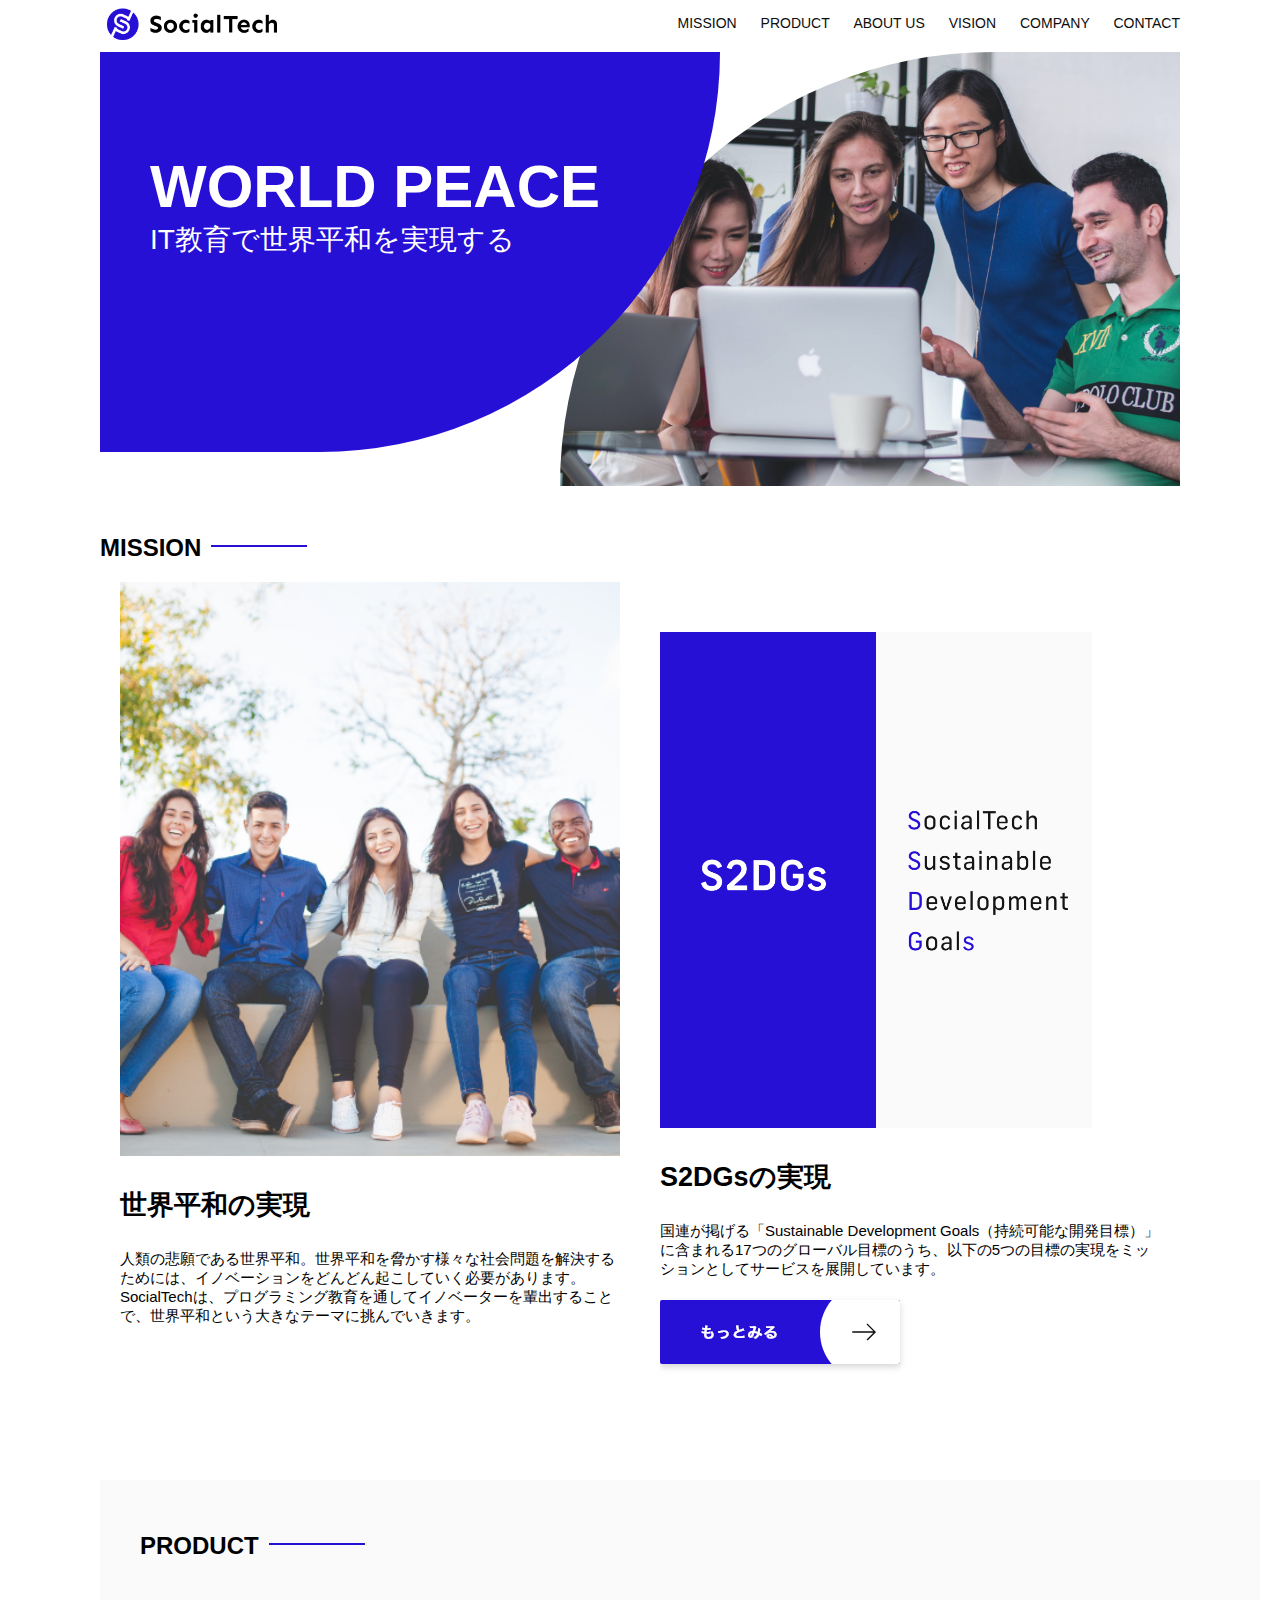
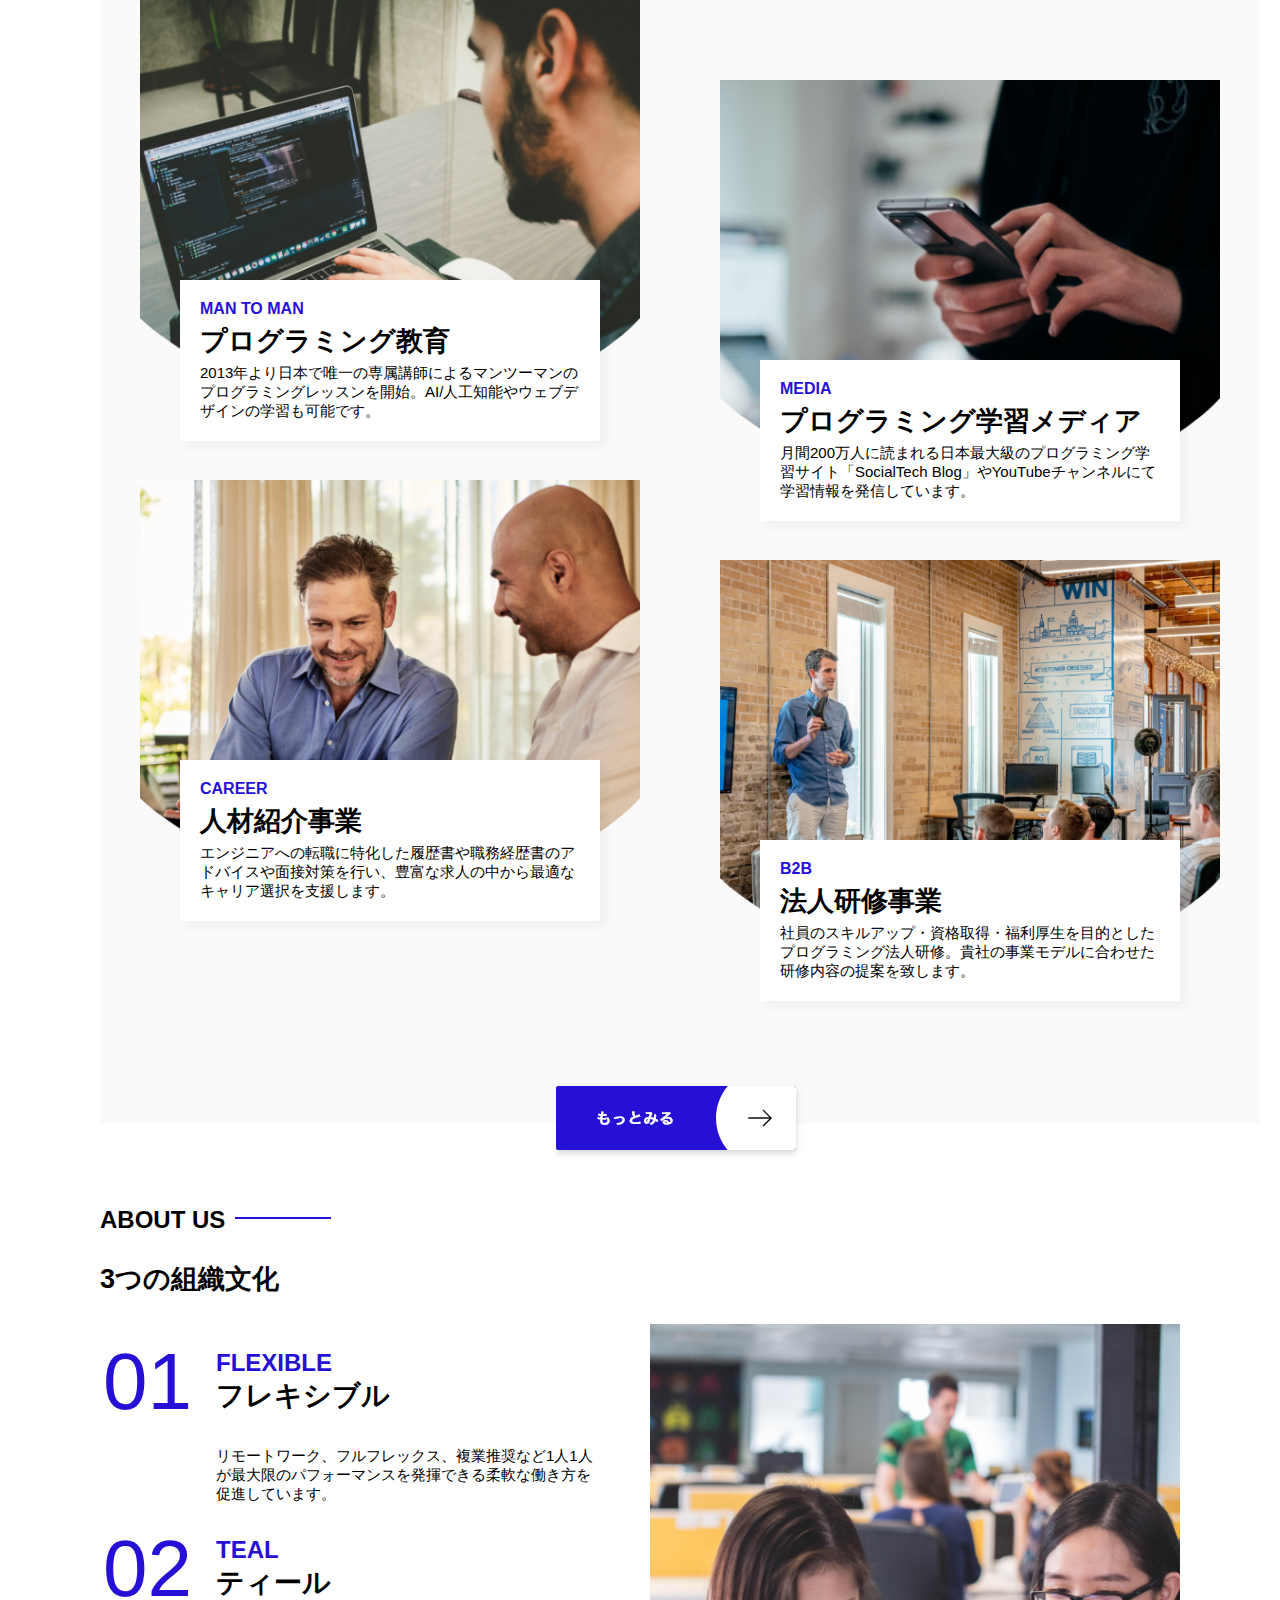
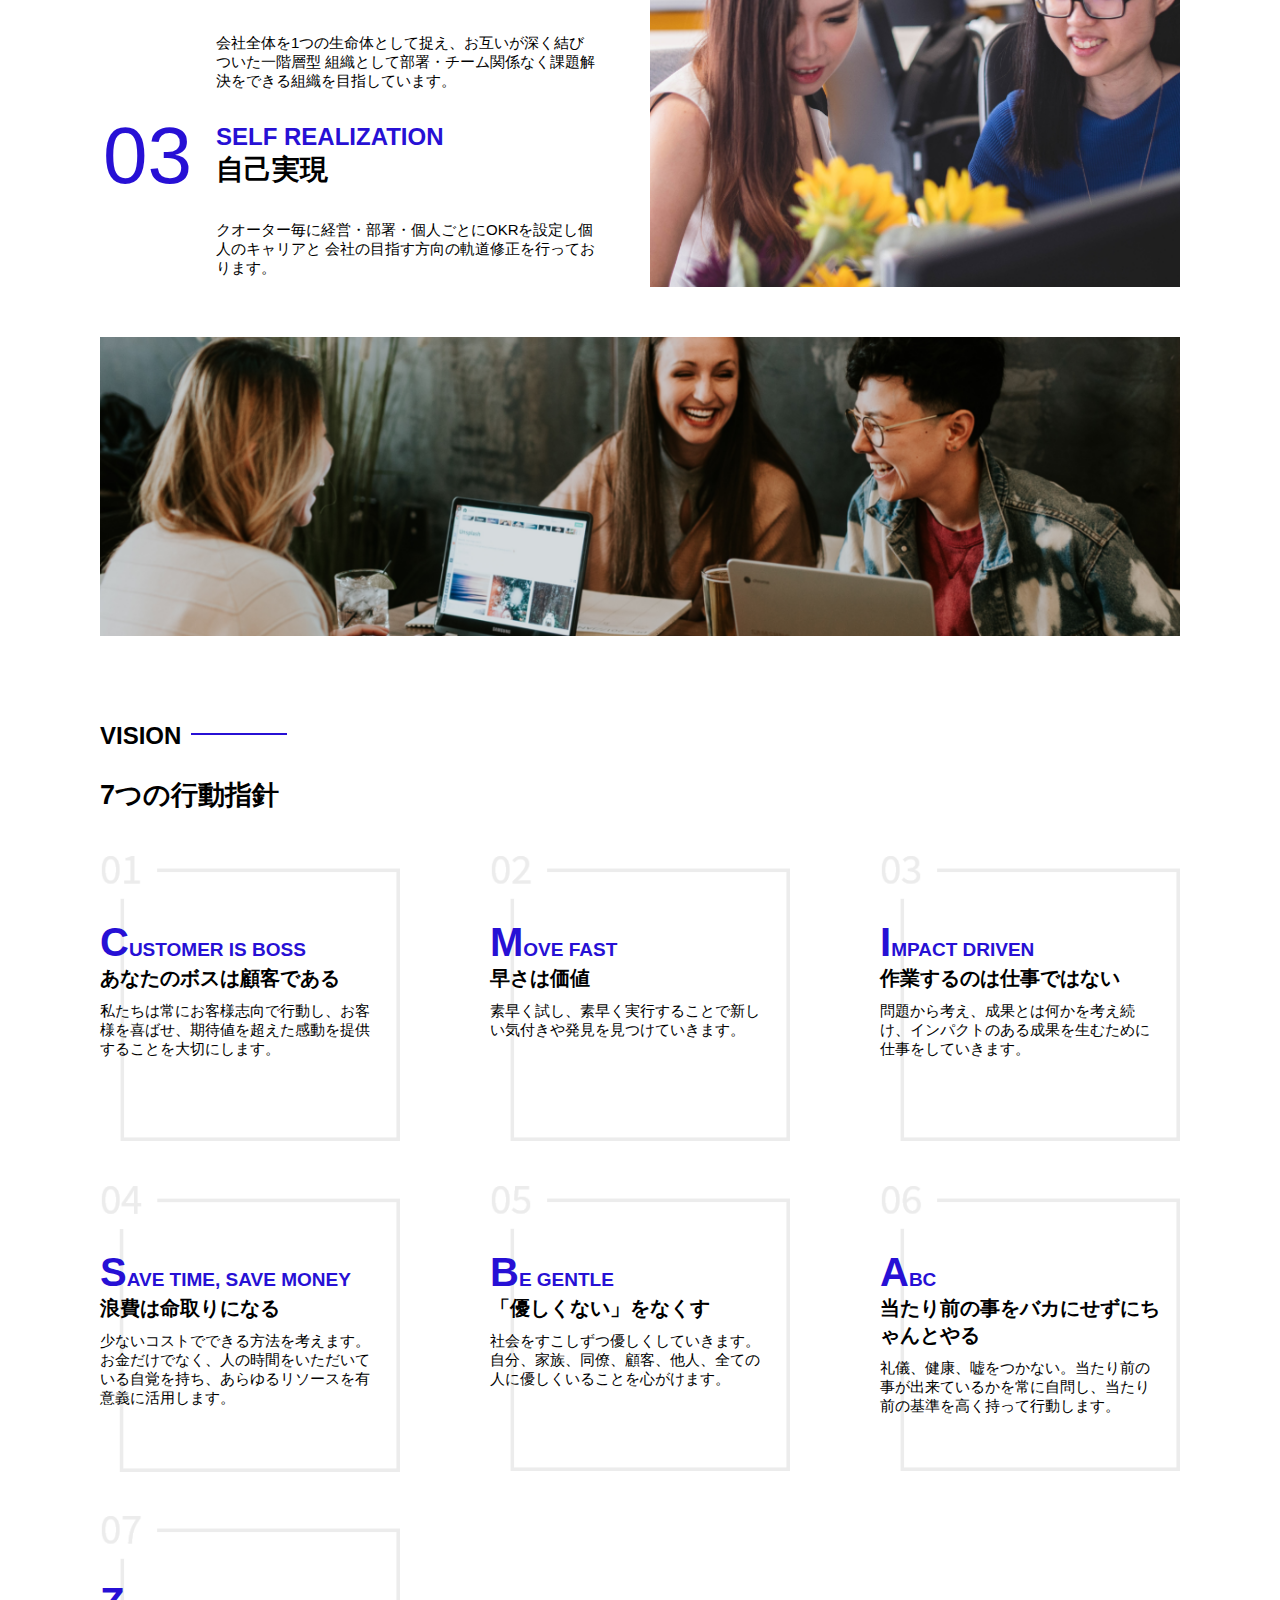
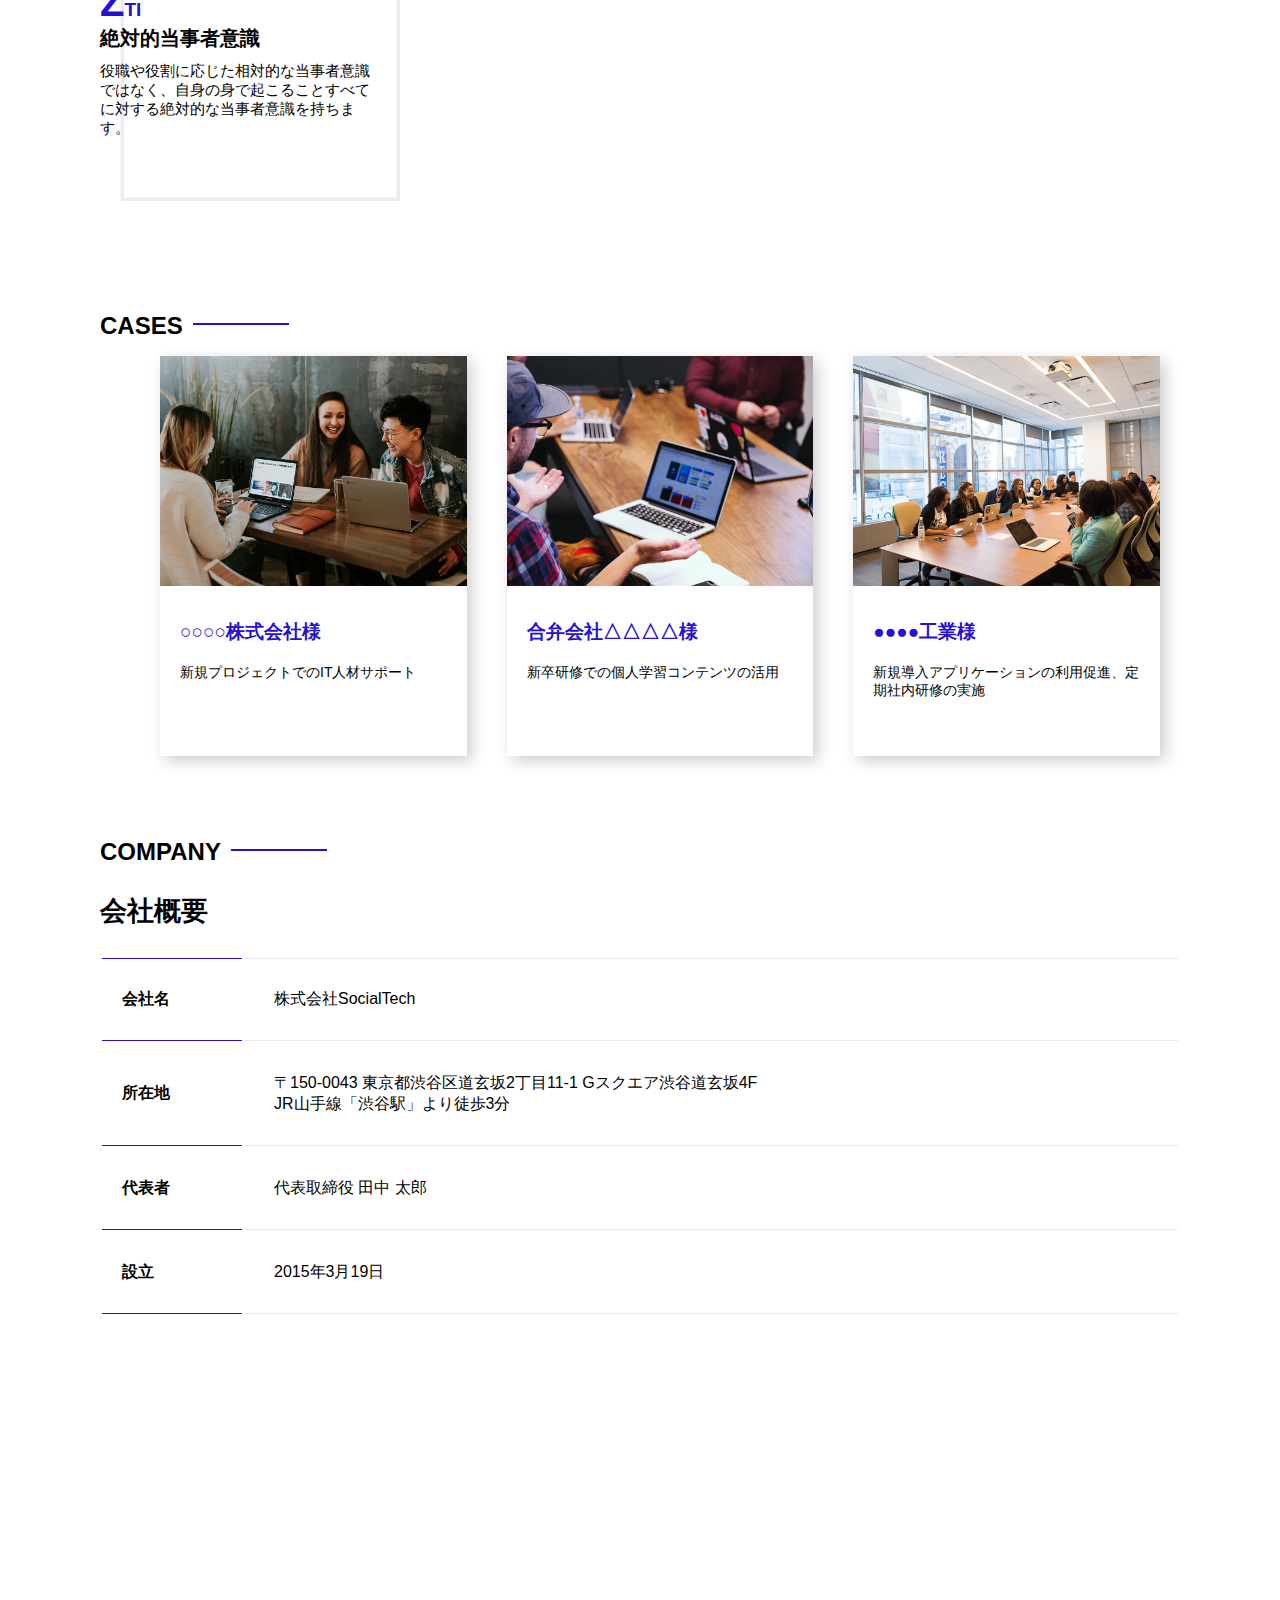
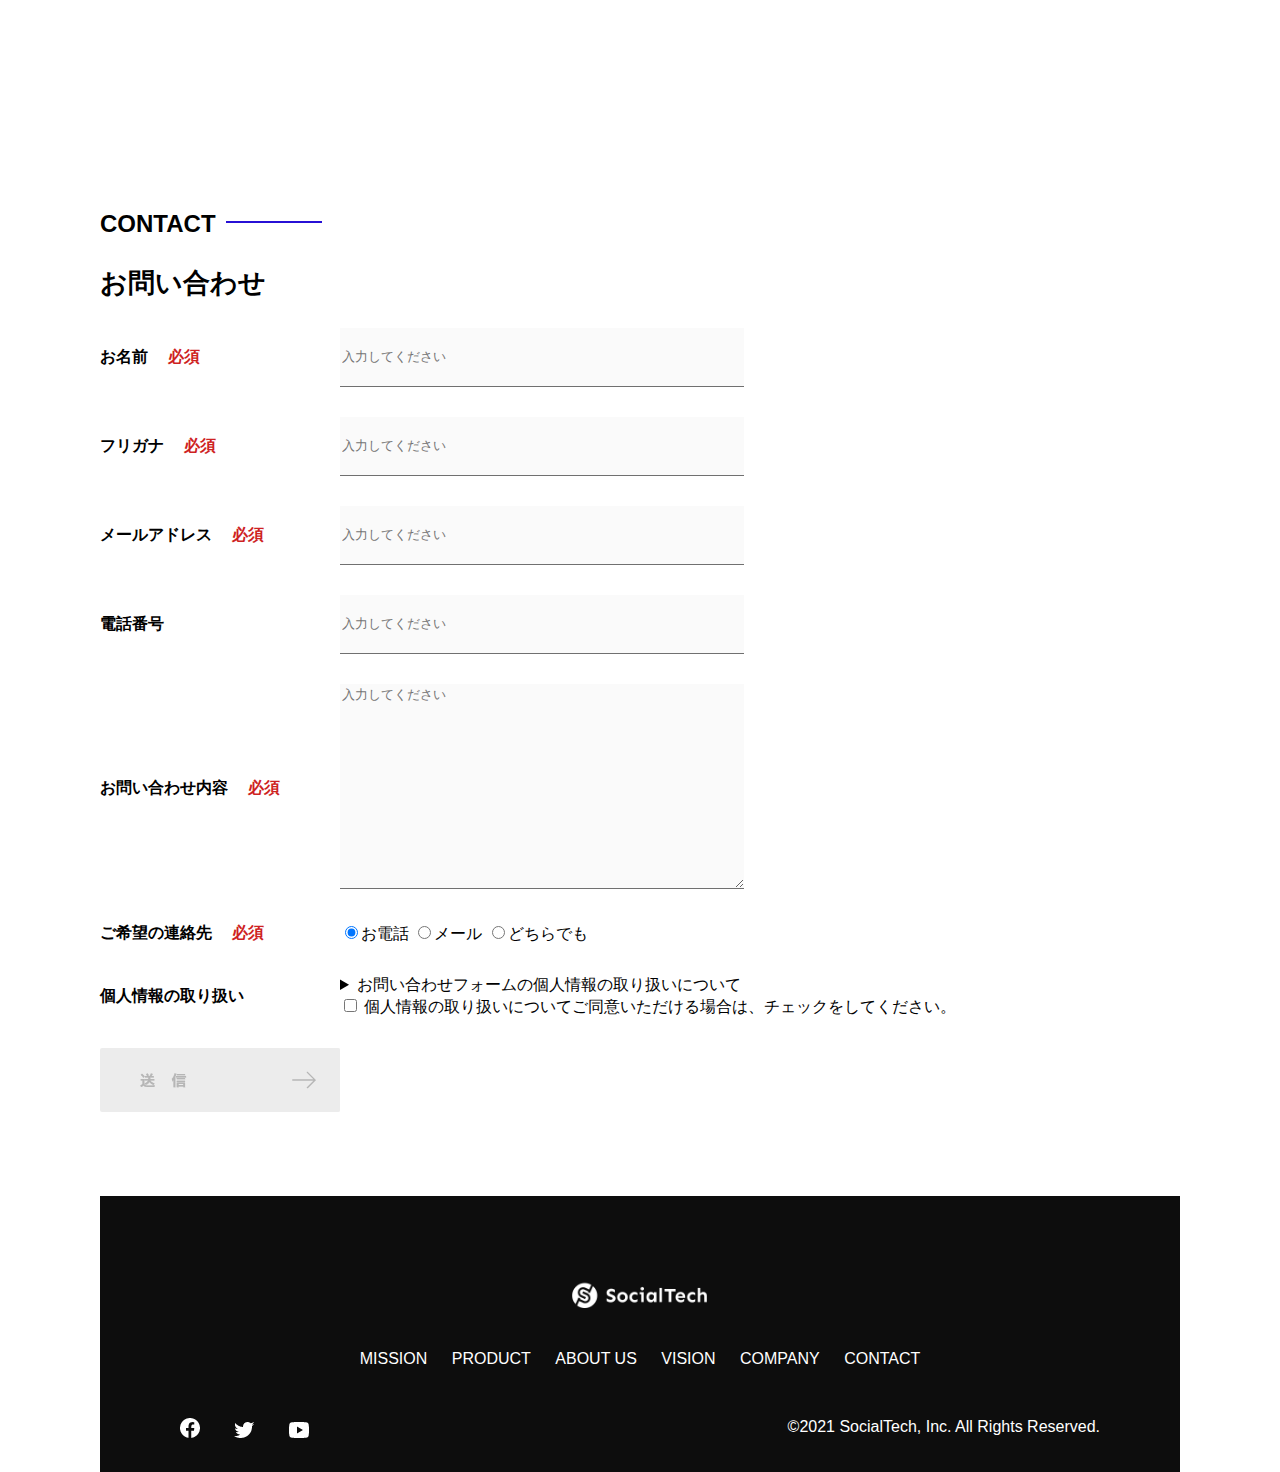
<file: kadai_012/index.html>
<!DOCTYPE html>
<html>
  <head>
    <title>SocialTech</title>
    <meta charset="UTF-8" />
    <meta
      name="description"
      content="SocialTechはEdTech業界のリーディングカンパニーを目指します。"
    />
    <meta name="viewport" content="width=device-width, initial-scale=1.0" />
    <link rel="stylesheet" href="style.css" />
  </head>
  <body>
    <!-- ヘッダー -->
    <header>
      <!-- ロゴ -->
      <a href="index.html" id="logo"
        ><img src="images/logo.png" alt="トップページに戻る"
      /></a>

      <!-- PC用ナビゲーション -->
      <nav id="nav-pc">
        <a href="mission.html">MISSION</a>
        <a href="product.html">PRODUCT</a>
        <a href="index.html#aboutus">ABOUT US</a>
        <a href="index.html#vision">VISION</a>
        <a href="index.html#company">COMPANY</a>
        <a href="index.html#contact">CONTACT</a>
      </nav>
    </header>
    <main>
      <article>
        <!-- メインビジュアル -->
        <section id="main-visual">
          <div id="main-message">
            <h1>WORLD PEACE</h1>
            <p>IT教育で世界平和を実現する</p>
          </div>
          <img
            src="images/index/index-main.png"
            alt="PCの周りに集まる多国籍の仲間たち"
          />
        </section>
        <!--ミッション-->
        <section id="mission">
          <h2 class="index-h2">MISSION</h2>
          <div id="mission-flex">
            <div>
              <img
                id="mission-photo"
                src="images/index/index-mission.png"
                alt="屋外のベンチで写真を撮影する多国籍の仲間たち"
              />
              <h3>世界平和の実現</h3>
              <p>
                人類の悲願である世界平和。世界平和を脅かす様々な社会問題を解決するためには、イノベーションをどんどん起こしていく必要があります。SocialTechは、プログラミング教育を通してイノベーターを輩出することで、世界平和という大きなテーマに挑んでいきます。
              </p>
            </div>
            <div>
              <img id="s2dgs" src="images/index/s2dgs.png" alt="S2DGs" />
              <h3>S2DGsの実現</h3>
              <p>
                国連が掲げる「Sustainable Development
                Goals（持続可能な開発目標）」に含まれる17つのグローバル目標のうち、以下の5つの目標の実現をミッションとしてサービスを展開しています。
              </p>
              <a href="mission.html">
                <img src="images/button-more.png" alt="もっとみる" />
              </a>
            </div>
          </div>
        </section>
        <!-- プロダクト -->
        <section id="product">
          <h2 class="index-h2">PRODUCT</h2>
          <div>
            <div id="product-left">
              <div>
                <img
                  class="product-photo"
                  src="images/index/index-mantoman.png"
                  alt="PCでコードを書く男性"
                />
                <div class="product-explain">
                  <span>MAN TO MAN</span>
                  <h3>プログラミング教育</h3>
                  <p>
                    2013年より日本で唯一の専属講師によるマンツーマンのプログラミングレッスンを開始。AI/人工知能やウェブデザインの学習も可能です。
                  </p>
                </div>
              </div>
              <div>
                <img
                  class="product-photo"
                  src="images/index/index-career.png"
                  alt="笑顔で話し合う2人の男性"
                />
                <div class="product-explain">
                  <span>CAREER</span>
                  <h3>人材紹介事業</h3>
                  <p>
                    エンジニアへの転職に特化した履歴書や職務経歴書のアドバイスや面接対策を行い、豊富な求人の中から最適なキャリア選択を支援します。
                  </p>
                </div>
              </div>
            </div>
            <div id="product-right">
              <div>
                <img
                  class="product-photo"
                  src="images/index/index-media.png"
                  alt="スマートフォンを操作する人"
                />
                <div class="product-explain">
                  <span>MEDIA</span>
                  <h3>プログラミング学習メディア</h3>
                  <p>
                    月間200万人に読まれる日本最大級のプログラミング学習サイト「SocialTech
                    Blog」やYouTubeチャンネルにて学習情報を発信しています。
                  </p>
                </div>
              </div>
              <div>
                <img
                  class="product-photo"
                  src="images/index/index-b2b.png"
                  alt="講演中の男性とそれを聴く人々"
                />
                <div class="product-explain">
                  <span>B2B</span>
                  <h3>法人研修事業</h3>
                  <p>
                    社員のスキルアップ・資格取得・福利厚生を目的としたプログラミング法人研修。貴社の事業モデルに合わせた研修内容の提案を致します。
                  </p>
                </div>
              </div>
            </div>
          </div>
          <div>
            <a id="product-more" href="product.html">
              <img src="images/button-more.png" alt="もっとみる" />
            </a>
          </div>
        </section>
        <!---ABOUT US-->
        <section id="aboutus">
          <h2 class="index-h2">ABOUT US</h2>
          <h3>3つの組織文化</h3>
          <div>
            <table class="culture-table">
              <tr>
                <td>
                  <span class="culture-num">01</span>
                </td>
                <td>
                  <span class="culture-en">FLEXIBLE</span>
                  <span class="culture-jp">フレキシブル</span>
                </td>
              </tr>
              <tr>
                <td>
                  <!--空のセル-->
                </td>
                <td>
                  <p class="culture-description">
                    リモートワーク、フルフレックス、複業推奨など1人1人が最大限のパフォーマンスを発揮できる柔軟な働き方を促進しています。
                  </p>
                </td>
              </tr>
              <tr>
                <td>
                  <span class="culture-num">02</span>
                </td>
                <td>
                  <span class="culture-en">TEAL</span>
                  <span class="culture-jp">ティール</span>
                </td>
              </tr>
              <tr>
                <td>
                  <!--空のセル-->
                </td>
                <td>
                  <p class="culture-description">
                    会社全体を1つの生命体として捉え、お互いが深く結びついた一階層型
                    組織として部署・チーム関係なく課題解決をできる組織を目指しています。
                  </p>
                </td>
              </tr>
              <tr>
                <td>
                  <span class="culture-num">03</span>
                </td>
                <td>
                  <span class="culture-en">SELF REALIZATION</span>
                  <span class="culture-jp">自己実現</span>
                </td>
              </tr>
              <tr>
                <td>
                  <!--空のセル-->
                </td>
                <td>
                  <p class="culture-description">
                    クオーター毎に経営・部署・個人ごとにOKRを設定し個人のキャリアと
                    会社の目指す方向の軌道修正を行っております。
                  </p>
                </td>
              </tr>
            </table>
            <img
              class="culture-img"
              src="images/index/index-aboutus1.png"
              alt="笑顔で話し合う2人の女性"
            />
          </div>
          <img
            class="culture-img2"
            src="images/index/index-aboutus2.png"
            alt="笑顔で話し合う3人の男女"
          />
        </section>
        <!-- VISION -->
        <section id="vision">
          <h2 class="index-h2">VISION</h2>
          <h3>7つの行動指針</h3>
          <div>
            <div class="vision-box">
              <img src="images/index/vision-01.png" alt="01" />
              <span>
                <h4>CUSTOMER IS BOSS</h4>
                <h5>あなたのボスは顧客である</h5>
                <p>
                  私たちは常にお客様志向で行動し、お客様を喜ばせ、期待値を超えた感動を提供することを大切にします。
                </p>
              </span>
            </div>
            <div class="vision-box">
              <img src="images/index/vision-02.png" alt="02" />
              <span>
                <h4>MOVE FAST</h4>
                <h5>早さは価値</h5>
                <p>
                  素早く試し、素早く実行することで新しい気付きや発見を見つけていきます。
                </p>
              </span>
            </div>
            <div class="vision-box">
              <img src="images/index/vision-03.png" alt="03" />
              <span>
                <h4>IMPACT DRIVEN</h4>
                <h5>作業するのは仕事ではない</h5>
                <p>
                  問題から考え、成果とは何かを考え続け、インパクトのある成果を生むために仕事をしていきます。
                </p>
              </span>
            </div>
            <div class="vision-box">
              <img src="images/index/vision-04.png" alt="04" />
              <span>
                <h4>SAVE TIME, SAVE MONEY</h4>
                <h5>浪費は命取りになる</h5>
                <p>
                  少ないコストでできる方法を考えます。お金だけでなく、人の時間をいただいている自覚を持ち、あらゆるリソースを有意義に活用します。
                </p>
              </span>
            </div>
            <div class="vision-box">
              <img src="images/index/vision-05.png" alt="05" />
              <span>
                <h4>BE GENTLE</h4>
                <h5>「優しくない」をなくす</h5>
                <p>
                  社会をすこしずつ優しくしていきます。自分、家族、同僚、顧客、他人、全ての人に優しくいることを心がけます。
                </p>
              </span>
            </div>
            <div class="vision-box">
              <img src="images/index/vision-06.png" alt="06" />
              <span>
                <h4>ABC</h4>
                <h5>当たり前の事をバカにせずにちゃんとやる</h5>
                <p>
                  礼儀、健康、嘘をつかない。当たり前の事が出来ているかを常に自問し、当たり前の基準を高く持って行動します。
                </p>
              </span>
            </div>
            <div class="vision-box">
              <img src="images/index/vision-07.png" alt="07" />
              <span>
                <h4>ZTI</h4>
                <h5>絶対的当事者意識</h5>
                <p>
                  役職や役割に応じた相対的な当事者意識ではなく、自身の身で起こることすべてに対する絶対的な当事者意識を持ちます。
                </p>
              </span>
            </div>
          </div>
        </section>
        <!-- CASES -->
         <section id="cases">
          <h2 class="index-h2">CASES</h2>
          <ul>
            <!-- 事例１-->
             <li class="case-card">
              <img src="images/index/case-1.png" class="case-img" alt="仲良く語り合う3人"/>
              <div class="case-info">
                <h3 class="case-name">○○○○株式会社様</h3>
                <p class="case-content">新規プロジェクトでのIT人材サポート</p>
              </div>
             </li>
             <!-- 事例2 -->
              <li class="case-card">
                <img src="images/index/case-2.png" class="case-img" alt="PCでコンテンツを見る"/>
                <div class="case-info">
                  <h3 class="case-name">合弁会社△△△△様</h3>
                  <p class="case-content">新卒研修での個人学習コンテンツの活用</p>
                </div>
              </li>
              <!--事例３-->
              <li class="case-card">
                <img src="images/index/case-3.png" class="case-img" alt="社内研修中の会議室"/>
                <div class="case-info">
                  <h3 class="case-name">●●●●工業様</h3>
                  <p class="case-content">新規導入アプリケーションの利用促進、定期社内研修の実施</p>
                </div>
              </li>
          </ul>
         </section>

        <!-- COMPANY -->
        <section id="company">
          <h2 class="index-h2">COMPANY</h2>
          <h3>会社概要</h3>
          <table id="company-table">
            <tr>
              <th class="tableheader-first">会社名</th>
              <td class="cell-first">株式会社SocialTech</td>
            </tr>
            <tr>
              <th class="tableheader">所在地</th>
              <td class="cell">
                〒150-0043 東京都渋谷区道玄坂2丁目11-1 Gスクエア渋谷道玄坂4F<br />JR山手線「渋谷駅」より徒歩3分
              </td>
            </tr>
            <tr>
              <th class="tableheader">代表者</th>
              <td class="cell">代表取締役 田中 太郎</td>
            </tr>
            <tr>
              <th class="tableheader">設立</th>
              <td class="cell">2015年3月19日</td>
            </tr>
          </table>
          <iframe
            src="https://www.google.com/maps/embed?pb=!1m18!1m12!1m3!1d3241.7759544892483!2d139.69399665123464!3d35.65789123876098!2m3!1f0!2f0!3f0!3m2!1i1024!2i768!4f13.1!3m3!1m2!1s0x60188caa0042e8d1%3A0xba130bea826a7aa2!2z44CSMTUwLTAwNDMg5p2x5Lqs6YO95riL6LC35Yy66YGT546E5Z2C77yS5LiB55uu77yR77yR4oiS77yR!5e0!3m2!1sja!2sjp!4v1636872991912!5m2!1sja!2sjp"
            style="border: 0"
            allowfullscreen=""
            loading="lazy"
          >
          </iframe>
        </section>
        <!-- お問い合わせフォーム -->
        <section id="contact">
          <h2 class="index-h2">CONTACT</h2>
          <h3>お問い合わせ</h3>
          <form action="https://api.staticforms.xyz/submit" method="post">
            <input type="text" name="honeypot" style="display:none">
            <input type="hidden" name="accessKey" value="ffe1178f-137b-4182-b60d-1d13c21a5767">
            <input type="hidden" name="subject" value="Webサイトからお問い合わせがありました" />
            <input type="hidden" name="replyTo" value="m.sep1@icloud.com">
            <input type="hidden" name="redirectTo" value="">

            <div>
              <div class="contact-heading">
                <label class="contact-label"
                  >お名前<span class="contact-span">必須</span></label
                >
              </div>
              <div class="contact-form">
                <input
                  type="text"
                  name="name"
                  placeholder="入力してください"
                  class="contact-textbox"
                />
              </div>
            </div>
            <div>
              <div class="contact-heading">
                <label class="contact-label"
                  >フリガナ<span class="contact-span">必須</span></label
                >
              </div>
              <div>
                <input
                  type="text"
                  name="hurigana"
                  placeholder="入力してください"
                  class="contact-textbox"
                />
              </div>
            </div>
            <div>
              <div class="contact-heading">
                <label class="contact-label"
                  >メールアドレス<span class="contact-span">必須</span></label
                >
              </div>
              <div>
                <input
                  type="text"
                  name="email"
                  placeholder="入力してください"
                  class="contact-textbox"
                />
              </div>
            </div>
            <div>
              <div class="contact-heading">
                <label class="contact-label">電話番号</label>
              </div>
              <div>
                <input
                  type="text"
                  name="tel"
                  placeholder="入力してください"
                  class="contact-textbox"
                />
              </div>
            </div>
            <div>
              <div class="contact-heading">
                <label class="contact-label"
                  >お問い合わせ内容<span class="contact-span">必須</span></label
                >
              </div>
              <div>
                <textarea
                  class="contact-textarea"
                  placeholder="入力してください"
                  name="message"
                ></textarea>
              </div>
            </div>
            <div>
              <div class="contact-heading">
                <label class="contact-label"
                  >ご希望の連絡先<span class="contact-span">必須</span></label
                >
              </div>
              <div>
                <input
                  class="radiobutton"
                  type="radio"
                  value="tel"
                  name="contact"
                  checked
                /><label>お電話</label>
                <input
                  class="radiobutton"
                  type="radio"
                  value="mail"
                  name="contact"
                /><label>メール</label>
                <input
                  class="radiobutton"
                  type="radio"
                  value="both"
                  name="contact"
                /><label>どちらでも</label>
              </div>
            </div>
            <div>
              <div class="contact-heading">
                <label class="contact-label">個人情報の取り扱い</label>
              </div>
              <div>
                <details>
                  <summary>
                    お問い合わせフォームの個人情報の取り扱いについて
                  </summary>
                  <div>
                    <span>１．組織の名称又は氏名</span><br />
                    株式会社SocialTech<br /><br />
                    <span
                      >２．個人情報保護管理者（若しくはその代理人）の氏名又は職名、所属及び連絡先
                      鈴木 一郎 コーポレート部</span
                    ><br />
                    メールアドレス：support@socialtech.net<br />
                    TEL：03-xxxx-xxxx<br />
                    <span>３．個人情報の利用目的</span><br />
                    ・本サービス及び本サービスに関連する情報の提供又はそれらに関する連絡のため<br />
                    ・ユーザーの本人確認のため<br />
                    ・当社サービスのご案内のため<br />
                    ・当社の商品等の広告または宣伝（電子メールによるものを含むものとします。）<br /><br />
                    <span>４．個人情報の取り扱い業務の委託</span><br />
                    個人情報の取扱業務の全部または一部を外部に業務委託する場合があります。<br />
                    その際、弊社は、個人情報を適切に保護できる管理体制を敷き実行していることを条件として<br />
                    委託先を厳選したうえで、機密保持契約を委託先と締結し、お客様の個人情報を厳密に管理させます。<br /><br />
                    <span>５．個人情報の開示等の請求</span><br />
                    お客様は、弊社に対してご自身の個人情報の開示等（利用目的の通知、開示、内容の訂正・追加・削除、利用の停止または消去、第三者への提供の停止）に関して、当社問合わせ窓口に申し出ることができます。<br />
                    その際、弊社はお客様ご本人を確認させていただいたうえで、合理的な期間内に対応いたします。<br /><br />
                    なお、個人情報に関する弊社問合わせ先は、次の通りです。<br /><br />
                    株式会社SocialTech　個人情報問合せ窓口<br />
                    〒150-0043　東京都渋谷区道玄坂2丁目11-1 Ｇスクエア渋谷道玄坂
                    4F<br />
                    メールアドレス：support@socialtech.net　TEL：03-xxxx-xxxx<br /><br />
                    <span>６．個人情報を提供されることの任意性について</span
                    ><br /><br />
                    お客様がご自身の個人情報を弊社に提供されるか否かは、お客様のご判断によりますが、もしご提供されない場合には、適切なサービスが提供できない場合がありますので予めご了承ください。
                  </div>
                </details>
                <input type="checkbox" name="agree" />
                <span
                  >個人情報の取り扱いについてご同意いただける場合は、チェックをしてください。</span
                >
              </div>
            </div>
            <input
              type="image"
              value="Submit"
              src="images/button-submit.png"
              alt="送信する"
            />
          </form>
        </section>
      </article>
      <footer>
        <div id="footer-logo">
          <img src="images/logo-sp.png" alt="SocialTech" />
        </div>
        <div id="footer-link">
          <a href="mission.html">MISSION</a>
          <a href="product.html">PRODUCT</a>
          <a href="index.html#aboutus">ABOUT US</a>
          <a href="index.html#vision">VISION</a>
          <a href="index.html#company">COMPANY</a>
          <a href="index.html#contact">CONTACT</a>
        </div>
        <div id="sns-footer">
          <a href="https://www.facebook.com/sejuku2013"
            ><img src="images/button-facebook.png" alt="Facebookのリンク"
          /></a>
          <a href="https://twitter.com/samuraijuku"
            ><img src="images/button-twitter.png" alt="Twitterのリンク"
          /></a>
          <a href="https://www.youtube.com/channel/UCCFOQO5aDK0xXam4cUQXT8g"
            ><img src="images/button-youtube.png" alt="YouTubeのリンク"
          /></a>
          <span id="copyright"
            >&copy;2021 SocialTech, Inc. All Rights Reserved.
          </span>
        </div>
      </footer>
    </main>
  </body>
</html>
</file>
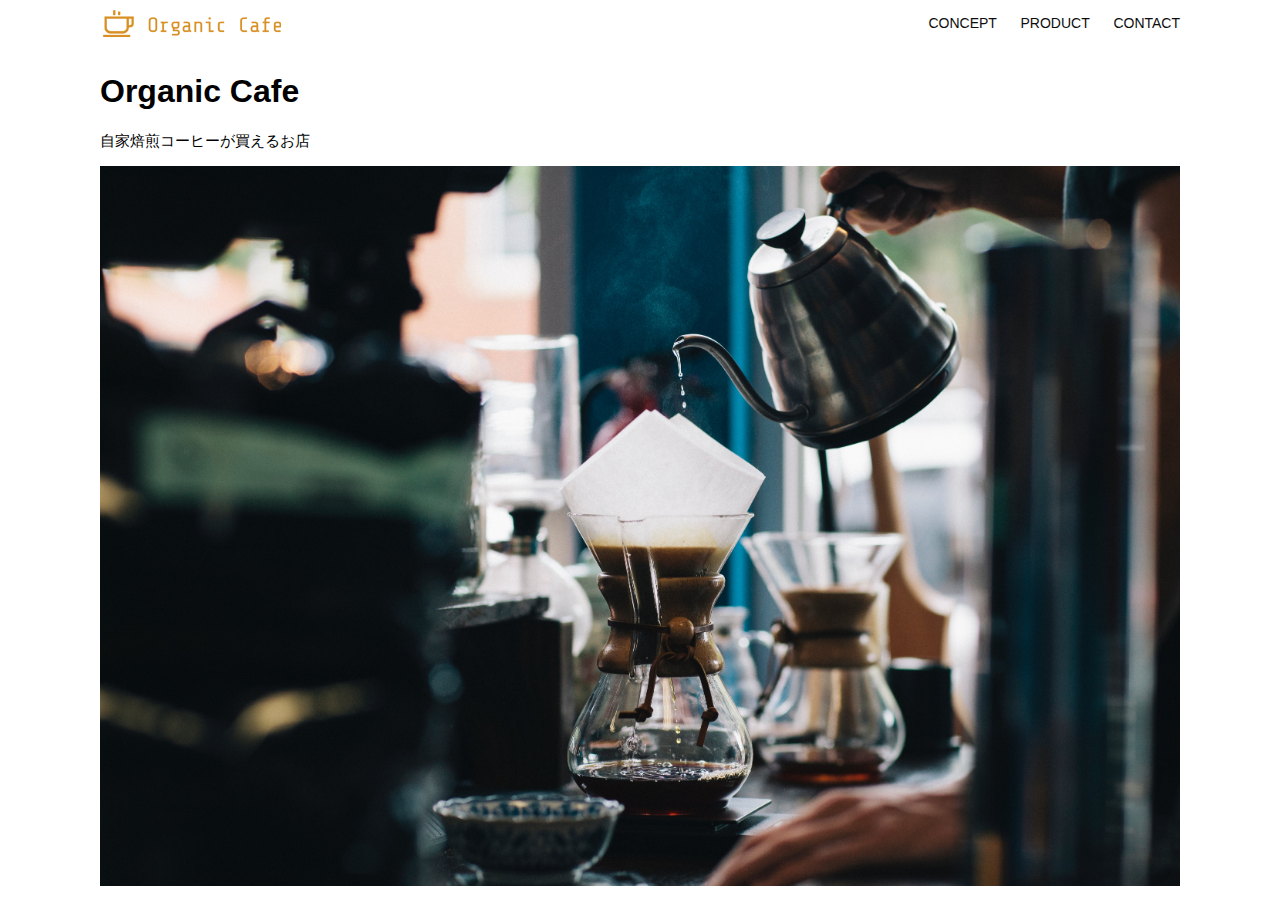
<file: kadai_013/index.html>
<!DOCTYPE html>
<html>
  <head>
    <title>Organic Cafe</title>
    <meta charset="UTF-8" />
    <meta name="description" content="自家焙煎のコーヒーがお家で楽しめるOrganic Cafe"/>
    <meta name="viewport" content="width=device-width, initial-scale=1.0" />
    <link rel="stylesheet" href="style.css" />
  </head>
  <body>
    <!-- ヘッダー -->
    <header>
      <!-- ロゴ -->
      <a href="index.html" id="logo"><img src="images/logo.png" alt="トップページに戻る"/></a>

      <!-- PC用ナビゲーション -->
      <nav id="nav-pc">
        <a href="index.html#concept">CONCEPT</a>
        <a href="index.html#product">PRODUCT</a>
        <a href="index.html#contact">CONTACT</a>
      </nav>
      <!--スマホ用メニューボタン-->
      <img id="menu-sp" src="images/button-menu.png" alt="ナビゲーションを開く" onclick="document.getElementById('nav-sp').style.display='block'">
      <!--スマホ用ナビゲーション-->
      <nav id="nav-sp">
        <img id="close" src="images/button-close.png" alt="ナビゲーションを閉じる" onclick="document.getElementById('nav-sp').style.display='none'">
        <a id="logo-sp" href="index.html" onclick="document.getElementById('nav-sp').style.display='none'"><img src="images/logo-sp.png" alt="トップページに戻る"></a>
       
        <a class="menu" href="index.html#concept" onclick="document.getElementById('nav-sp').style.display ='none'">CONCEPT</a>
        <a class="menu" href="index.html#product" onclick="document.getElementById('nav-sp').style.display ='none'">PRODUCT</a>
        <a class="menu" href="index.html#contact" onclick="document.getElementById('nav-sp').style.display='none'">CONTACT</a>
      </nav>
    </header>

    <main>
      <article>
        <!-- メインビジュアル -->
        <section id="main-visual">
          <div id="main-message">
            <h1>Organic Cafe</h1>
            <p>自家焙煎コーヒーが買えるお店</p>
          </div>
          <img src="images/main-image.jpg" alt="コーヒーをハンドドリップで淹れる画像"/>
        </section>
      </article>
    </main>
  </body>
</html>
</file>
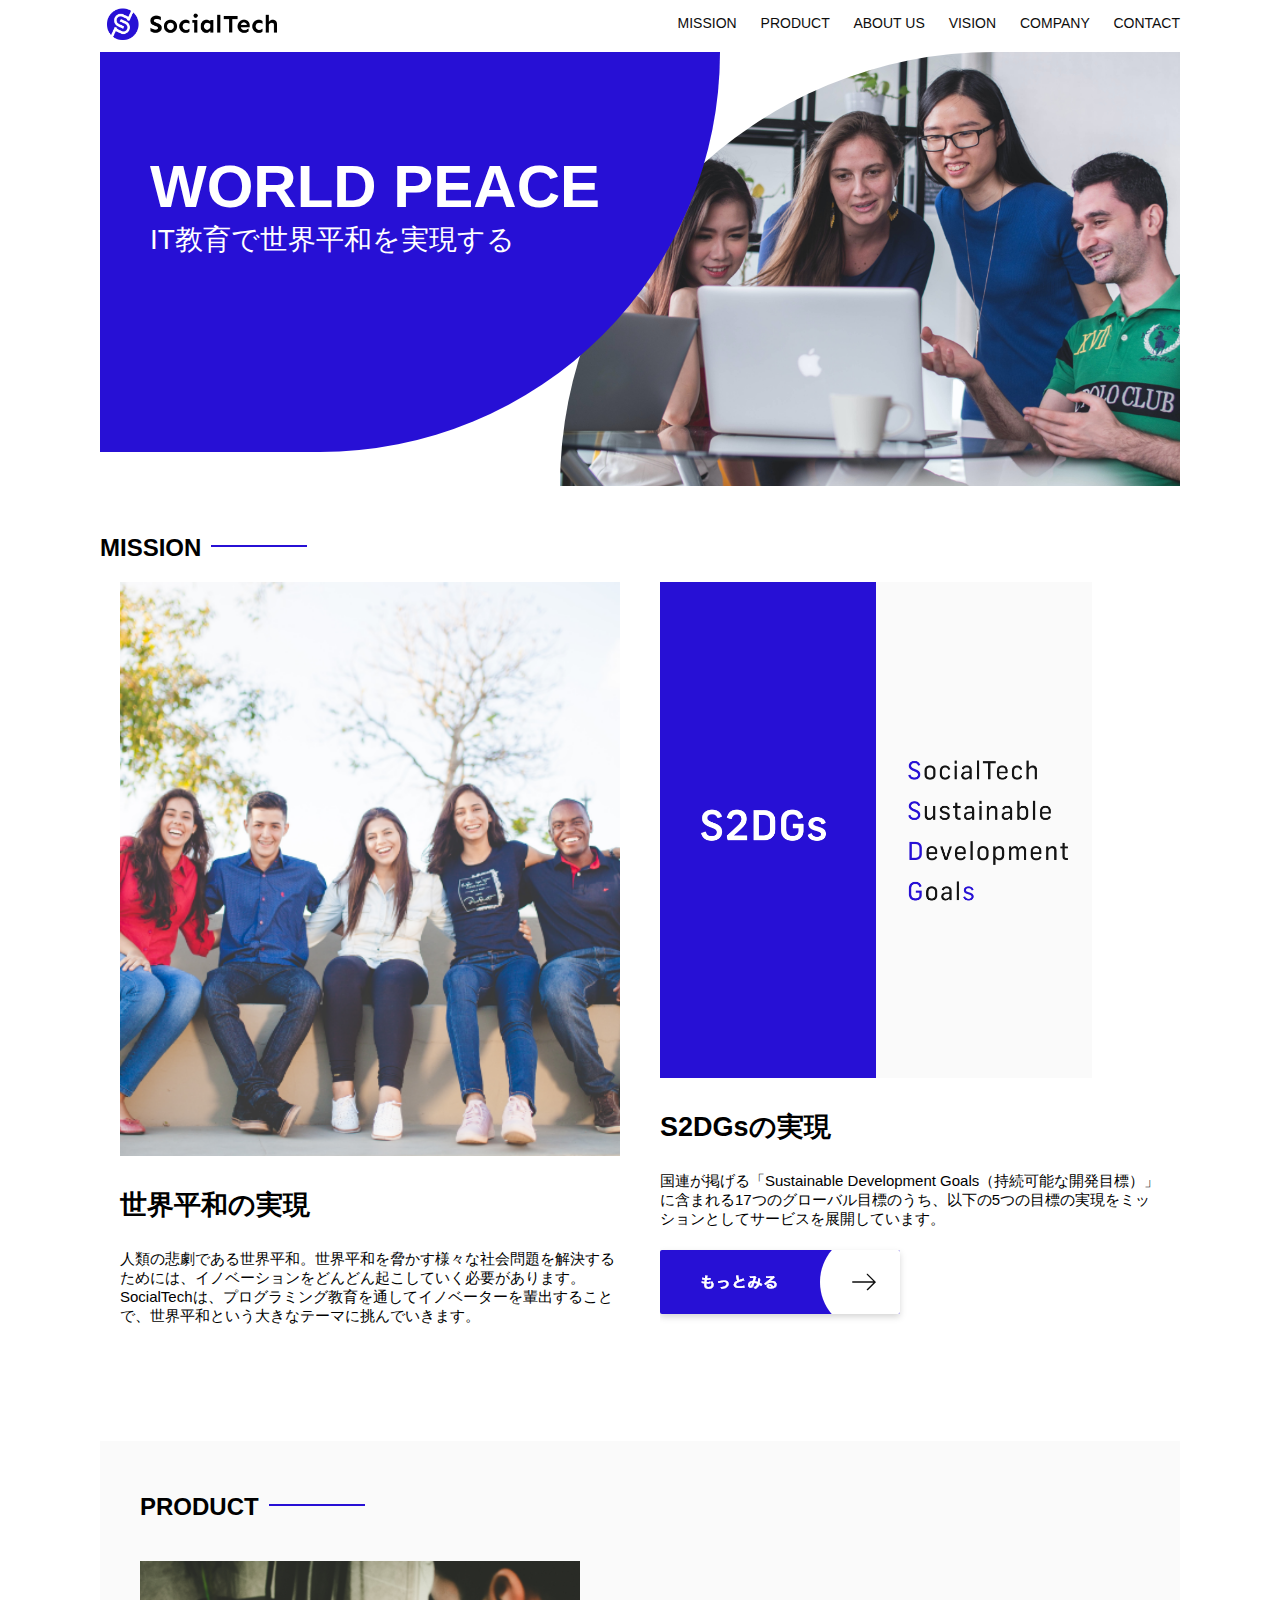
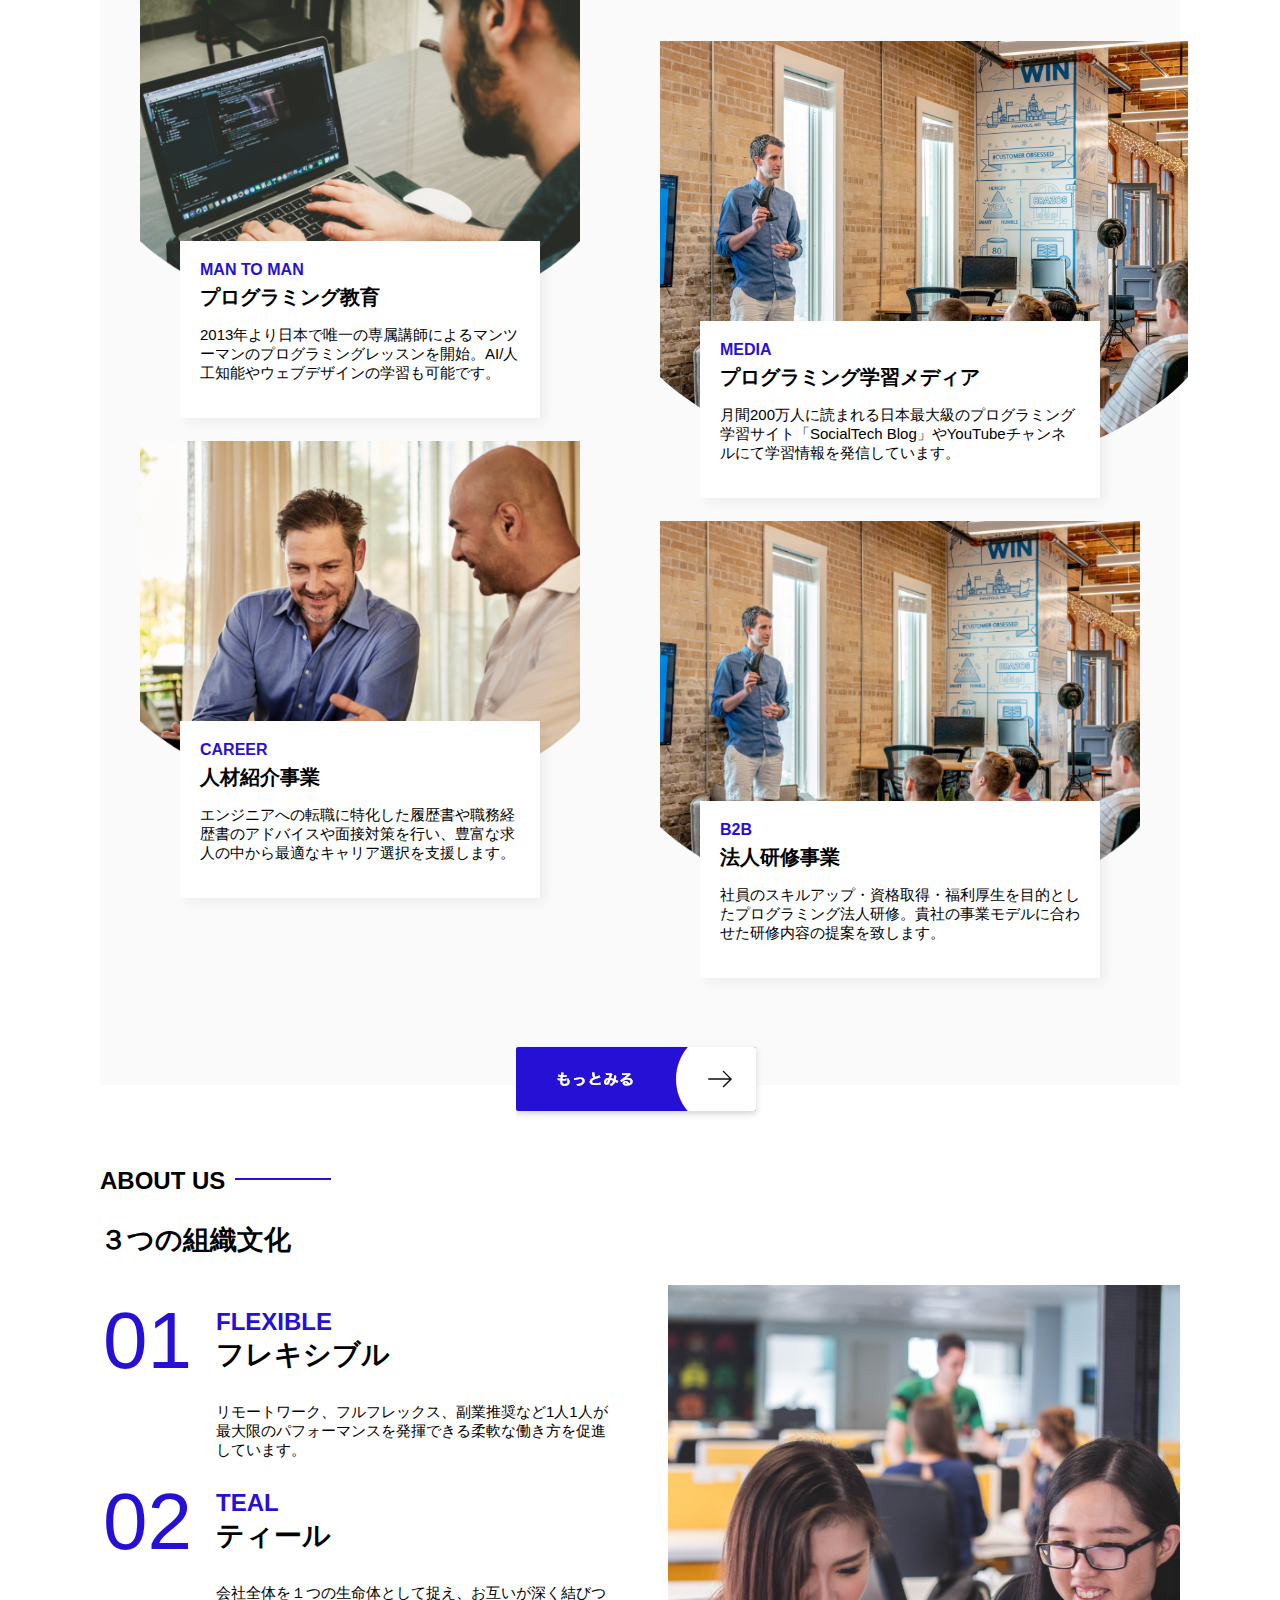
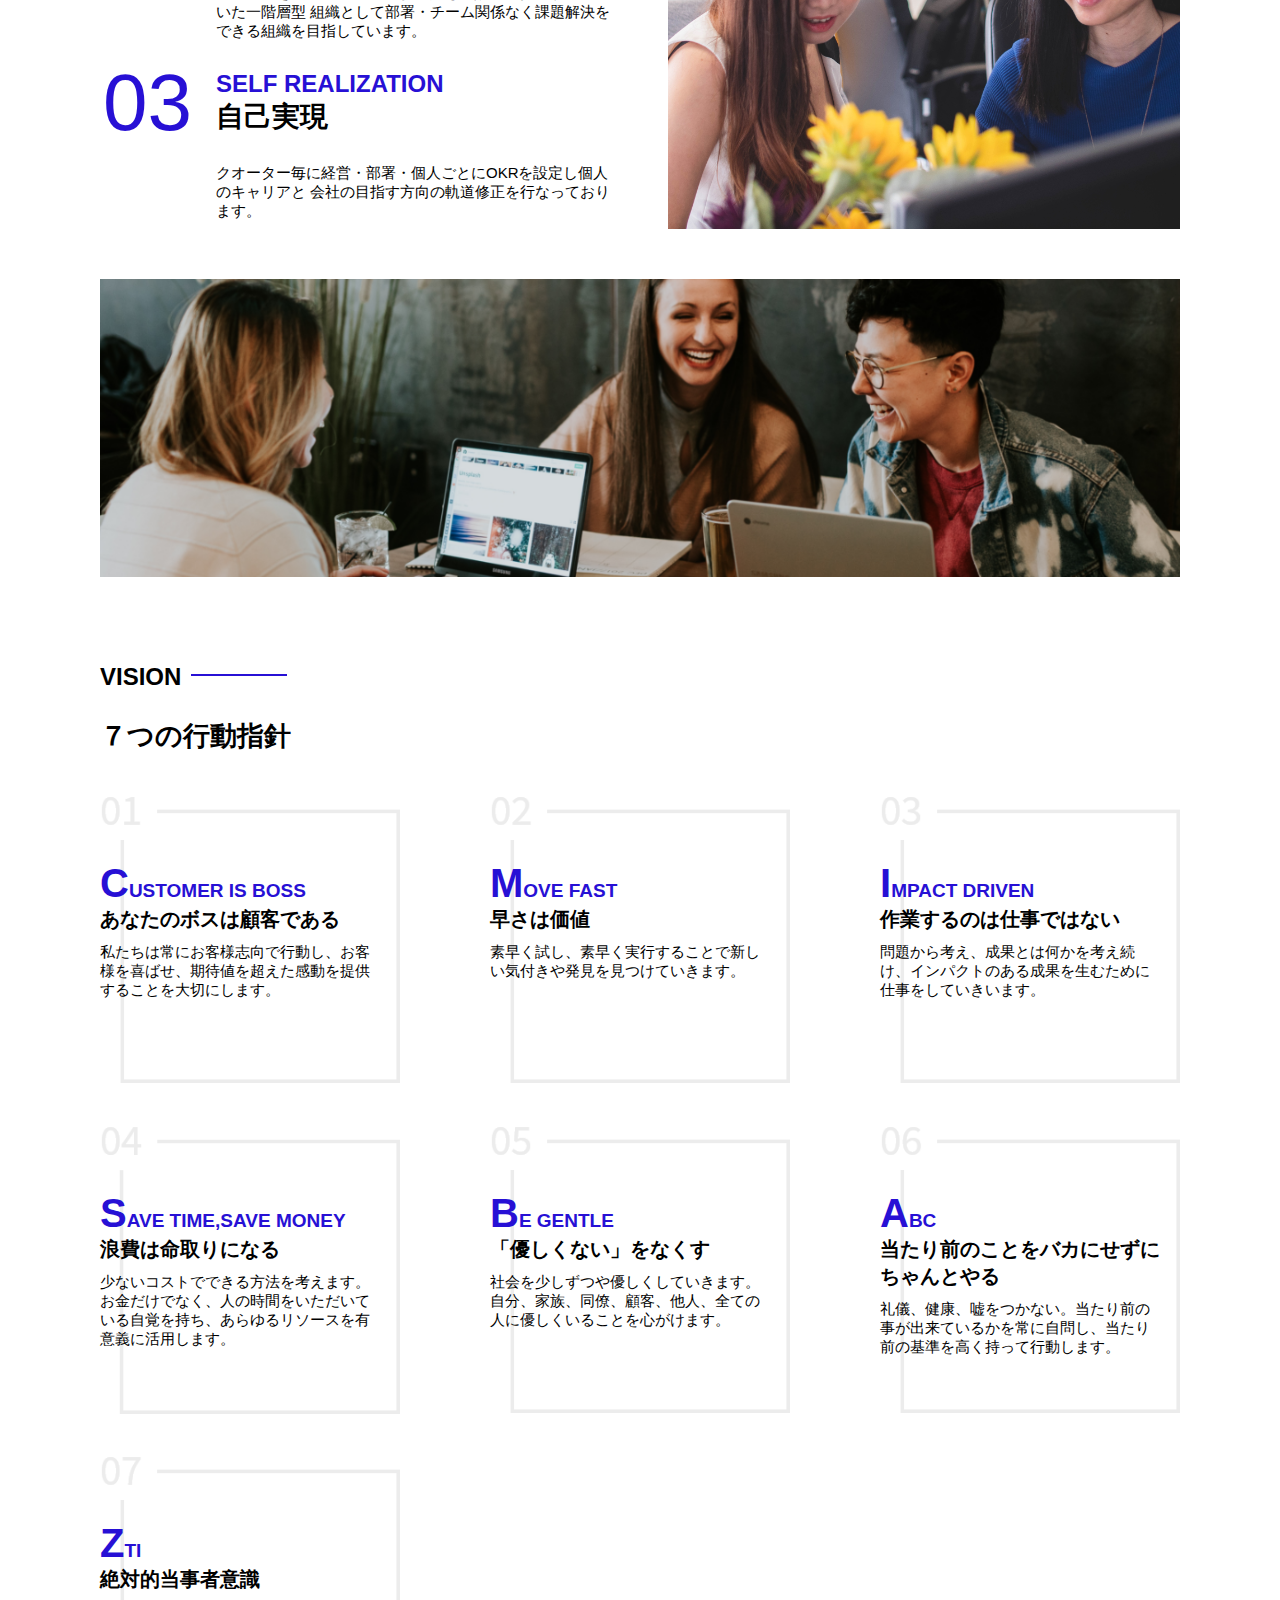
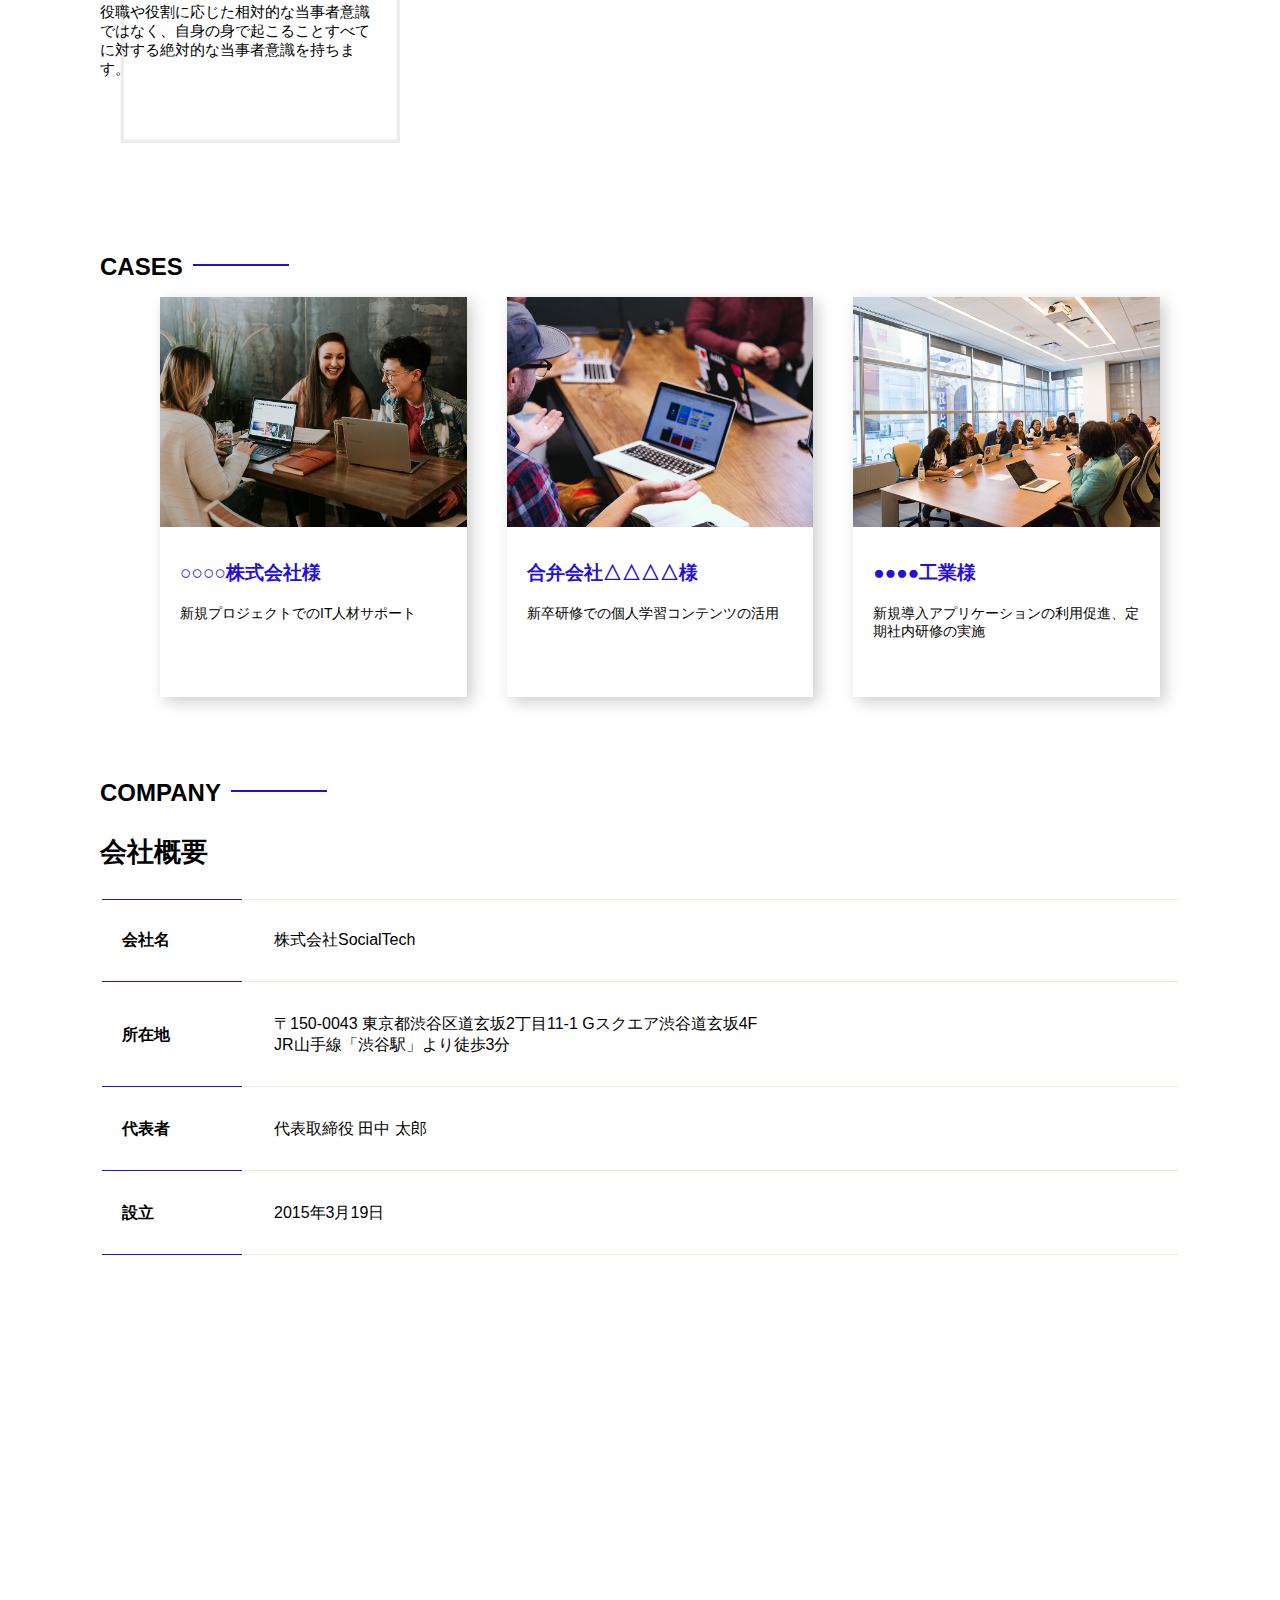
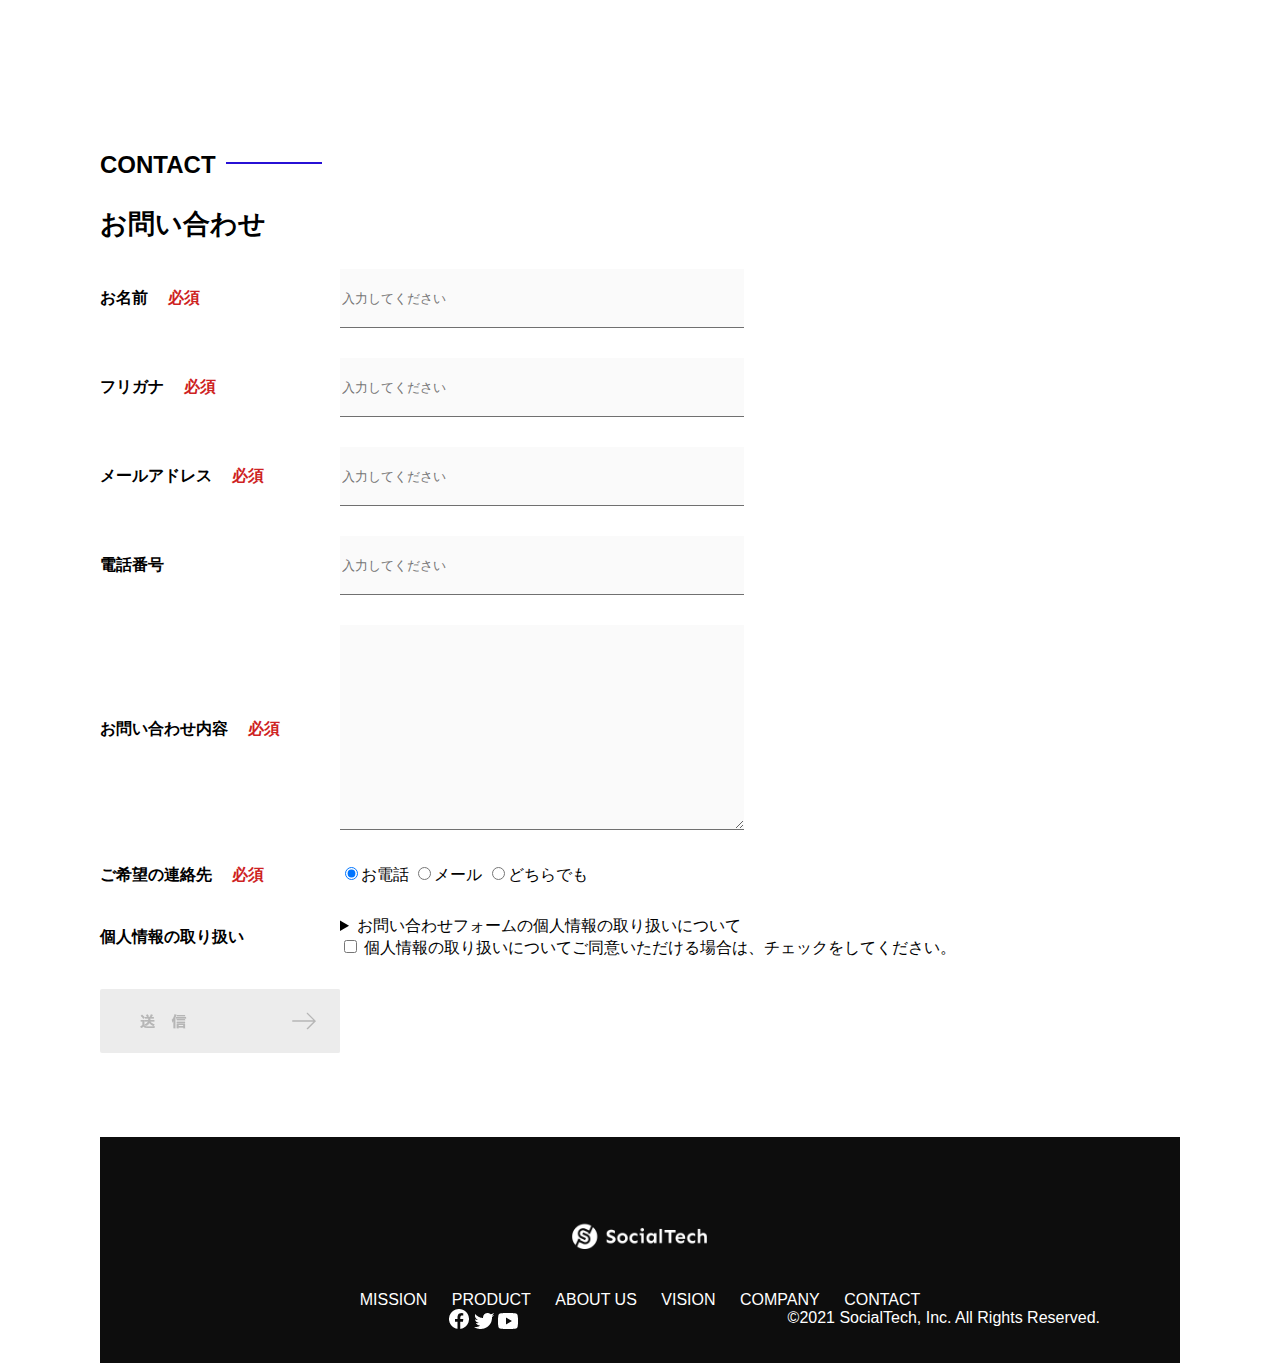
<file: kadai_tutorial_output/index.html>
<!DOCTYPE html>
    <html lang="ja">
    <head>
        <title>SocialTech</title>
        <meta charset="UTF-8">
        <meta name="description" content="SocialTechはEdTech業界のリーディングカンパニーを目指します。">    
        <meta name="viewport" content="width=device-width, initial-scale=1.0">
        <link rel="stylesheet"href="style.css">
    </head>
    <body>  
        <!-- ヘッダー -->
  <header>
        <!-- ロゴ -->
        <a href="index.html" id="logo"><img src="images/logo.png" alt="トップページに戻る"></a>

        <!-- PC用ナビゲーション -->
     <nav id="nav-pc">
        <a href="mission.html">MISSION</a>
        <a href="product.html">PRODUCT</a>
        <a href="index.html#aboutus">ABOUT US</a>
        <a href="index.html#vision">VISION</a>
        <a href="index.html#company">COMPANY</a>
        <a href="index.html#contact">CONTACT</a>
      </nav>
      <!-- スマホ用メニューボタン -->
    <img id="menu-sp" src="images/button-menu.png" alt="ナビゲーションを開く" onclick="document.getElementById('nav-sp').style.display = 'block'">


      <!-- スマホ用ナビゲーション -->
     <nav id="nav-sp">
      <img id="close" src="images/button-close.png" alt="ナビゲーションを閉じる" onclick="document.getElementById('nav-sp').style.display = 'none'">
      <a id="logo-sp" href="index.html" onclick="document.getElementById('nav-sp').style.display = 'none'"><img
          src="images/logo-sp.png" alt="トップページに戻る"></a>
      <a class="menu" href="mission.html" onclick="document.getElementById('nav-sp').style.display = 'none'">MISSION</a>
      <a class="menu" href="product.html" onclick="document.getElementById('nav-sp').style.display = 'none'">PRODUCT</a>
      <a class="menu" href="index.html#aboutus" onclick="document.getElementById('nav-sp').style.display = 'none'">ABOUT
        US</a>
      <a class="menu" href="index.html#vision"
        onclick="document.getElementById('nav-sp').style.display = 'none'">VISION</a>
      <a class="menu" href="index.html#company"
        onclick="document.getElementById('nav-sp').style.display = 'none'">COMPANY</a>
      <a class="menu" href="index.html#contact"
        onclick="document.getElementById('nav-sp').style.display = 'none'">CONTACT</a>
      <div id="sns">
        <a href="https://www.facebook.com/sejuku2013"><img src="images/button-facebook.png" alt="Facebookのリンク"></a>
        <a href="https://twitter.com/samuraijuku"><img src="images/button-twitter.png" alt="Twitterのリンク"></a>
        <a href="https://www.youtube.com/channel/UCCFOQO5aDK0xXam4cUQXT8g"><img src="images/button-youtube.png" alt="YouTubeのリンク"></a>
      </div>
    </nav>
    </header> 
    <main>
        <article>
            <!-- メインビジュアル -->
             <section id="main-visual">
                <div id="main-message">
                    <h1>WORLD PEACE</h1>
                    <p>IT教育で世界平和を実現する</p>
                </div>
                <img src="images/index/index-main.png" alt="PCの周りに集まる多国籍の仲間たち">
             </section>
              <!--ミッション-->
              <section id="mission">
                 <h2 class="index-h2">MISSION</h2>
                <div id="mission-flex">
                    <div>
                        <img id="mission-photo" src="images/index/index-mission.png" alt="屋外のベンチで写真を撮影する多国籍の仲間たち">
                        <h3>世界平和の実現</h3>
                        <p>
                            人類の悲劇である世界平和。世界平和を脅かす様々な社会問題を解決するためには、イノベーションをどんどん起こしていく必要があります。SocialTechは、プログラミング教育を通してイノベーターを輩出することで、世界平和という大きなテーマに挑んでいきます。
                        </p>
                    </div>
                    <div>
                        <img id="s2dags" src="images/index/s2dgs.png" alt="S2DGs">
                        <h3>S2DGsの実現</h3>
                        <p>国連が掲げる「Sustainable Development 
                          Goals（持続可能な開発目標）」に含まれる17つのグローバル目標のうち、以下の5つの目標の実現をミッションとしてサービスを展開しています。</p>
                        <a href="mission.html">
                            <img src="images/button-more.png" alt="もっと見る">
                        </a>
                    </div>
                </div>
              </section>
              <!--プロダクト-->
               <section id="product">
                <h2 class="index-h2">PRODUCT</h2>
                <div>
                    <div id="product-left">
                        <div>
                            <img class="product-photo" src="images/index/index-mantoman.png" alt="PCでコードを書く男性">
                            <div class="product-explain">
                                <span>MAN TO MAN</span>
                                <h3>プログラミング教育</h3>
                                <p>2013年より日本で唯一の専属講師によるマンツーマンのプログラミングレッスンを開始。AI/人工知能やウェブデザインの学習も可能です。</p>
                            </div>
                        </div>
                        <div>
                          <img class="product-photo" src="images/index/index-career.png" alt="笑顔で話し合う2人の男性">
                          <div class="product-explain">
                            <span>CAREER</span>
                            <h3>人材紹介事業</h3>
                            <P>エンジニアへの転職に特化した履歴書や職務経歴書のアドバイスや面接対策を行い、豊富な求人の中から最適なキャリア選択を支援します。</P>
                          </div>
                        </div>
                    </div>
                <div id="product-right">
                    <div>
                        <img class="=product-photo" src="images/index/index-b2b.png" alt="講演中の男性とそれを聴く人々">
                        <div class="product-explain">
                            <span>MEDIA</span>
                            <h3>プログラミング学習メディア</h3>
                            <p>月間200万人に読まれる日本最大級のプログラミング学習サイト「SocialTech Blog」やYouTubeチャンネルにて学習情報を発信しています。</p>
                          </div>
                        </div>
                        <div>
                          <img class="product-photo" src="images/index/index-b2b.png" alt="講演中の男性とそれを聴く人々">
                          <div class="product-explain">
                            <span>B2B</span>
                            <h3>法人研修事業</h3>
                            <p>社員のスキルアップ・資格取得・福利厚生を目的としたプログラミング法人研修。貴社の事業モデルに合わせた研修内容の提案を致します。</p>
                          </div>
                        </div>
                      </div>
                    </div>
                    <div>
                      <a id="product-more" href="product.html">
                        <img src="images/button-more.png" alt="もっとみる">
                      </a>
                    </div>
               </section>
                <!--ABOUT US-->
                <section id="aboutus">
                  <h2 class="index-h2">ABOUT US</h2>
                  <h3>３つの組織文化</h3>
                <div>
                  <table class="culture-table">
                    <tr>
                      <td>
                        <span class="culture-num">01</span>
                      </td>
                      <td>
                        <span class="culture-en">FLEXIBLE</span>
                        <span class="culture-jp">フレキシブル</span>
                      </td>
                    </tr>
                    <tr>
                      <td>
                        <!--空のセル-->
                      </td>
                      <td>
                        <p class="culture-description">
                          リモートワーク、フルフレックス、副業推奨など1人1人が最大限のパフォーマンスを発揮できる柔軟な働き方を促進しています。
                        </p>
                      </td>
                    </tr>
                    <tr>
                      <td>
                        <span class="culture-num">02</span>
                      </td>
                      <td>
                        <span class="culture-en">TEAL</span>
                        <span class="culture-jp">ティール</span>
                      </td>
                    </tr>
                    <tr>
                      <td>
                        <!--空のセル-->
                      </td>
                      <td>
                        <p class="culture-description">
                          会社全体を１つの生命体として捉え、お互いが深く結びついた一階層型
                          組織として部署・チーム関係なく課題解決をできる組織を目指しています。
                        </p>
                      </td>
                    </tr>
                    <tr>
                      <td>
                        <span class="culture-num">03</span>
                      </td>
                      <td>
                        <span class="culture-en">SELF REALIZATION</span>
                        <span class="culture-jp">自己実現</span>
                      </td>
                    </tr>
                    <tr>
                      <td>
                        <!--空のセル-->
                      </td>
                      <td>
                        <p class="culture-description">
                          クオーター毎に経営・部署・個人ごとにOKRを設定し個人のキャリアと
                          会社の目指す方向の軌道修正を行なっております。
                        </p>
                      </td>
                    </tr>
                  </table>
                    <img class="culture-img" src="images/index/index-aboutus1.png" alt="笑顔で話し合う2人の女性">
                </div>
                    <img class="culture-img2" src="images/index/index-aboutus2.png" alt="笑顔で話し合う3人の男女">
                </section>
                 <!--VISION-->
                 <section id="vision">
                  <h2 class="index-h2">VISION</h2>
                  <h3>７つの行動指針</h3>
                  <div>
                    <div class="vision-box">
                      <img src="images/index/vision-01.png" alt="01">
                      <span>
                        <h4>CUSTOMER IS BOSS</h4>
                        <h5>あなたのボスは顧客である</h5>
                        <p>私たちは常にお客様志向で行動し、お客様を喜ばせ、期待値を超えた感動を提供することを大切にします。</p>
                      </span>
                    </div>
                     <div class="vision-box">
                      <img src="images/index/vision-02.png" alt="02">
                      <span>
                        <h4>MOVE FAST</h4>
                        <h5>早さは価値</h5>
                        <p>素早く試し、素早く実行することで新しい気付きや発見を見つけていきます。</p>           
                      </span>
                     </div>
                     <div class="vision-box">
                      <img src="images/index/vision-03.png" alt="03">
                      <span>
                        <h4>IMPACT DRIVEN</h4>
                        <h5>作業するのは仕事ではない</h5>
                        <p>問題から考え、成果とは何かを考え続け、インパクトのある成果を生むために仕事をしていきいます。</p>
                      </span>
                     </div>
                     <div class="vision-box">
                      <img src="images/index//vision-04.png" alt="04">
                      <span>
                        <h4>SAVE TIME,SAVE MONEY</h4>
                        <h5>浪費は命取りになる</h5>
                        <P>少ないコストでできる方法を考えます。お金だけでなく、人の時間をいただいている自覚を持ち、あらゆるリソースを有意義に活用します。</P>
                      </span>
                  </div>
                  <div class="vision-box">
                    <img src="images/index/vision-05.png" alt="05">
                    <span>
                      <h4>BE GENTLE</h4>
                      <h5>「優しくない」をなくす</h5>
                      <p>社会を少しずつや優しくしていきます。自分、家族、同僚、顧客、他人、全ての人に優しくいることを心がけます。</p>
                    </span>
                    </div>
                    <div class="vision-box">
                      <img src="images/index/vision-06.png" alt="06">
                      <span>
                        <h4>ABC</h4>
                        <h5>当たり前のことをバカにせずにちゃんとやる</h5>
                        <p>礼儀、健康、嘘をつかない。当たり前の事が出来ているかを常に自問し、当たり前の基準を高く持って行動します。</p>
                      </span>
                    </div>
                    <div class="vision-box">
                      <img src="images/index/vision-07.png" alt="07">
                      <span>
                        <h4>ZTI</h4>
                        <h5>絶対的当事者意識</h5>
                        <p>役職や役割に応じた相対的な当事者意識ではなく、自身の身で起こることすべてに対する絶対的な当事者意識を持ちます。</p>
                      </span>
                    </div>
                    </div>                 
                 </section>
                 <!-- CASES -->
                <!-- CASES -->
                <section id="cases">
                  <h2 class="index-h2">CASES</h2>
                  <ul>
                    <!-- 事例１-->
                    <li class="case-card">
                      <img src="images/index/case-1.png" class="case-img" alt="仲良く語り合う3人"/>
                      <div class="case-info">
                        <h3 class="case-name">○○○○株式会社様</h3>
                        <p class="case-content">新規プロジェクトでのIT人材サポート</p>
                      </div>
                    </li>
                    <!-- 事例2 -->
                      <li class="case-card">
                        <img src="images/index/case-2.png" class="case-img" alt="PCでコンテンツを見る"/>
                        <div class="case-info">
                          <h3 class="case-name">合弁会社△△△△様</h3>
                          <p class="case-content">新卒研修での個人学習コンテンツの活用</p>
                        </div>
                      </li>
                      <!--事例３-->
                      <li class="case-card">
                        <img src="images/index/case-3.png" class="case-img" alt="社内研修中の会議室"/>
                        <div class="case-info">
                          <h3 class="case-name">●●●●工業様</h3>
                          <p class="case-content">新規導入アプリケーションの利用促進、定期社内研修の実施</p>
                        </div>
                      </li>
                  </ul>
                </section>
                 <!-- COMPANY -->
                 <section id="company">
                  <h2 class="index-h2">COMPANY</h2>
                  <h3>会社概要</h3>
                  <table id="company-table">
                    <tr>
                      <th class="tableheader-first">会社名</th>
                      <td class="cell-first">株式会社SocialTech</td>
                    </tr>
                    <tr>
                      <th class="tableheader">所在地</th>
                      <td class="cell">〒150-0043 東京都渋谷区道玄坂2丁目11-1 Gスクエア渋谷道玄坂4F<br>JR山手線「渋谷駅」より徒歩3分</td>
                    </tr>
                    <tr>
                      <th class="tableheader">代表者</th>
                      <td class="cell">代表取締役 田中 太郎</td>
                    </tr>
                    <tr>
                      <th class="tableheader">設立</th>
                      <td class="cell">2015年3月19日</td>
                    </tr>
                  </table>
                   <iframe
                    src="https://www.google.com/maps/embed?pb=!1m18!1m12!1m3!1d3241.7759544892483!2d139.69399665123464!3d35.65789123876098!2m3!1f0!2f0!3f0!3m2!1i1024!2i768!4f13.1!3m3!1m2!1s0x60188caa0042e8d1%3A0xba130bea826a7aa2!2z44CSMTUwLTAwNDMg5p2x5Lqs6YO95riL6LC35Yy66YGT546E5Z2C77yS5LiB55uu77yR77yR4oiS77yR!5e0!3m2!1sja!2sjp!4v1636872991912!5m2!1sja!2sjp"
                    style="border: 0;" allowfullscreen="" loading="lazy">
                  </iframe>
                 </section>
                  <!--お問い合わせフォーム-->
                  <section id="contact">
                    <h2 class="=index-h2">CONTACT</h2>
                    <h3>お問い合わせ</h3>
                    <!-- STATIC FORMSのフォームタグ-->
                    <form>
                    <form action="https://api.staticforms.xyz/submit" method="post">
                      <input type="text" name="honeypot" style="display:none">
                      <!-- STATIC FORMSのアクセスキー -->
                       <input type="hidden" name="accessKey" value="ffe1178f-137b-4182-b60d-1d13c21a5767">
                      <!--メールのタイトル--> 
                       <input type="hidden" name="subject" value="お問い合わせフォーム">
                      <!--送信先のメールアドレスをvalueに設定する-->
                      <input type="hidden" name="replyTo" value="m.sep1@icloud.com">
                      <!--redirecToのURLは公開後のURLへリンクする-->
                      <input type="hidden" name="redirecTo" value="">
                      <div>
                        <div class="contact-heading">
                          <label class="contact-label">お名前<span class="contact-span">必須</span></label>  
                        </div>
                        <div>
                          <input type="text" name="name" placeholder="入力してください" class="contact-textbox">
                        </div>
                      </div>
                      <div>
                        <div class="contact-heading">
                          <label class="contact-label">フリガナ<span class="contact-span">必須</span></label>
                        </div>
                      <div>
                          <input type="text" name="furigana" placeholder="入力してください" class="contact-textbox">
                          </div>
                        </div>
                        <div>
                          <div class="contact-heading">
                            <label class="contact-label">メールアドレス<span class="contact-span">必須</span></label>
                          </div>
                          <div>
                            <input type="text" name="email" placeholder="入力してください"class="contact-textbox">
                          </div>
                        </div>
                        <div>
                          <div class="contact-heading">
                            <label class="contact-label">電話番号</label>
                          </div>
                          <div>
                            <input type="text"name=tel placeholder="入力してください" class="contact-textbox">
                          </div>                        
                        </div>
                        <div>
                          <div class="contact-heading">
                          <label class="contact-label">お問い合わせ内容<span class="contact-span">必須</span></label>
                        </div>
                        <div>
                          <textarea class="contact-textarea"ßplaceholder="入力してください" name="message"></textarea>
                        </div>
                      </div>
                      <div>
                        <div class="contact-heading">
                          <label class="contact-label">ご希望の連絡先<span class="contact-span">必須</span></label>
                        </div>
                        <div>
                          <input class="radiobutton" type="radio" value="tel" name="contact" checked><label>お電話</label>
                          <input class="radiobutton" type="radio" value="mail" name="contact"><label>メール</label>
                          <input class="radiobutton" type="radio" value="both" name="contact"><label>どちらでも</label>
                        </div>
                      </div>
                      <div>
                        <div class="contact-heading">
                          <label class="contact-label">個人情報の取り扱い</label>
                        </div>
                        <div>
                          <details>
                            <summary>お問い合わせフォームの個人情報の取り扱いについて</summary>
                            <div>
                              <span>１．組織の名称又は氏名</span><br>
                   株式会社SocialTech<br><br>
                   <span>２．個人情報保護管理者（若しくはその代理人）の氏名又は職名、所属及び連絡先
                     鈴木 一郎 コーポレート部</span><br>
                   メールアドレス:support@socialtech.net<br>
                   TEL:03-xxxx-xxxx<br>
                   <span>３．個人情報の利用目的</span><br>
                   ・本サービス及び本サービスに関連する情報の提供又はそれらに関する連絡のため<br>
                   ・ユーザーの本人確認のため<br>
                   ・当社サービスのご案内のため<br>
                   ・当社の商品等の広告または宣伝（電子メールによるものを含むものとします。）<br><br>
                   <span>４．個人情報の取り扱い業務の委託</span><br>
                   個人情報の取扱業務の全部または一部を外部に業務委託する場合があります。<br>
                   その際、弊社は、個人情報を適切に保護できる管理体制を敷き実行していることを条件として<br>
                   委託先を厳選したうえで、機密保持契約を委託先と締結し、お客様の個人情報を厳密に管理させます。<br><br>
                   <span>５．個人情報の開示等の請求</span><br>
                   お客様は、弊社に対してご自身の個人情報の開示等（利用目的の通知、開示、内容の訂正・追加・削除、利用の停止または消去、第三者への提供の停止）に関して、当社問合わせ窓口に申し出ることができます。<br>
                   その際、弊社はお客様ご本人を確認させていただいたうえで、合理的な期間内に対応いたします。<br><br>
                   なお、個人情報に関する弊社問合わせ先は、次の通りです。<br><br>
                   株式会社SocialTech 個人情報問合せ窓口<br>
                   〒150-0043 東京都渋谷区道玄坂2丁目11-1 Ｇスクエア渋谷道玄坂 4F<br>
                   メールアドレス:support@socialtech.net TEL:03-xxxx-xxxx<br><br>
                   <span>６．個人情報を提供されることの任意性について</span><br><br>
                   お客様がご自身の個人情報を弊社に提供されるか否かは、お客様のご判断によりますが、もしご提供されない場合には、適切なサービスが提供できない場合がありますので予めご了承ください。
                            </div>
                          </details>
                          <input type="checkbox" name="agree">
                          <span>個人情報の取り扱いについてご同意いただける場合は、チェックをしてください。</span>
                        </div>
                      </div>
                       <input type="image" src="images/button-submit.png" alt="送信する">
                    </form>
                  </section>
        </article>
        <footer>
          <div id="footer-logo">
            <img src="images/logo-sp.png" alt="SocialTech">
          </div>
          <div id="footer-link">
            <a href="mission.html">MISSION</a>
            <a href="product.html">PRODUCT</a>
            <a href="index.html#abourus">ABOUT US</a>
            <a href="index.html#vision">VISION</a>
            <a href="index.html#company">COMPANY</a>
            <a href="index.html#contact">CONTACT</a>
          </div>
          <div id="sns-ffter">
            <a href="https://www.facebook.com/sejuku2013"><img src="images/button-facebook.png" alt="Facebookのリンク"></a>
            <a href="https://twitter.com/samuraijuku"><img src="images/button-twitter.png" alt="Twitterのリンク"></a>
            <a href="https://www.youtube.com/channel/UCCFOQO5aDK0xXam4cUQXT8g"><img src="images/button-youtube.png" alt="YouTubeのリンク"></a>
            <span id="copyright">&copy;2021 SocialTech, Inc. All Rights Reserved. </span>
          </div>
        </footer>
    </main>   

    </body>

    </html>
</file>
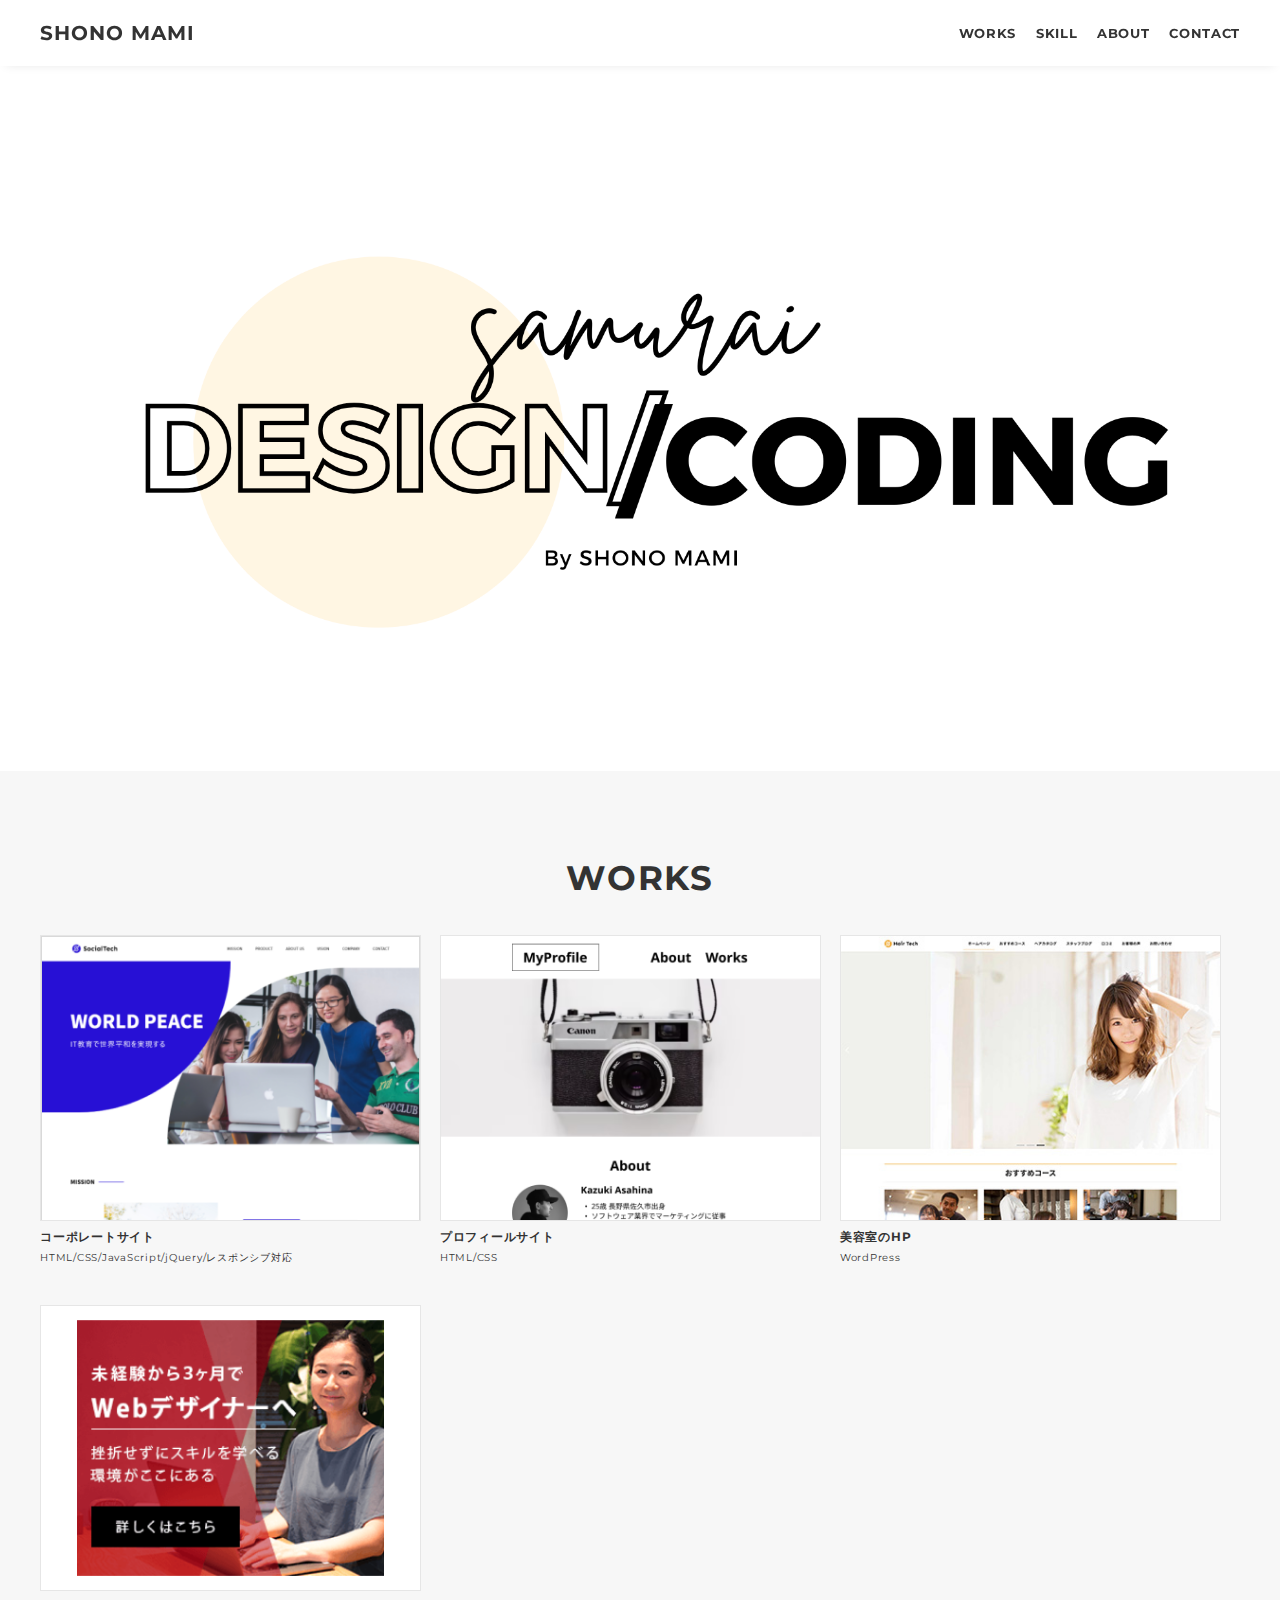
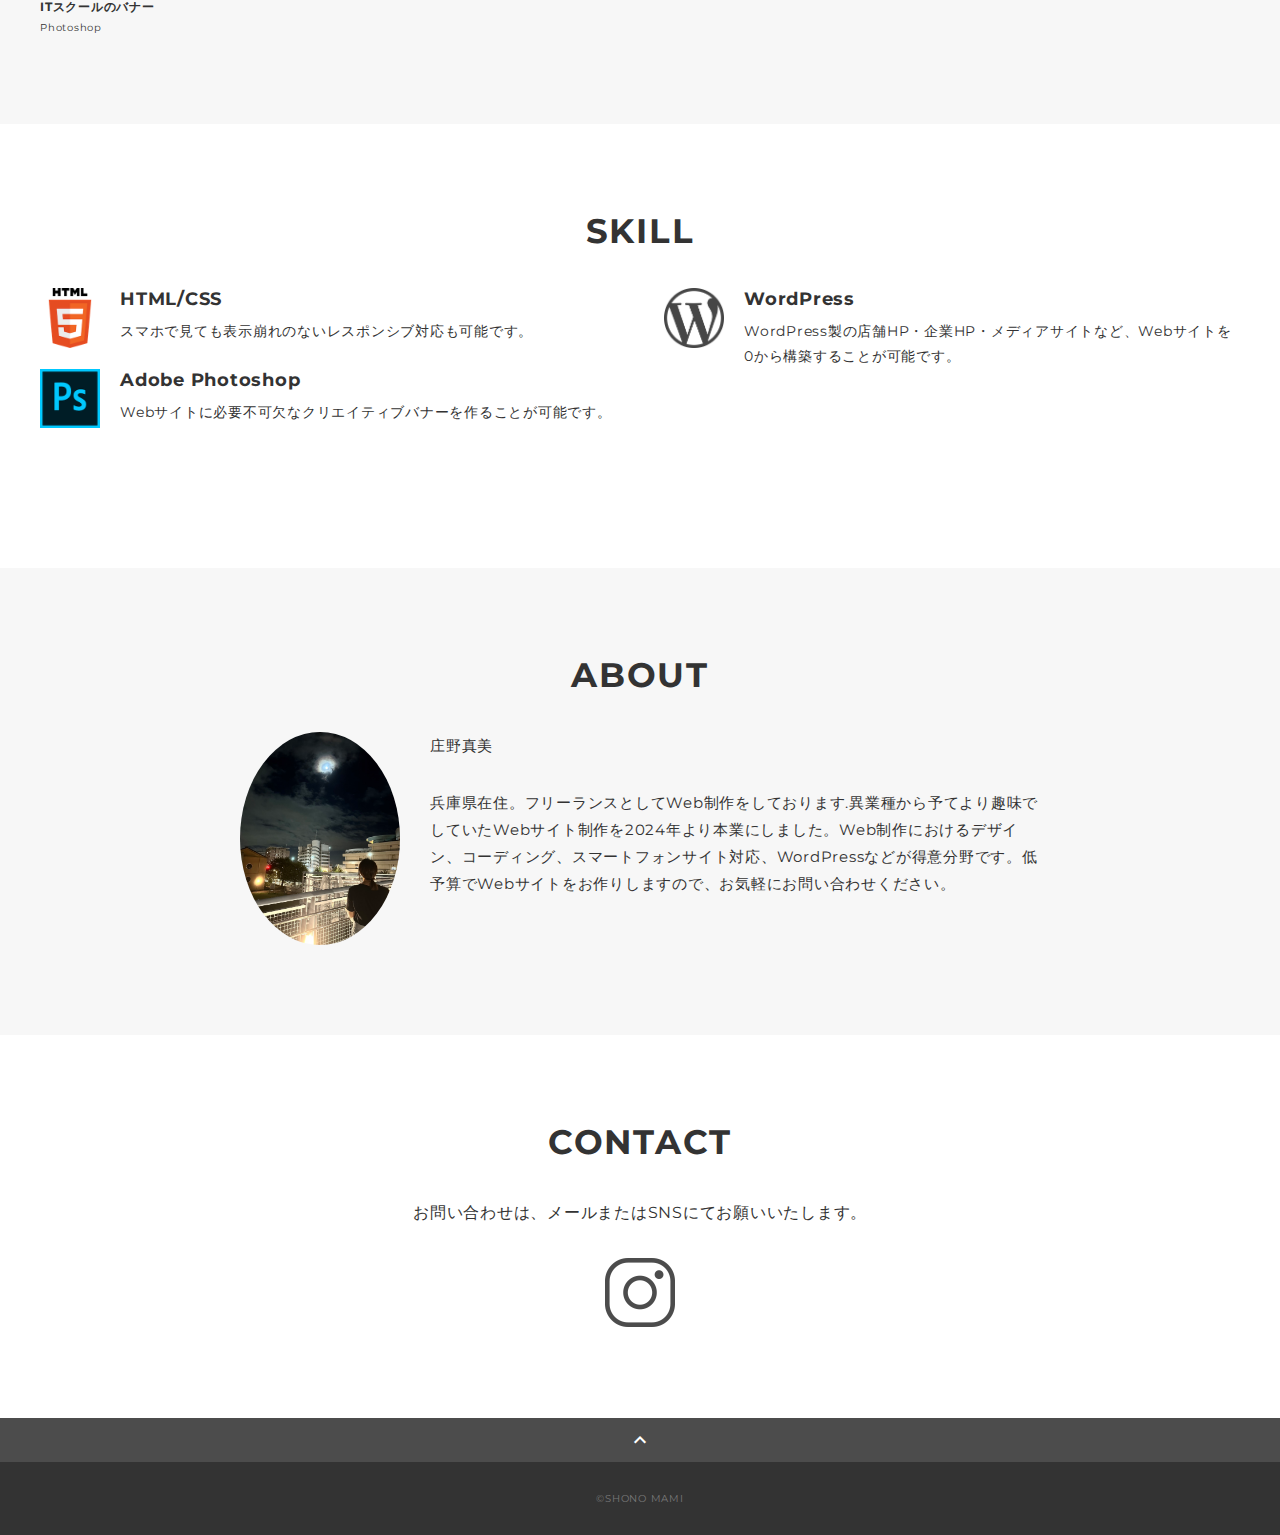
<file: portfolio/index.html>
<!DOCTYPE html>
<html>
<head>
  <meta charset="utf-8">
  <meta name="viewport" content="width=device-width, initial-scale=1.0, maximum-scale=1.0, minimum-scale=1.0">
  <title>SAMURAI ポートフォリオ</title>
  <link rel="preconnect" href="https://fonts.gstatic.com">
  <link href="https://fonts.googleapis.com/css2?family=Montserrat:wght@400;700&display=swap" rel="stylesheet">
  <link href="https://fonts.googleapis.com/css?family=Material+Icons+Outlined" rel="stylesheet">
  <link href="css/ress.css" media="all" rel="stylesheet" type="text/css" />
  <link href="css/style.css" media="all" rel="stylesheet" type="text/css" />
</head>

<body>
  <div class="wrapper">

    <!-- header -->
    <header class="header ">
      <div class="container">
        <h1 class="header-logo">
          <a href="#">SHONO MAMI</a>
        </h1>
        <nav class="gnav">
          <ul class="gnav-list">
            <li class="gnav-item"><a href="#works">WORKS</a></li>
            <li class="gnav-item"><a href="#skill">SKILL</a></li>
            <li class="gnav-item"><a href="#about">ABOUT</a></li>
            <li class="gnav-item"><a href="#contact">CONTACT</a></li>
          </ul>
        </nav>
      </div>
    </header>
    <!-- /header -->

    <main class="content">

      <!-- mv -->
      <div class="mv">
        <div class="mv-container">
          <img src="img/main.png" alt="メイン画像">
        </div>
      </div>
      <!-- /mv -->

      <!-- works -->
      <section class="works section" id="works">
        <div class="container">
          <h2 class="title">WORKS</h2>
          <div class="works-list">
            <a class="works-item" href="works-1.html">
              <div class="works-img"><img src="img/works/html1.png" alt="html1" /></div>
              <p class="works-name">コーポレートサイト</p>
              <p class="works-info">HTML/CSS/JavaScript/jQuery/レスポンシブ対応</p>
            </a>
            <a class="works-item" href="works-2.html">
              <div class="works-img"><img src="img/works/html2.png" alt="html2" /></div>
              <p class="works-name">プロフィールサイト</p>
              <p class="works-info">HTML/CSS</p>
            </a>
            <a class="works-item" href="works-3.html">
              <div class="works-img"><img src="img/works/hair_tech_s.jpg" alt="WordPress" /></div>
              <p class="works-name">美容室のHP</p>
              <p class="works-info">WordPress</p>
            </a>
            <a class="works-item" href="works-4.html">
              <div class="works-img"><img src="img/works/photoshop.png" alt="Photoshop" /></div>
              <p class="works-name">ITスクールのバナー</p>
              <p class="works-info">Photoshop</p>
            </a>
            </a>
          </div>
        </div>
      </section>
      <!-- /works -->

      <!-- skill -->
      <section class="skill section" id="skill">
        <div class="container">
          <h2 class="title">SKILL</h2>
          <div class="skill-list">
            <div class="skill-item">
              <p class="skill-img"><img src="img/skills/html.png" alt="html"></p>
              <div class="skill-body">
                <h3 class="skill-name">HTML/CSS</h3>
                <p class="skill-text">
                  スマホで見ても表示崩れのないレスポンシブ対応も可能です。</p>
              </div>
            </div>
            <div class="skill-item">
              <p class="skill-img"><img src="img/skills/wordpress.png" alt="wordpress"></p>
              <div class="skill-body">
                <h3 class="skill-name">WordPress</h3>
                <p class="skill-text">
                  WordPress製の店舗HP・企業HP・メディアサイトなど、Webサイトを0から構築することが可能です。</p>
              </div>
            </div>
            </div>
            <div class="skill-item">
              <p class="skill-img"><img src="img/skills/photoshop.png" alt="photoshop"></p>
              <div class="skill-body">
                <h3 class="skill-name">Adobe Photoshop</h3>
                <p class="skill-text">
                  Webサイトに必要不可欠なクリエイティブバナーを作ることが可能です。</p>
              </div>
            </div>
          </div>
        </div>
      </section>
      <!-- /skill -->

      <!-- about -->
      <section class="about section" id="about">
        <div class="container">
          <h2 class="title">ABOUT</h2>
          <div class="profile">
            <p class="profile-img">
              <img src="img/works-detail/about_.png" alt="about">
            </p>
            <div class="profile-body">
              <p>
                庄野真美
              </p>
              <p>
                兵庫県在住。フリーランスとしてWeb制作をしております.異業種から予てより趣味でしていたWebサイト制作を2024年より本業にしました。Web制作におけるデザイン、コーディング、スマートフォンサイト対応、WordPressなどが得意分野です。低予算でWebサイトをお作りしますので、お気軽にお問い合わせください。
              </p>
            
            </div>
          </div>
        </div>
      </section>
      <!-- /about -->

      <!-- contact -->
      <section class="contact section" id="contact">
        <div class="container">
          <h2 class="title">CONTACT</h2>
          <p class="lead">
            お問い合わせは、<br class="sp-only">メールまたはSNSにてお願いいたします。
          </p>
          <div class="contact-list">
            <a href="http://instagram.com/" target="_blank">
              <img src="img/icon_instagram.gif" alt="Instagram">
            </a>
           
          </div>
        </div>
      </section>
      <!-- /contact -->
      <div class="page-top" id="js-page-top">
        <span class="material-icons-outlined">expand_less</span>
      </div>
    </main>

    <!-- footer -->
    <footer class="footer">
      <div class="copyright">&copy;SHONO MAMI</div>
    </footer>
    <!-- /footer -->

  </div>
  <script src="https://ajax.googleapis.com/ajax/libs/jquery/3.6.0/jquery.min.js"></script>
  <script type='text/javascript' src="js/script.js"></script>
</body>
</html>
</file>
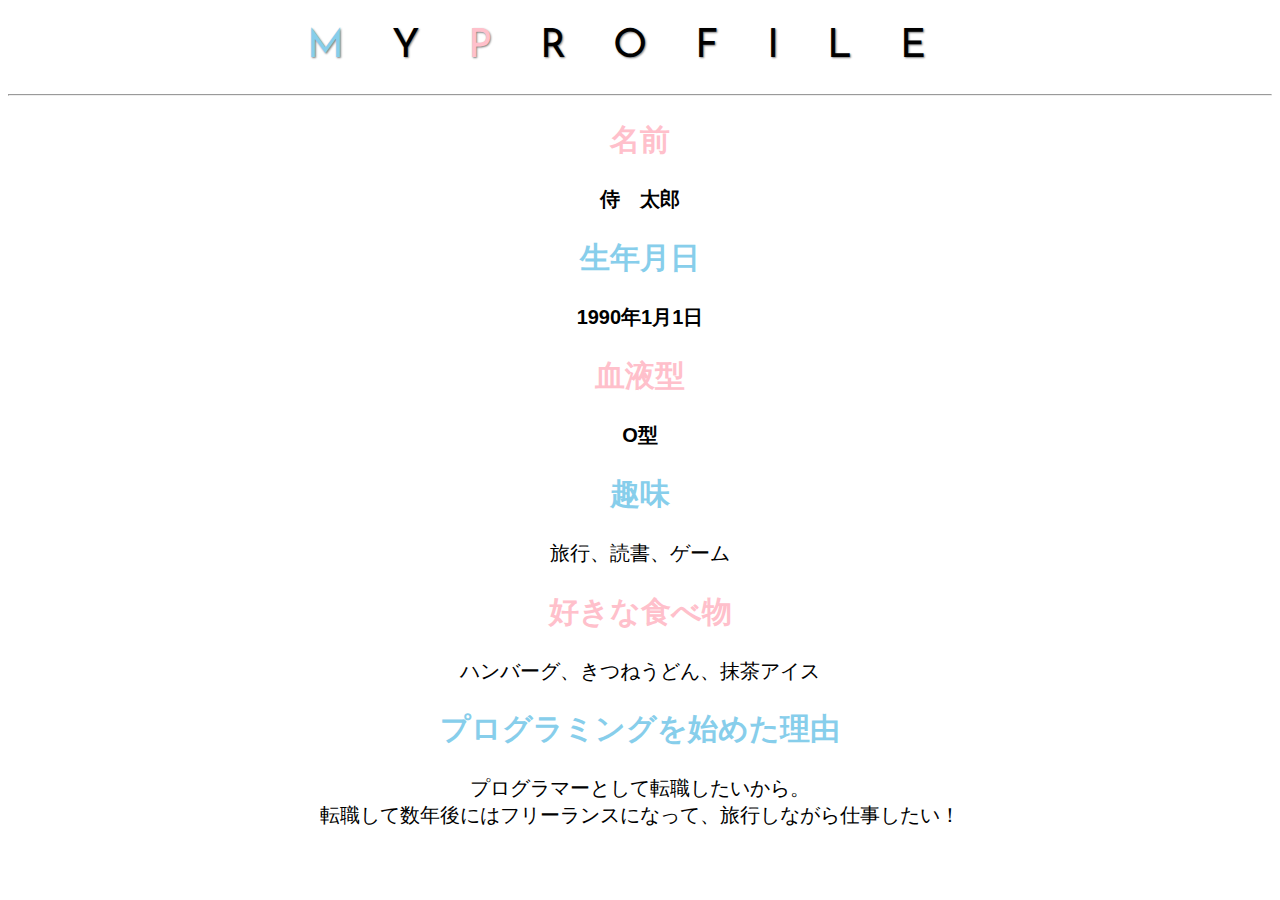
<file: kadai_014/kadai_014.html>
<!DOCTYPE html>
<html lang="jp">
<head>
    <meta charset="UTF-8">
    <meta name="viewport" content="このページは14章の課題です。">
    <title>14章課題</title>
    <link rel="stylesheet" href="style.css">
    <!-- ここでGoogle Fontsを読み込みます -->
     <link rel="preconnect" href="https://fonts.googleeapis.com">
     <link rel="preconnect" href="https://fonts.gstatic.com" crossorigin>
     <link href="https://fonts.googleapis.com/css2?family=Josefin+Sans:ital,wght@0,100..700;1,100..700&family=Noto+Sans+JP&display=swap" rel="stylesheet">

</head>
<body>
 <div id="basic"> 
    <h1 id="first-heading"><span class="text-blue">M</span>Y<span class="text-red">P</span>ROFILE</h1>
    <hr>
    <div id="parent">
    <h2 class="text-red">名前</h2>
    <p class="child1">侍　太郎</p>
     <div class="child1">
    <h2 class="text-blue">生年月日</h2>
    <p>1990年1月1日</p>
    <h2 class="text-red">血液型</h2>
    <p>O型</p>
 </div>
 </div>
 <div>
    <h2 class="text-blue">趣味</h2>
    <p>旅行、読書、ゲーム</p>
    <h2 class="text-red">好きな食べ物</h2>
    <p>ハンバーグ、きつねうどん、抹茶アイス</p>
    <h2 class="text-blue">プログラミングを始めた理由</h2>
    プログラマーとして転職したいから。<br>
    転職して数年後にはフリーランスになって、旅行しながら仕事したい！
 </div>
</body>
</html>
</file>
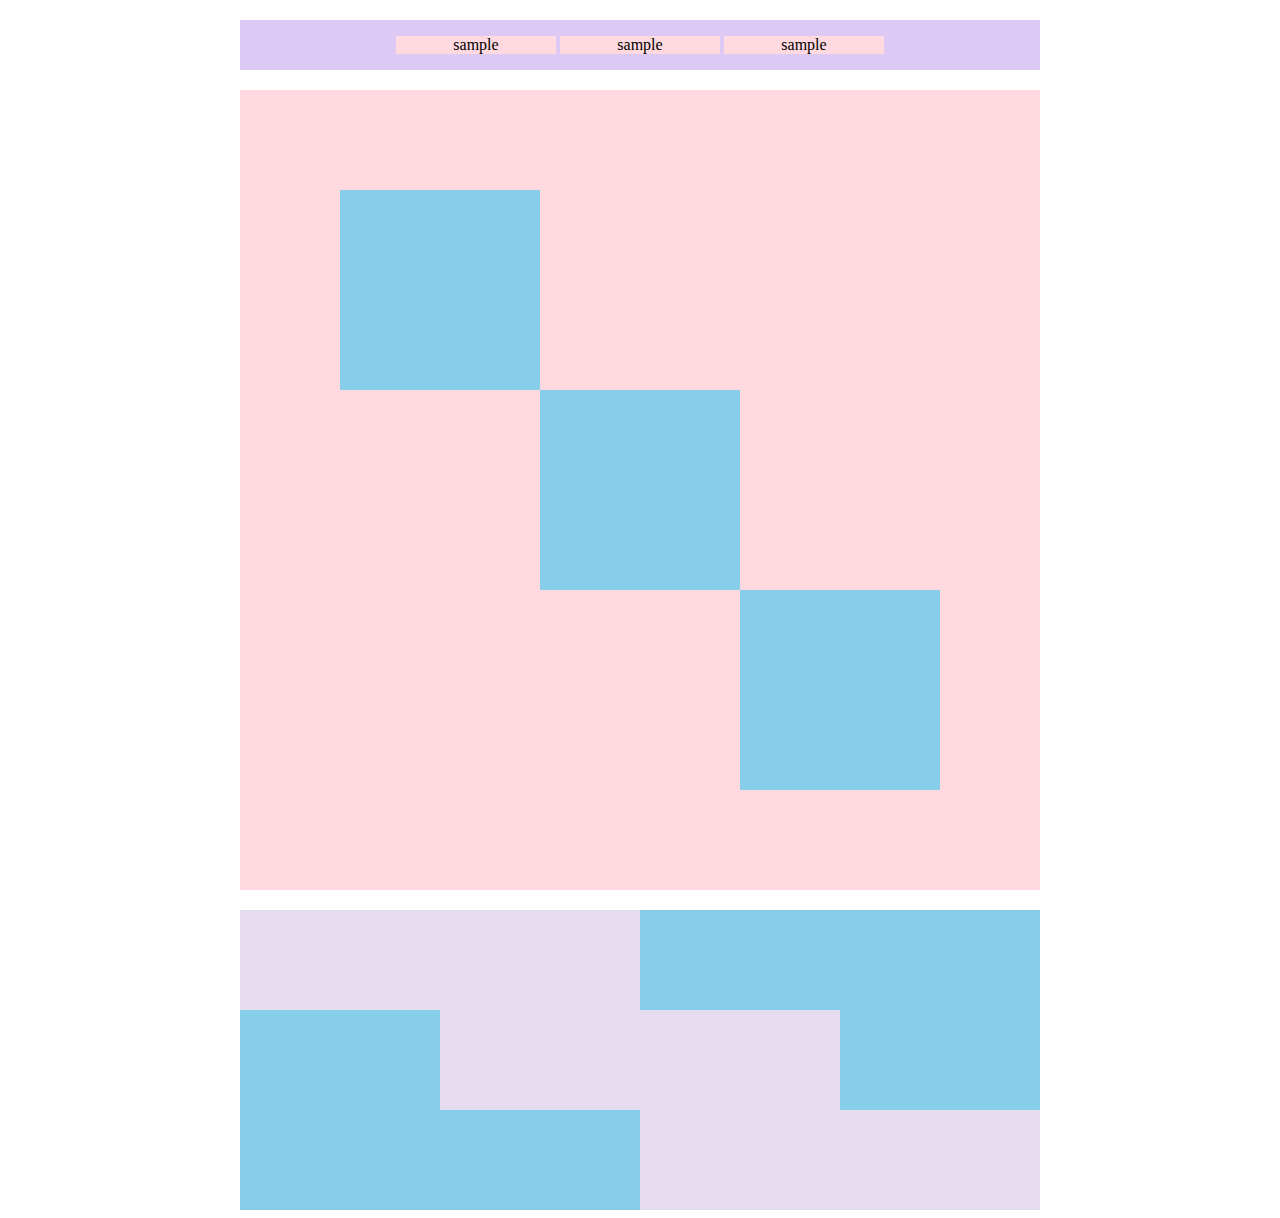
<file: kadai_018/kadai_018.html>
<!DOCTYPE html>
<html lang="jp">
<head>
    <meta charset="UTF-8">
    <meta name="viewport" content="このページは18章の課題です。">
    <title>18章課題</title>
    <link rel="stylesheet" href="style.css">
</head>
<body>
    <div id="top">
        <p class="top-child">sample</p>
        <p class="top-child">sample</p>
        <p class="top-child">sample</p>

    </div>

    <div id="middle">
        <div id="middle-child01"></div>
        <div id="middle-child02"></div>
        <div id="middle-child03"></div>
    </div>
    
    <div id="bottom">
        <div id="bottom-child01"></div>
        <div id="bottom-child02"></div>
        <div id="bottom-child03"></div>
        
    </div>
    
</body>
</html>
</file>
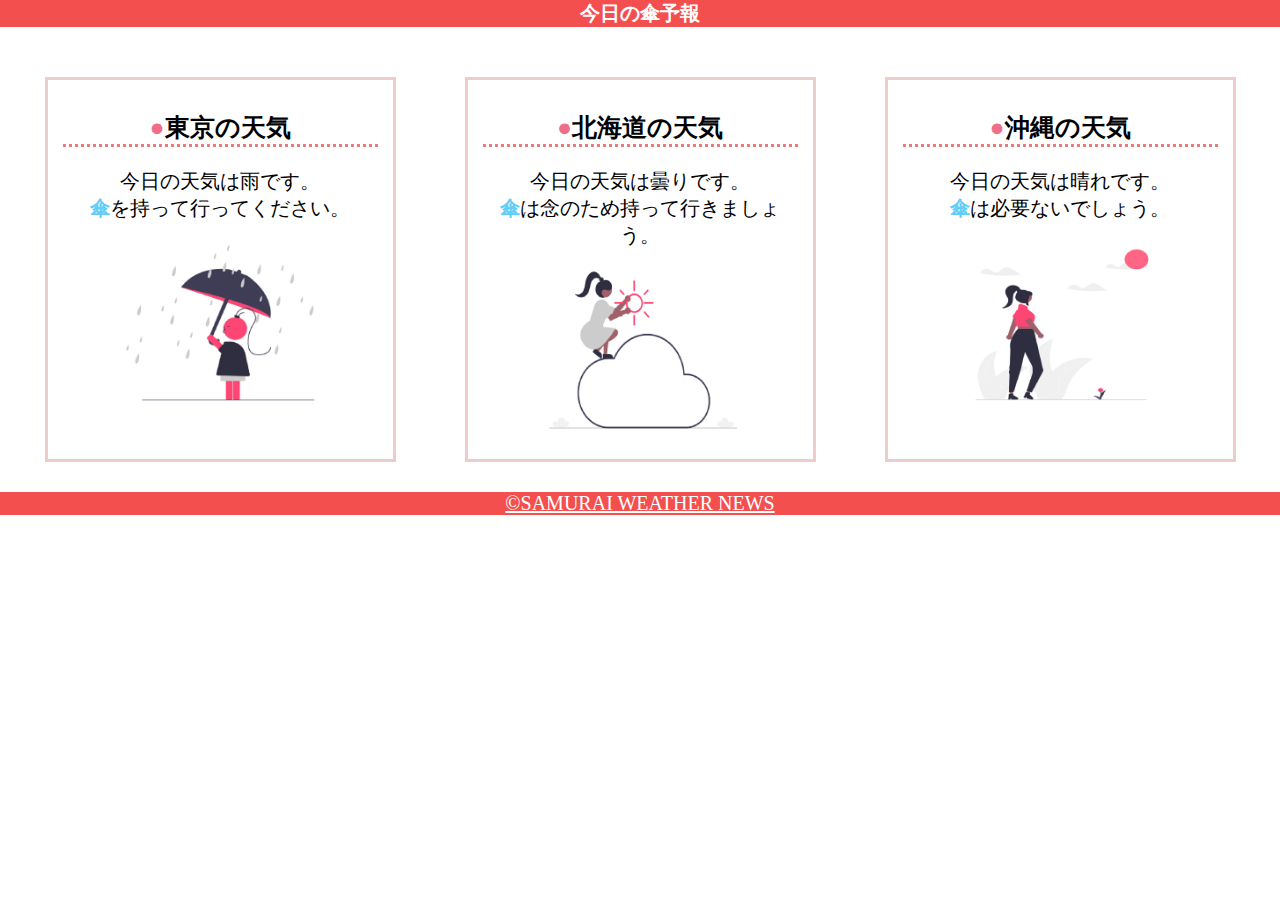
<file: kadai_022/kadai_022.html>
<!DOCTYPE html>
<html lang="jp">
<head>
    <meta charset="UTF-8">
    <meta name="viewport" content="このページは22章の課題です。">
    <title>22章課題</title>
    <meta name="viewport" content="width=device-width,intial-scale=1.0">
    <link rel="stylesheet"href="style.css">
</head>
<body>

    <header>
        <h1>今日の傘予報</h1>
    </header>

    <main>
        <div id="parent">
            <div class="contents">
                <h2>東京の天気</h2>
                <p>今日の天気は雨です。</p>
                <p>傘を持って行ってください。</p>
                <img src="images/rainy.png">
            </div>
           
            <div class="contents">
                <h2>北海道の天気</h2>  
                <p>今日の天気は曇りです。</p>
                <p>傘は念のため持って行きましょう。</p>
                <img src="images/cloudy.png">
              
            </div>

            <div class="contents">
                <h2>沖縄の天気</h2>
                <P>今日の天気は晴れです。</P>
                <p>傘は必要ないでしょう。</p>
                <img src="images/sunny.png">
            </div>
        </div>
    </main>
    
    <footer>
        <a href="https://www.sejuku.net/corp/">&copy;SAMURAI WEATHER NEWS
        </a>
    </footer>
</body>
</html>
</file>
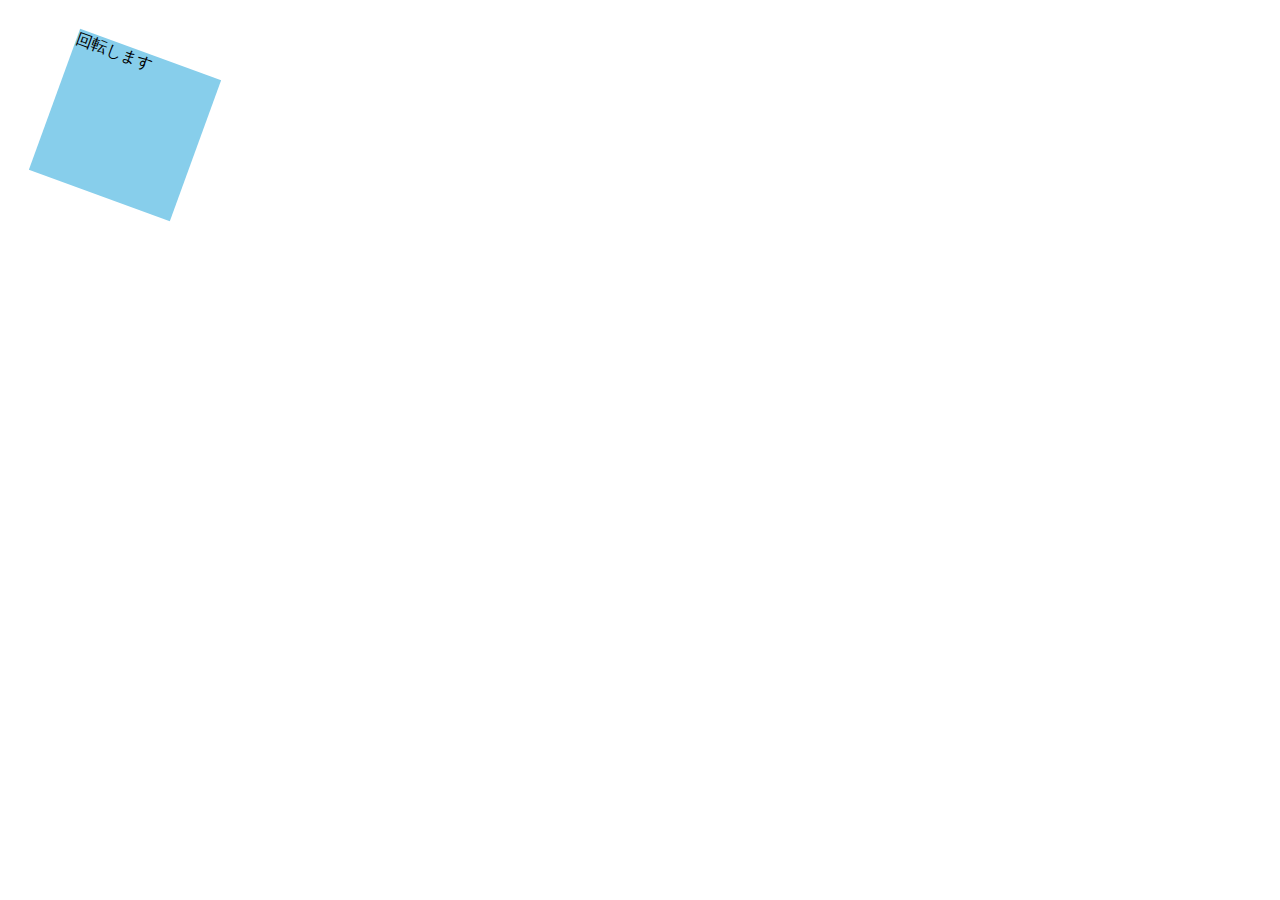
<file: kadai_mdn_css/mdn.html>
<!DOCTYPE html>
<html lang="ja">
<head>
    <meta charset="UTF-8">
    <meta name="viewport" content="width=device-width, initial-scale=1.0">
    <title>課題</title>
    <style>
        div {
            position: absolute;
            left: 50px;
            top: 50px;
            width: 150px;
            height: 150px;
            background-color: skyblue;
            transform: rotate(20deg);
        }
        
    </style>
</head>
<body>
    <div>
        回転します
    </div>
    
</body>
</html>
</file>
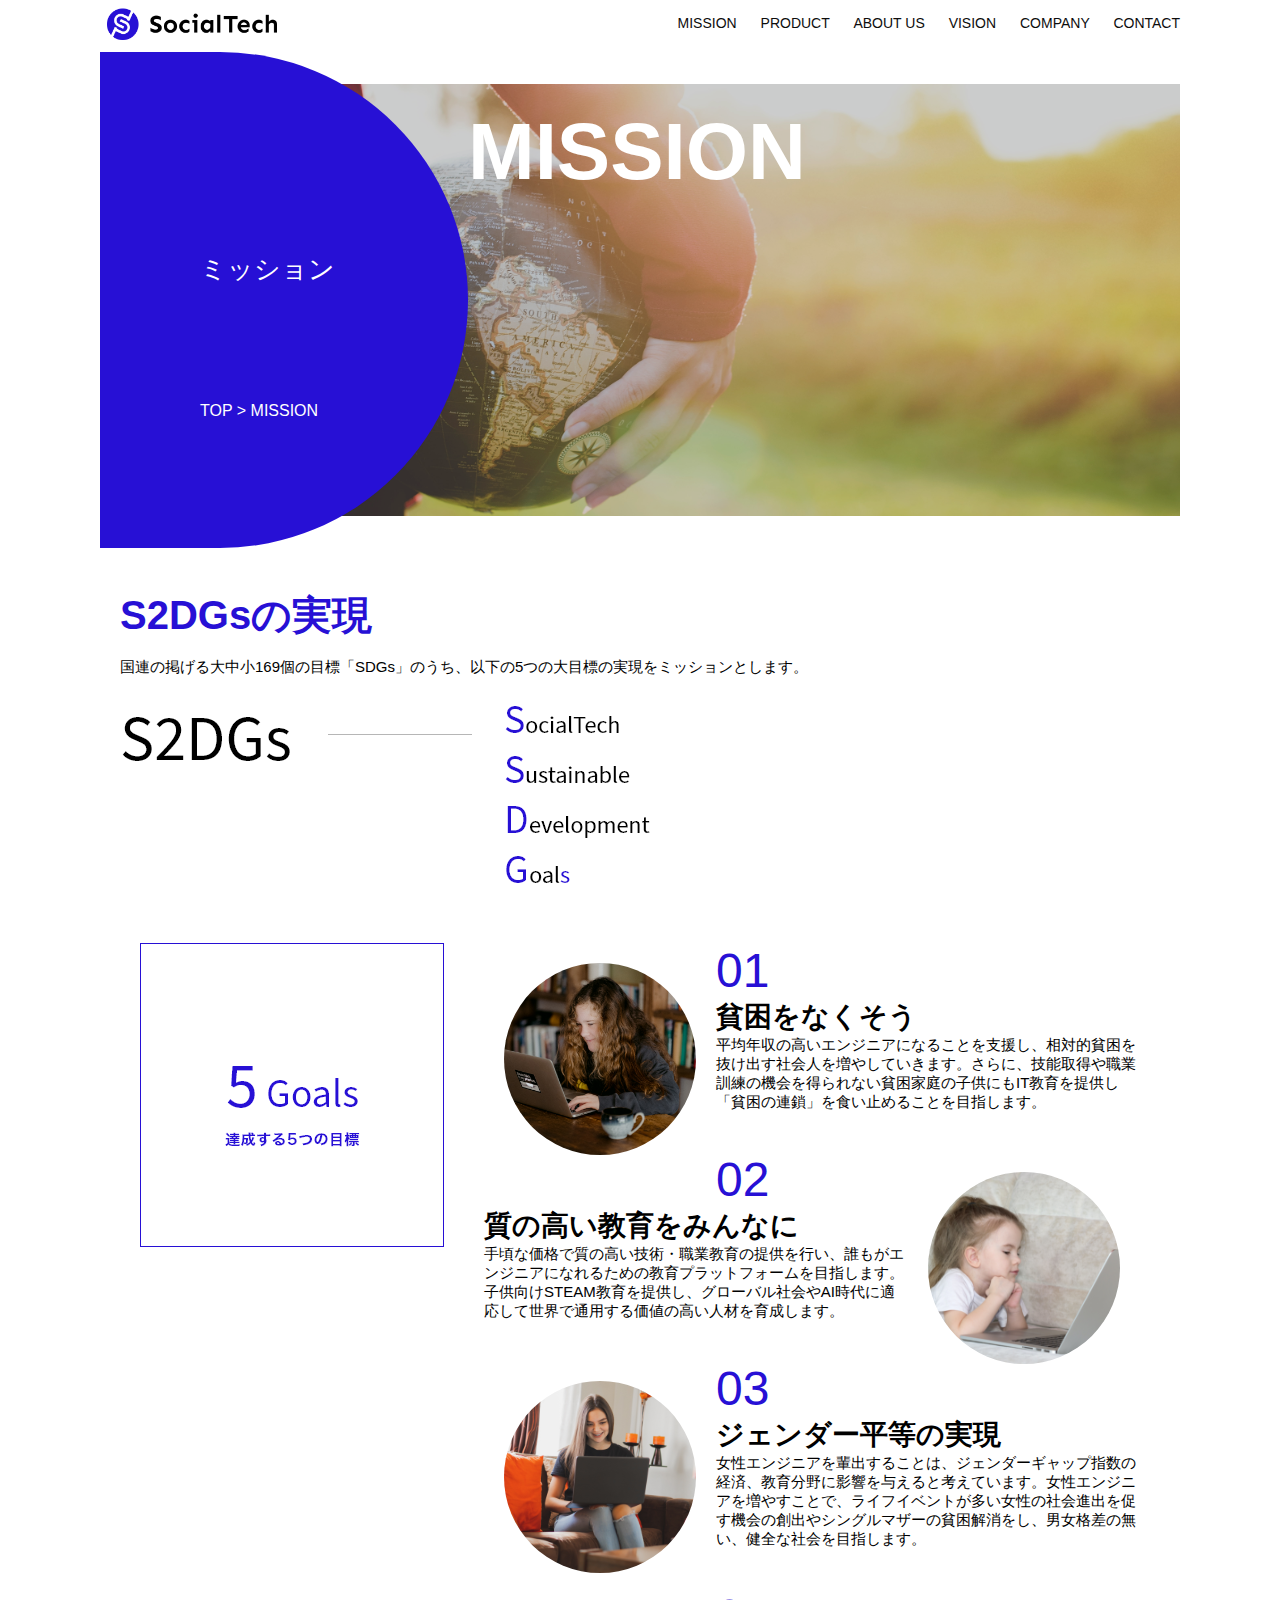
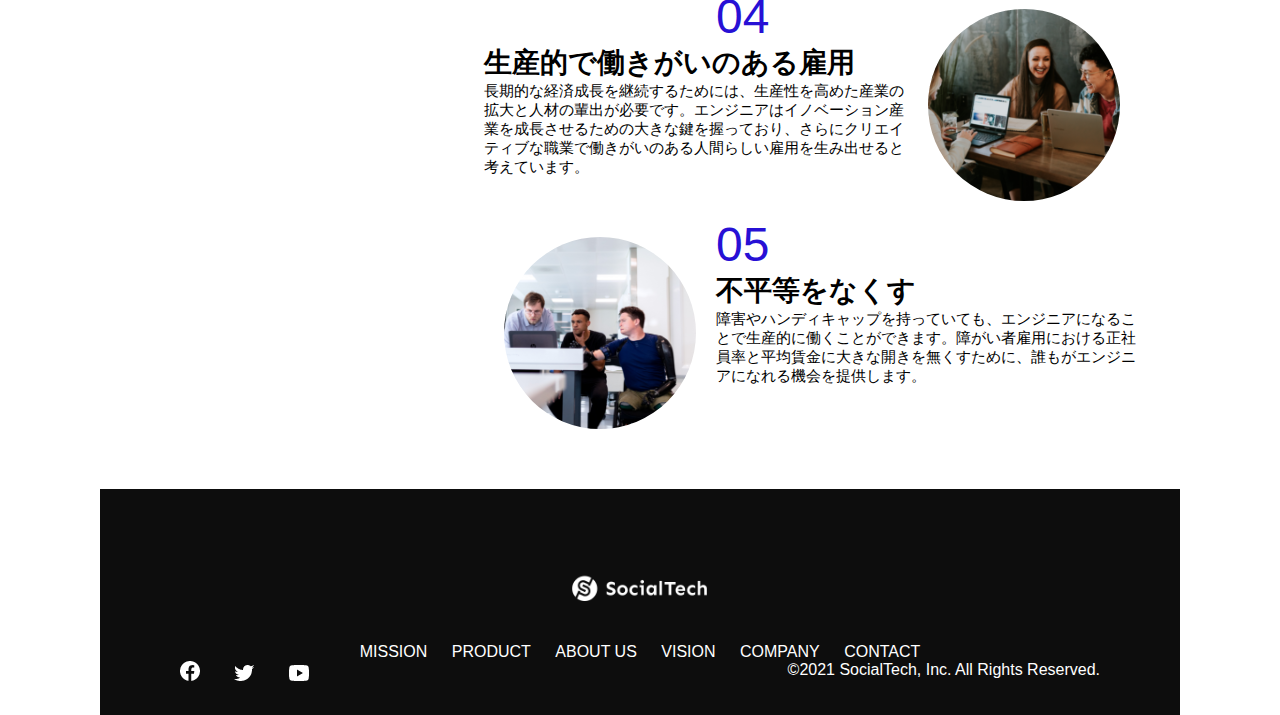
<file: kadai_tutorial_output/mission.html>
<!DOCTYPE html>
 <html>
 <head>
    <title>SocialTech - MISSION ミッション -</title>
   <meta charset="UTF-8">
    <meta name="description" content="SocialTechが目指す5つの目標(S2DGs)をs紹介します">
   <meta name="viewport" content="width=device-width, initial-scale=1.0">
  <link rel="stylesheet" href="style.css">
 </head>

 <body>
   <!-- ヘッダー -->
   <header>
     <!-- ロゴ -->
     <a href="index.html" id="logo"><img src="images/logo.png" alt="トップページに戻る"></a>
 
     <!-- PC用ナビゲーション -->
     <nav id="nav-pc">
       <a href="mission.html">MISSION</a>
       <a href="product.html">PRODUCT</a>
       <a href="index.html#aboutus">ABOUT US</a>
       <a href="index.html#vision">VISION</a>
       <a href="index.html#company">COMPANY</a>
       <a href="index.html#contact">CONTACT</a>
     </nav>
 
     <!-- スマホ用メニューボタン -->
     <img id="menu-sp" src="images/button-menu.png" alt="ナビゲーションを開く" onclick="document.getElementById('nav-sp').style.display = 'block'">
 
     <!-- スマホ用ナビゲーション -->
     <nav id="nav-sp">
       <img id="close" src="images/button-close.png" alt="ナビゲーションを閉じる" onclick="document.getElementById('nav-sp').style.display = 'none'">
       <a id="logo-sp" href="index.html" onclick="document.getElementById('nav-sp').style.display = 'none'"><img
           src="images/logo-sp.png" alt="トップページに戻る"></a>
       <a class="menu" href="mission.html" onclick="document.getElementById('nav-sp').style.display = 'none'">MISSION</a>+       <a class="menu" href="product.html" onclick="document.getElementById('nav-sp').style.display = 'none'">PRODUCT</a>
       <a class="menu" href="index.html#aboutus" onclick="document.getElementById('nav-sp').style.display = 'none'">ABOUT
         US</a>
       <a class="menu" href="index.html#vision"
         onclick="document.getElementById('nav-sp').style.display = 'none'">VISION</a>
       <a class="menu" href="index.html#company"
         onclick="document.getElementById('nav-sp').style.display = 'none'">COMPANY</a>
       <a class="menu" href="index.html#contact"
         onclick="document.getElementById('nav-sp').style.display = 'none'">CONTACT</a>
       <div id="sns">
         <a href="https://www.facebook.com/sejuku2013"><img src="images/button-facebook.png" alt="Facebookのリンク"></a>
         <a href="https://twitter.com/samuraijuku"><img src="images/button-twitter.png" alt="Twitterのリンク"></a>
         <a href="https://www.youtube.com/channel/UCCFOQO5aDK0xXam4cUQXT8g"><img src="images/button-youtube.png" alt="YouTubeのリンク"></a>+       </div>
     </nav>
   </header>
   <main>
     <article>
        <section id="mission-main">
            <div id="mission-title">
                <h1>MISSION</h1>
                <span>ミッション</span>
                <div>TOP > MISSION</div>
            </div>
        </section>
          <section id="mission-s2dgs">
            <h2 class="mission-h2">S2DGsの実現</h2>
            <p>国連の掲げる大中小169個の目標「SDGs」のうち、以下の5つの大目標の実現をミッションとします。</p>
            <img src="images/mission/mission-s2dgs.png" alt="S2DGs">
          </section>
            <section id="mission-5goals">
              <div>
                <img id="s2dags-image" src="images/mission/mission-5goals.png" alt="5Goals">
              </div>
                <div>
                    <div>
                      <img class="fivegoals-image-left" src="images/mission/mission-5goals01.png" alt="PCを操作する女の子">
                      <span class="fivegoals-number">01</span>
                      <h3 class="fivegoals-h3">貧困をなくそう</h3>
                      <p class="fivegoals-p">
                        平均年収の高いエンジニアになることを支援し、相対的貧困を抜け出す社会人を増やしていきます。さらに、技能取得や職業訓練の機会を得られない貧困家庭の子供にもIT教育を提供し「貧困の連鎖」を食い止めることを目指します。
                      </p>
                    </div>

                    <div>
                      <img class="fivegoals-image-right" src="images/mission/mission-5goals02.png" alt="PCを見つめる小さい女の子">
                      <span class="fivegoals-number">02</span>
                      <h3 class="fivegoals-h3">質の高い教育をみんなに</h3>
                      <p class="fivegoals-p">
                        手頃な価格で質の高い技術・職業教育の提供を行い、誰もがエンジニアになれるための教育プラットフォームを目指します。子供向けSTEAM教育を提供し、グローバル社会やAI時代に適応して世界で通用する価値の高い人材を育成します。
                      </p>
                    </div>

                    <div>
                      <img class="fivegoals-image-left" src="images/mission/mission-5goals03.png" alt="PCを操作する女性">
                      <span class="fivegoals-number">03</span>
                      <h3 class="fivegoals-h3">ジェンダー平等の実現</h3>
                      <p class="fivegoals-p">
                        女性エンジニアを輩出することは、ジェンダーギャップ指数の経済、教育分野に影響を与えると考えています。女性エンジニアを増やすことで、ライフイベントが多い女性の社会進出を促す機会の創出やシングルマザーの貧困解消をし、男女格差の無い、健全な社会を目指します。
                      </p>
                    </div>

                    <div>
                      <img class="fivegoals-image-right" src="images/mission/mission-5goals04.png" alt="笑顔で話し合う3人の男女">
                      <span class="fivegoals-number">04</span>
                      <h3 class="fivegoals-h3">生産的で働きがいのある雇用</h3>
                      <p class="fivegoals-p">
                        長期的な経済成長を継続するためには、生産性を高めた産業の拡大と人材の輩出が必要です。エンジニアはイノベーション産業を成長させるための大きな鍵を握っており、さらにクリエイティブな職業で働きがいのある人間らしい雇用を生み出せると考えています。
                      </p>
                    </div>

                    <div>
                      <img class="fivegoals-image-left" src="images/mission/mission-5goals05.png" alt="障害を持つ男性が行き行きと働く様子">
                      <span class="fivegoals-number">05</span>
                      <h3 class="fivegoals-h3">不平等をなくす</h3>
                      <p class="fivegoals-p">
                        障害やハンディキャップを持っていても、エンジニアになることで生産的に働くことができます。障がい者雇用における正社員率と平均賃金に大きな開きを無くすために、誰もがエンジニアになれる機会を提供します。
                      </p>
                    </div>
                </div>
            </section>
            
     </article>
     <footer>
       <div id="footer-logo">
         <img src="images/logo-sp.png" alt="SocialTech">
       </div>
       <div id="footer-link">
         <a href="mission.html">MISSION</a>
         <a href="product.html">PRODUCT</a>
         <a href="index.html#aboutus">ABOUT US</a>
         <a href="index.html#vision">VISION</a>
         <a href="index.html#company">COMPANY</a>
         <a href="index.html#contact">CONTACT</a>
       </div>
       <div id="sns-footer">
         <a href="https://www.facebook.com/sejuku2013"><img src="images/button-facebook.png" alt="Facebookのリンク"></a>
         <a href="https://twitter.com/samuraijuku"><img src="images/button-twitter.png" alt="Twitterのリンク"></a>
         <a href="https://www.youtube.com/channel/UCCFOQO5aDK0xXam4cUQXT8g"><img src="images/button-youtube.png" alt="YouTubeのリンク"></a>
         <span id="copyright">&copy;2021 SocialTech, Inc. All Rights Reserved. </span>
       </div>
     </footer>
   </main>
 </body>

 </html>
</file>
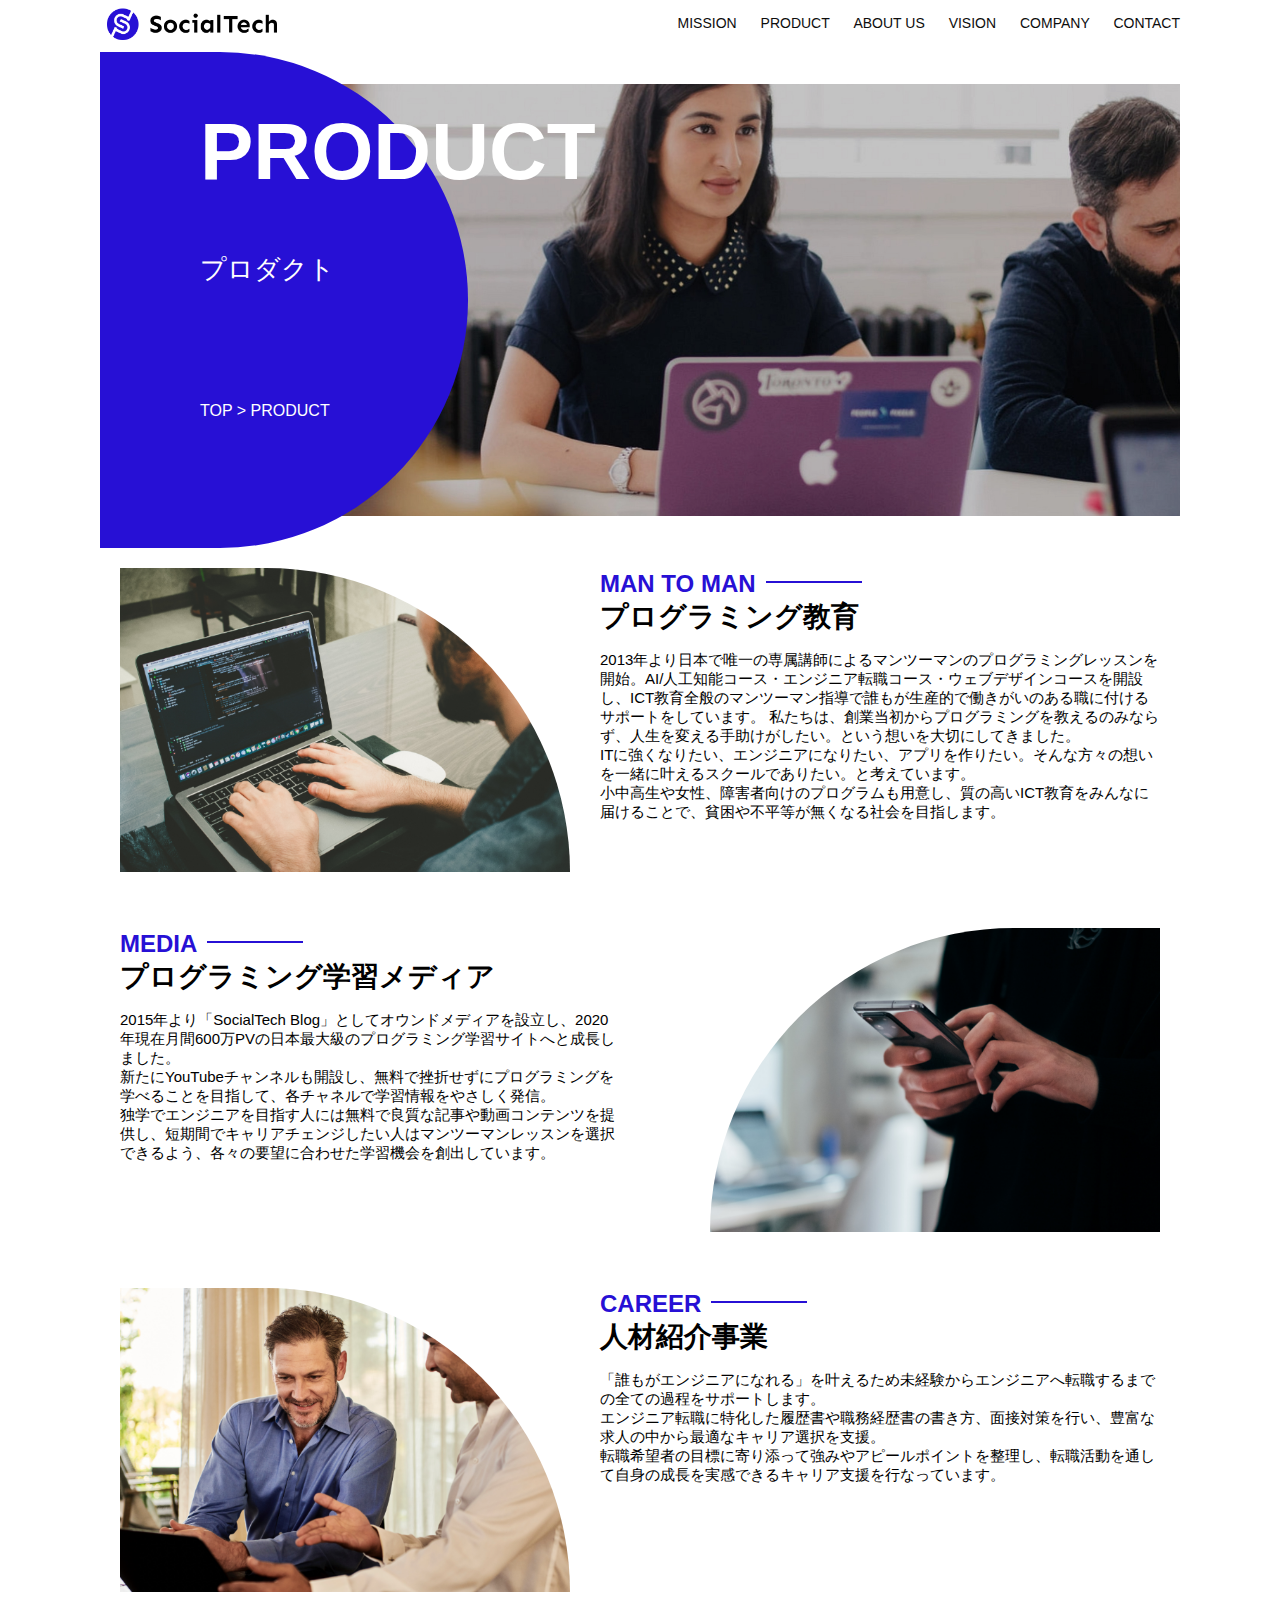
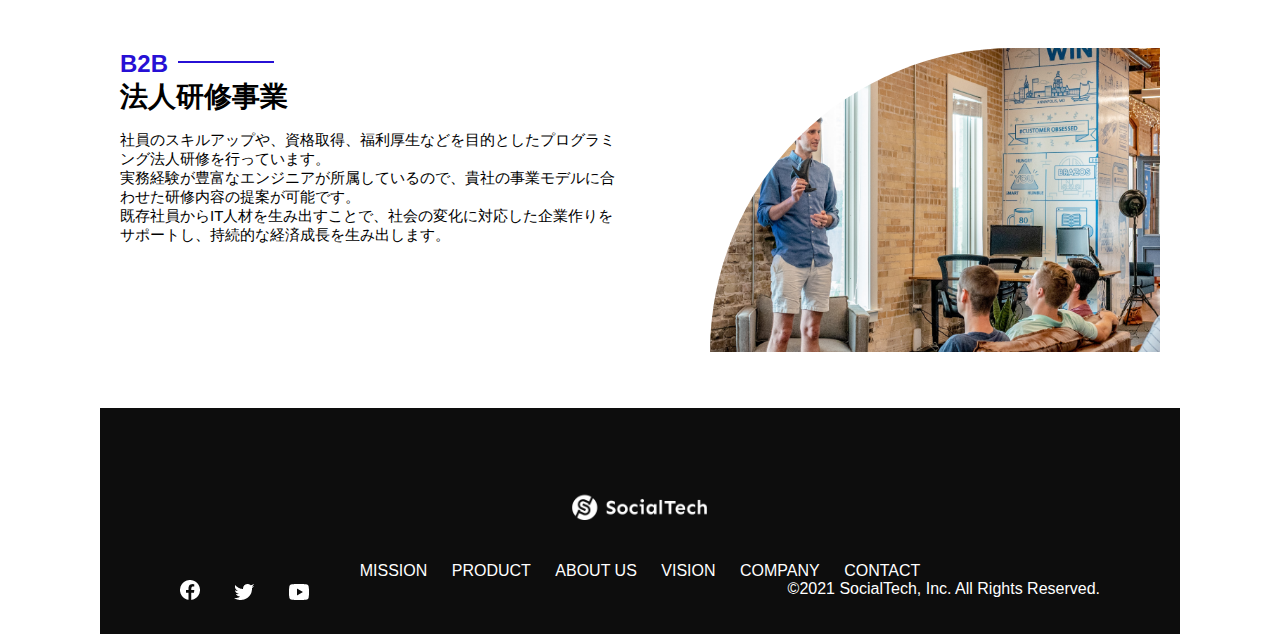
<file: kadai_tutorial_output/product.html>
<!DOCTYPE html>
  <html>
  <head>
    <title>SocialTech -PRODUCT プロダクト-</title>
    <meta charset="UTF-8">
    <meta name="description" content="SocialTechの4つのプロダクトを紹介します">
    <meta name="viewport" content="width=device-width, initial-scale=1.0">
    <link rel="stylesheet" href="style.css">
  </head>
  
  <body>
    <!-- ヘッダー -->
    <header>
      <!-- ロゴ -->
      <a href="index.html" id="logo"><img src="images/logo.png" alt="トップページに戻る"></a>
  
      <!-- PC用ナビゲーション -->
      <nav id="nav-pc">
        <a href="mission.html">MISSION</a>
        <a href="product.html">PRODUCT</a>
        <a href="index.html#aboutus">ABOUT US</a>
        <a href="index.html#vision">VISION</a>
        <a href="index.html#company">COMPANY</a>
        <a href="index.html#contact">CONTACT</a>
      </nav>
  
      <!-- スマホ用メニューボタン -->
      <img id="menu-sp" src="images/button-menu.png" alt="ナビゲーションを開く" onclick="document.getElementById('nav-sp').style.display = 'block'">
  
      <!-- スマホ用ナビゲーション -->
      <nav id="nav-sp">
        <img id="close" src="images/button-close.png" alt="ナビゲーションを閉じる" onclick="document.getElementById('nav-sp').style.display = 'none'">
        <a id="logo-sp" href="index.html" onclick="document.getElementById('nav-sp').style.display = 'none'"><img
            src="images/logo-sp.png" alt="トップページに戻る"></a>
        <a class="menu" href="mission.html" onclick="document.getElementById('nav-sp').style.display = 'none'">MISSION</a>
        <a class="menu" href="product.html" onclick="document.getElementById('nav-sp').style.display = 'none'">PRODUCT</a>
        <a class="menu" href="index.html#aboutus" onclick="document.getElementById('nav-sp').style.display = 'none'">ABOUT
          US</a>
        <a class="menu" href="index.html#vision"
          onclick="document.getElementById('nav-sp').style.display = 'none'">VISION</a>
        <a class="menu" href="index.html#company"
          onclick="document.getElementById('nav-sp').style.display = 'none'">COMPANY</a>
        <a class="menu" href="index.html#contact"
          onclick="document.getElementById('nav-sp').style.display = 'none'">CONTACT</a>
        <div id="sns">
          <a href="https://www.facebook.com/sejuku2013"><img src="images/button-facebook.png" alt="Facebookのリンク"></a>
          <a href="https://twitter.com/samuraijuku"><img src="images/button-twitter.png" alt="Twitterのリンク"></a>
          <a href="https://www.youtube.com/channel/UCCFOQO5aDK0xXam4cUQXT8g"><img src="images/button-youtube.png" alt="YouTubeのリンク"></a>
        </div>
      </nav>
    </header>
    <main>
      <article>
        <section id="product-main">
            <div id="product-title">
                <h1>PRODUCT</h1>
                <span>プロダクト</span>
                <div>TOP > PRODUCT</div>
            </div>
        </section>
            <section class="product-section1">
                <img src="images/product/product-mantoman.png" alt="PCでコードを書く男性">
                <div>
                    <h2 class="product-h2">MAN TO MAN</h2>
                    <h3 class="product-h3">プログラミング教育</h3>
                    <p>
                        2013年より日本で唯一の専属講師によるマンツーマンのプログラミングレッスンを開始。AI/人工知能コース・エンジニア転職コース・ウェブデザインコースを開設し、ICT教育全般のマンツーマン指導で誰もが生産的で働きがいのある職に付けるサポートをしています。
                        私たちは、創業当初からプログラミングを教えるのみならず、人生を変える手助けがしたい。という想いを大切にしてきました。<br>ITに強くなりたい、エンジニアになりたい、アプリを作りたい。そんな方々の想いを一緒に叶えるスクールでありたい。と考えています。<br>小中高生や女性、障害者向けのプログラムも用意し、質の高いICT教育をみんなに届けることで、貧困や不平等が無くなる社会を目指します。
                    </p>
                </div>
            </section>
            <section class="product-section2">
                <div>
                    <h2 class="product-h2">MEDIA</h2>
                    <h3 class="product-h3">プログラミング学習メディア</h3>
                    <p>2015年より「SocialTech
                        Blog」としてオウンドメディアを設立し、2020年現在月間600万PVの日本最大級のプログラミング学習サイトへと成長しました。<br>新たにYouTubeチャンネルも開設し、無料で挫折せずにプログラミングを学べることを目指して、各チャネルで学習情報をやさしく発信。<br>独学でエンジニアを目指す人には無料で良質な記事や動画コンテンツを提供し、短期間でキャリアチェンジしたい人はマンツーマンレッスンを選択できるよう、各々の要望に合わせた学習機会を創出しています。
                    </p>
                </div>
                <img src="images/product/product-media.png" alt="スマートフォンを操作する人">
            </section>
            <section class="product-section1">
                <img src="images/product/product-career.png" alt="笑顔で話し合う男性">
                <div>
                    <h2 class="product-h2">CAREER</h2>
                    <h3 class="product-h3">人材紹介事業</h3>
                    <p>
                    「誰もがエンジニアになれる」を叶えるため未経験からエンジニアへ転職するまでの全ての過程をサポートします。<br>エンジニア転職に特化した履歴書や職務経歴書の書き方、面接対策を行い、豊富な求人の中から最適なキャリア選択を支援。<br>転職希望者の目標に寄り添って強みやアピールポイントを整理し、転職活動を通して自身の成長を実感できるキャリア支援を行なっています。<br>
                    </p>
                </div>
            </section>
            <section class="product-section2">
                <div>
                    <h2 class="product-h2">B2B</h2>
                    <h3 class="product-h3">法人研修事業</h3>
                    <p>
                        社員のスキルアップや、資格取得、福利厚生などを目的としたプログラミング法人研修を行っています。<br>実務経験が豊富なエンジニアが所属しているので、貴社の事業モデルに合わせた研修内容の提案が可能です。<br>既存社員からIT人材を生み出すことで、社会の変化に対応した企業作りをサポートし、持続的な経済成長を生み出します。
                    </p>
                </div>
                <img src="images/product/product-b2b.png" alt="講演中の男性とそれを聴く人々">
            </section>
      </article>
      
      <footer>
        <div id="footer-logo">
          <img src="images/logo-sp.png" alt="SocialTech">
        </div>
        <div id="footer-link">
          <a href="mission.html">MISSION</a>
          <a href="product.html">PRODUCT</a>
          <a href="index.html#aboutus">ABOUT US</a>
          <a href="index.html#vision">VISION</a>
          <a href="index.html#company">COMPANY</a>
          <a href="index.html#contact">CONTACT</a>
        </div>
        <div id="sns-footer">
          <a href="https://www.facebook.com/sejuku2013"><img src="images/button-facebook.png" alt="Facebookのリンク"></a>
          <a href="https://twitter.com/samuraijuku"><img src="images/button-twitter.png" alt="Twitterのリンク"></a>
          <a href="https://www.youtube.com/channel/UCCFOQO5aDK0xXam4cUQXT8g"><img src="images/button-youtube.png" alt="YouTubeのリンク"></a>
          <span id="copyright">&copy;2021 SocialTech, Inc. All Rights Reserved. </span>
        </div>
      </footer>
    </main>
  </body>
  
  </html>
</file>
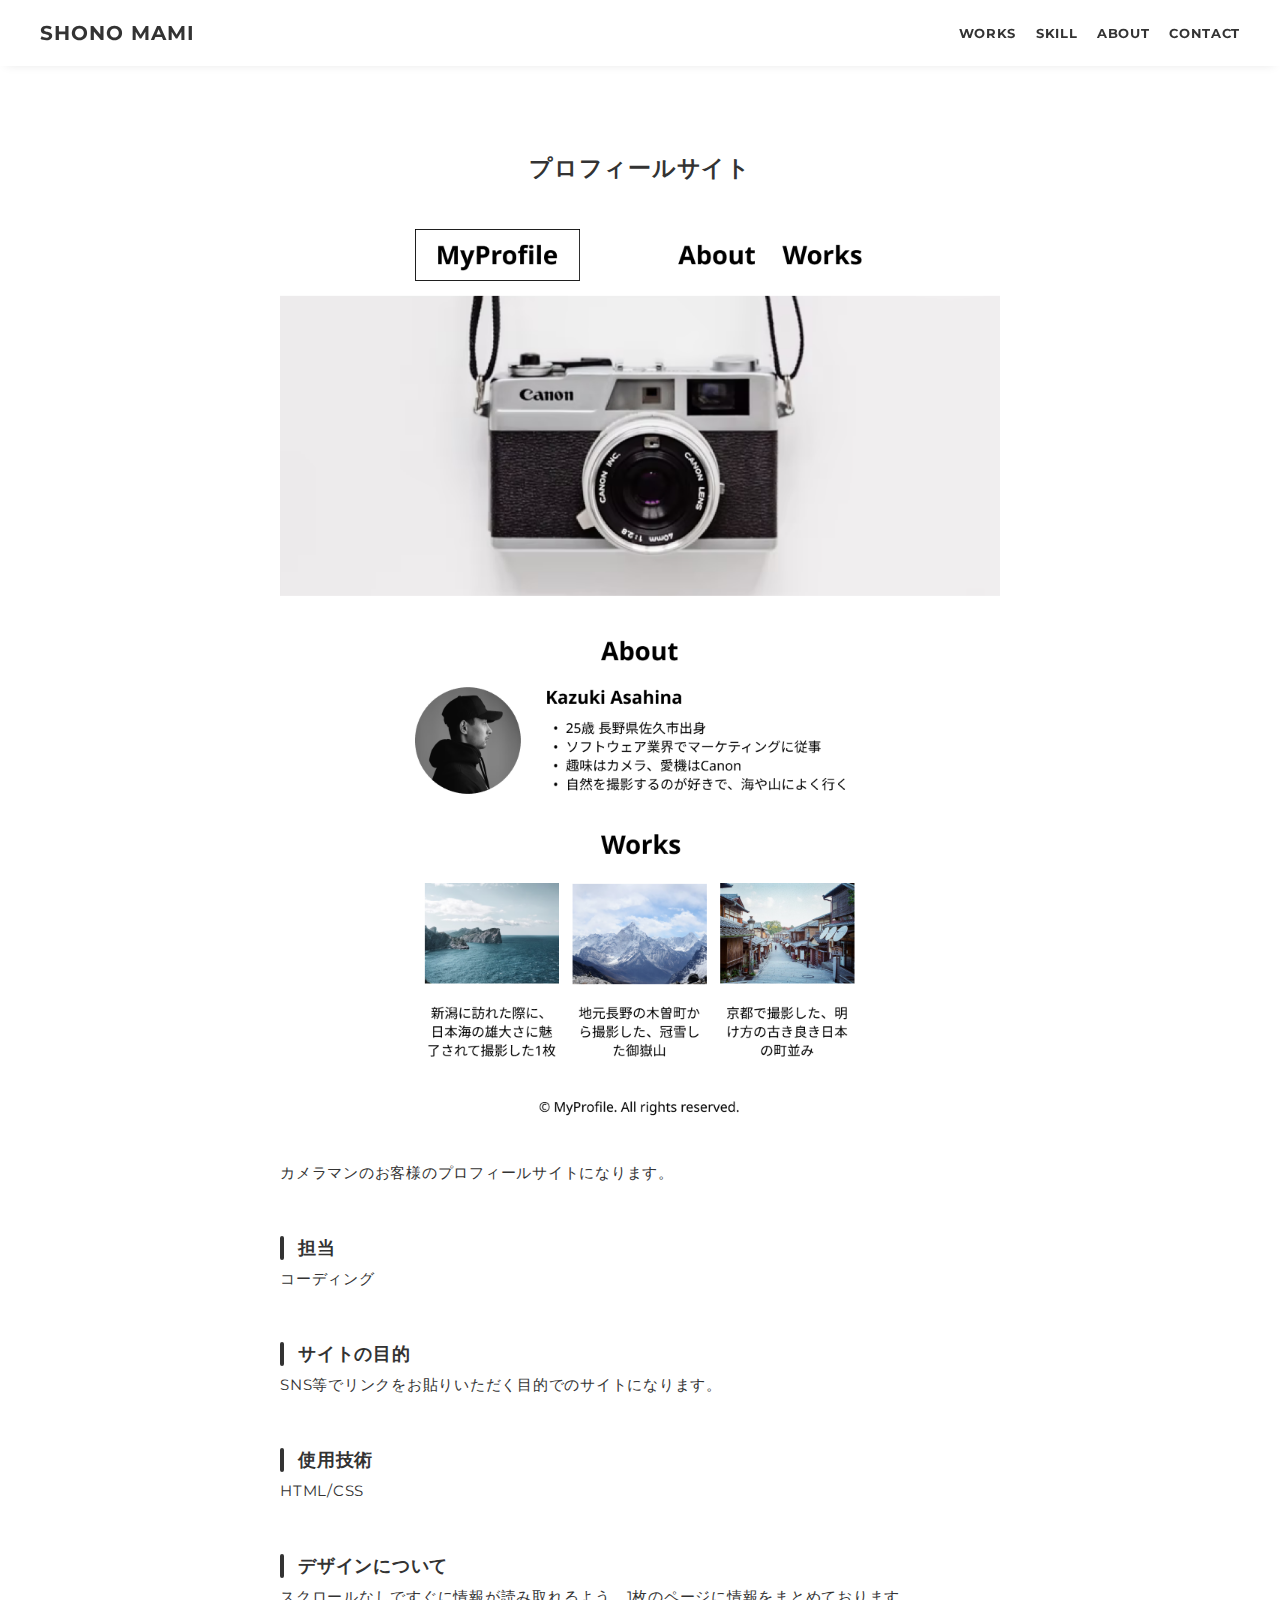
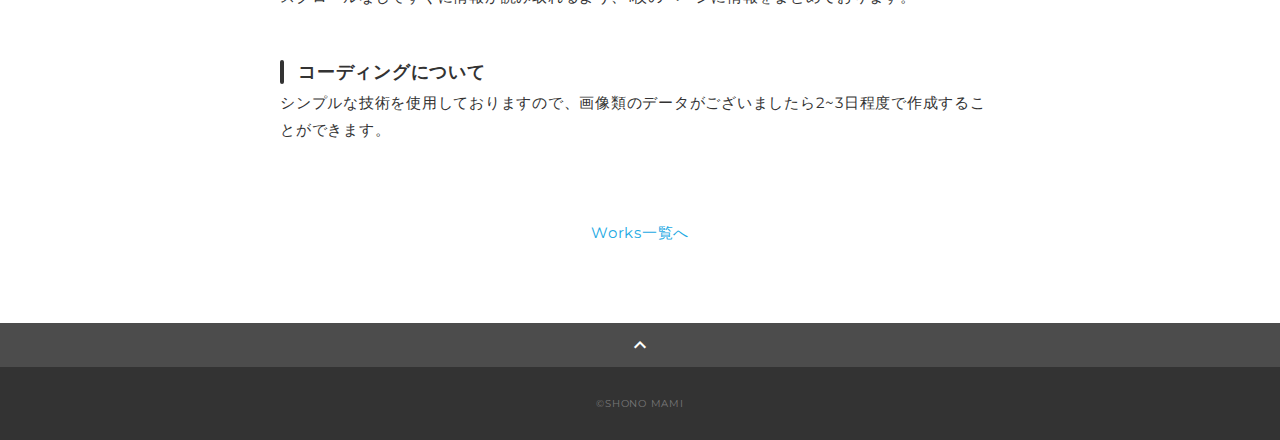
<file: portfolio/works-2.html>
<!DOCTYPE html>
<html>
<head>
  <meta charset="utf-8">
  <meta name="viewport" content="width=device-width, initial-scale=1.0, maximum-scale=1.0, minimum-scale=1.0">
  <title>SAMURAI ポートフォリオ</title>
  <link rel="preconnect" href="https://fonts.gstatic.com">
  <link href="https://fonts.googleapis.com/css2?family=Montserrat:wght@400;700&display=swap" rel="stylesheet">
  <link href="https://fonts.googleapis.com/css?family=Material+Icons+Outlined" rel="stylesheet">
  <link href="css/ress.css" media="all" rel="stylesheet" type="text/css" />
  <link href="css/style.css" media="all" rel="stylesheet" type="text/css" />
</head>

<body>
  <div class="wrapper">

    <!-- header -->
    <header class="header ">
      <div class="container">
        <h1 class="header-logo">
          <a href="index.html">SHONO MAMI</a>
        </h1>
        <nav class="gnav">
          <ul class="gnav-list">
            <li class="gnav-item"><a href="index.html#works">WORKS</a></li>
            <li class="gnav-item"><a href="index.html#skill">SKILL</a></li>
            <li class="gnav-item"><a href="index.html#about">ABOUT</a></li>
            <li class="gnav-item"><a href="index.html#contact">CONTACT</a></li>
          </ul>
        </nav>
      </div>
    </header>
    <!-- /header -->

    <main class="content">

      <article class="article">
        <div class="article-container">
          <h2 class="article-title">プロフィールサイト</h2>
          <div class="article-body">
            <p>
              <img src="img/works-detail/works-2_pc.png" alt="">
            </p>
            <p>
              カメラマンのお客様のプロフィールサイトになります。
            </p>
            <!-- <h3>URL</h3>
            <p><a href="" target="_blank" rel="noopener">ここにURLを入れてください。</a></p> -->
            <h3>担当</h3>
            <p>コーディング</p>
            <h3>サイトの目的</h3>
            <p>SNS等でリンクをお貼りいただく目的でのサイトになります。</p>
            <h3>使用技術</h3>
            <p>HTML/CSS</p>
            <h3>デザインについて</h3>
            <p>
              スクロールなしですぐに情報が読み取れるよう、1枚のページに情報をまとめております。
            </p>
            <h3>コーディングについて</h3>
            <p>
              シンプルな技術を使用しておりますので、画像類のデータがございましたら2~3日程度で作成することができます。
            </p>
          </div>
          <div class="home-link">
            <a href="index.html#works">Works一覧へ</a>
          </div>
        </div>
      </article>

      <div class="page-top" id="js-page-top">
        <span class="material-icons-outlined">expand_less</span>
      </div>
    </main>

    <!-- footer -->
    <footer class="footer">
      <div class="copyright">&copy;SHONO MAMI</div>
    </footer>
    <!-- /footer -->

  </div>
  <script src="https://ajax.googleapis.com/ajax/libs/jquery/3.6.0/jquery.min.js"></script>
  <script type='text/javascript' src="js/script.js"></script>
</body>
</html>
</file>
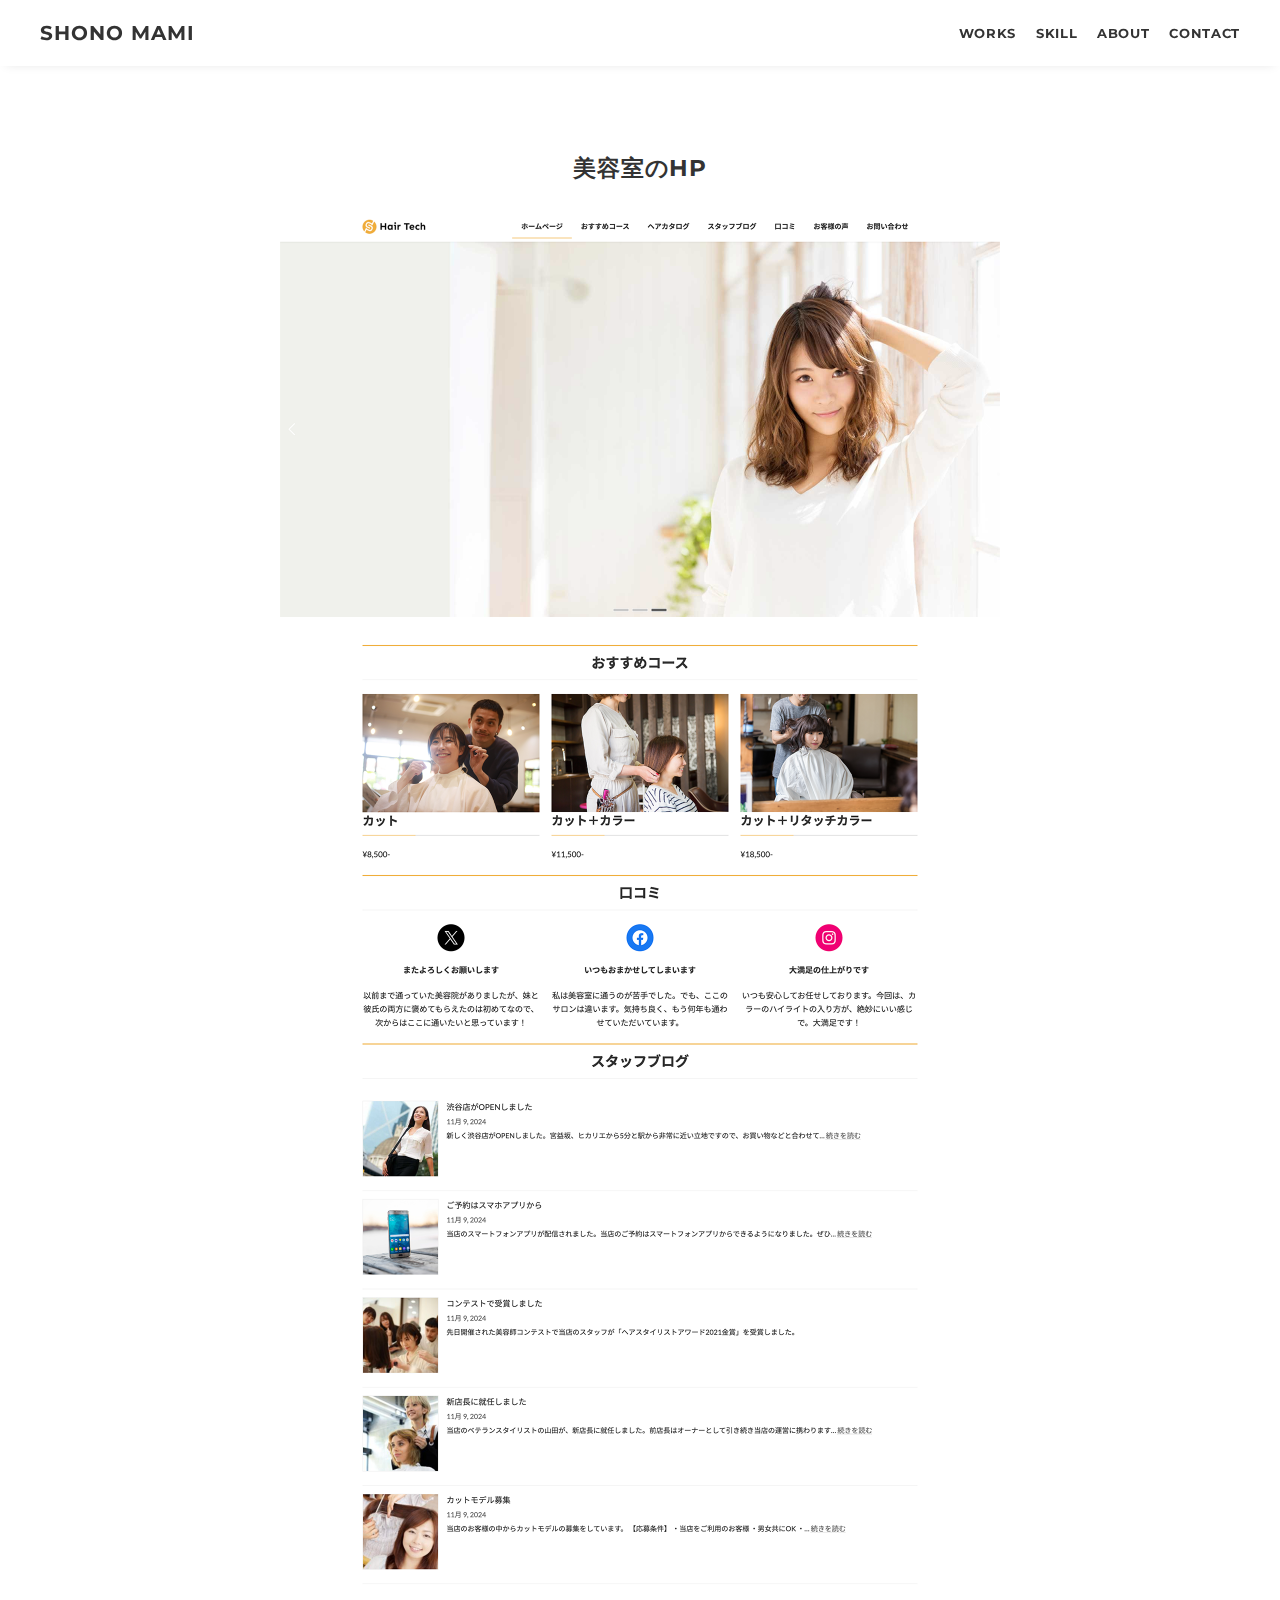
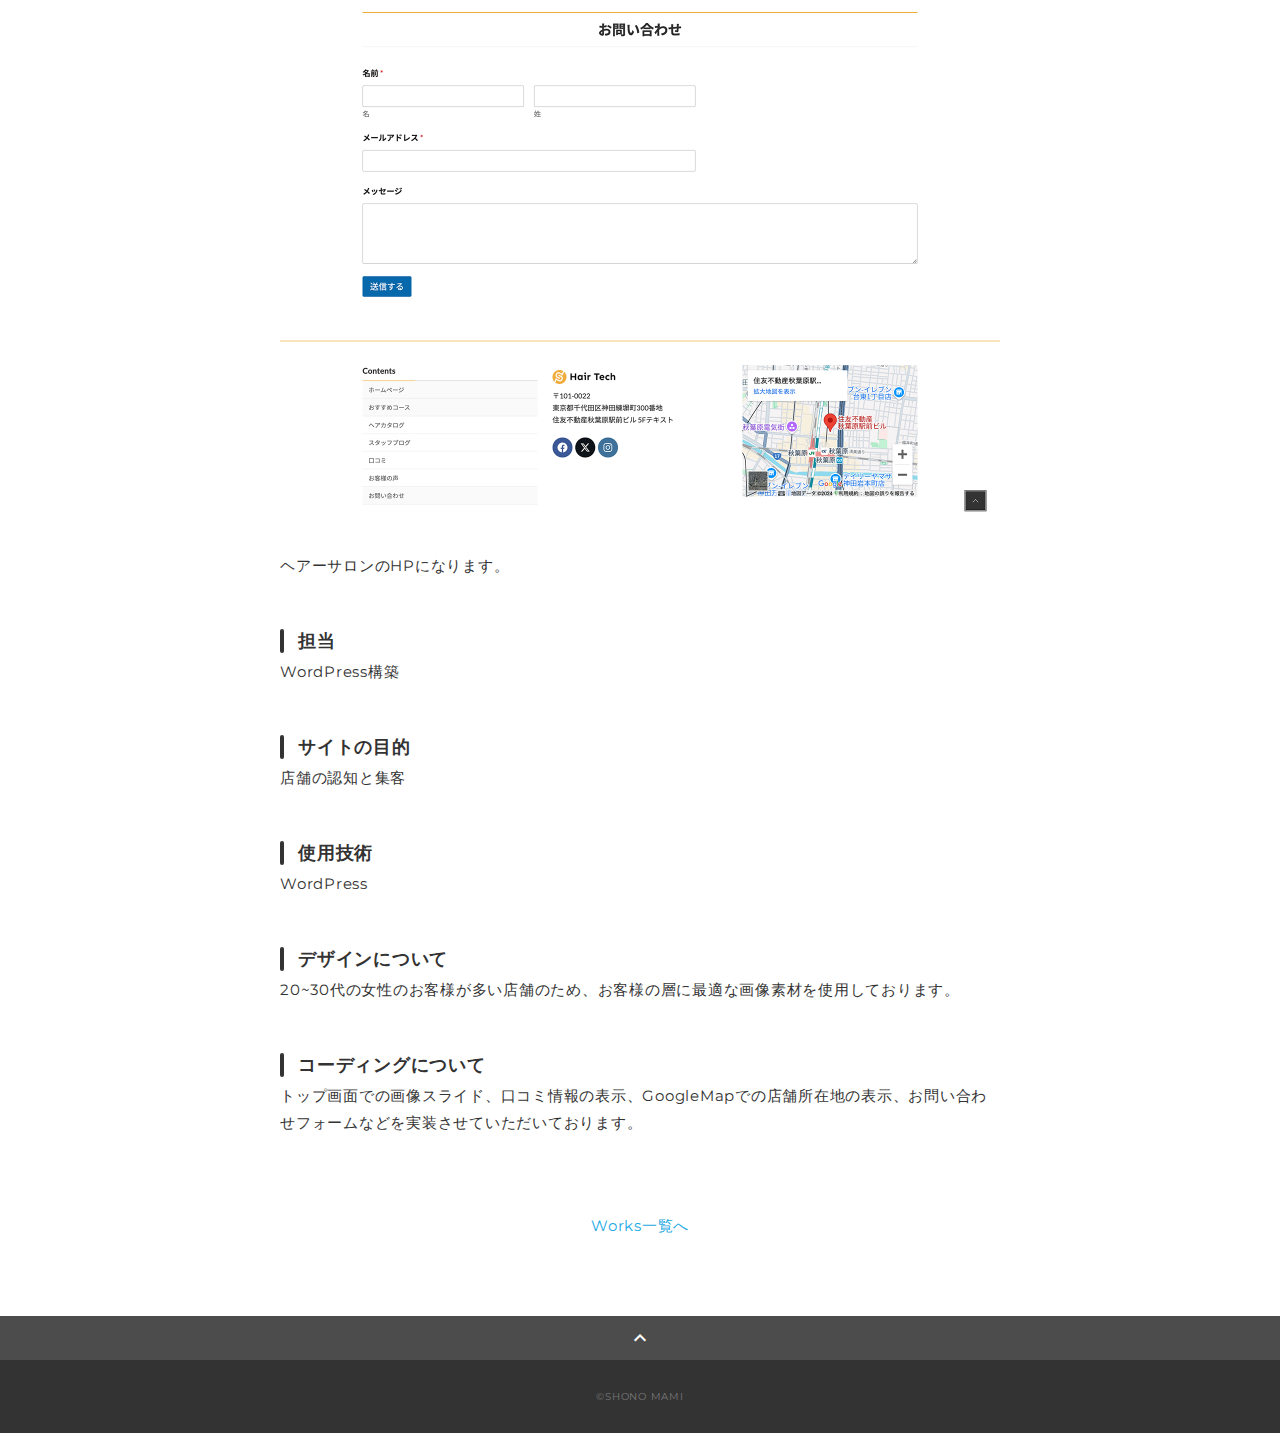
<file: portfolio/works-3.html>
<!DOCTYPE html>
<html>
<head>
  <meta charset="utf-8">
  <meta name="viewport" content="width=device-width, initial-scale=1.0, maximum-scale=1.0, minimum-scale=1.0">
  <title>SAMURAI ポートフォリオ</title>
  <link rel="preconnect" href="https://fonts.gstatic.com">
  <link href="https://fonts.googleapis.com/css2?family=Montserrat:wght@400;700&display=swap" rel="stylesheet">
  <link href="https://fonts.googleapis.com/css?family=Material+Icons+Outlined" rel="stylesheet">
  <link href="css/ress.css" media="all" rel="stylesheet" type="text/css" />
  <link href="css/style.css" media="all" rel="stylesheet" type="text/css" />
</head>

<body>
  <div class="wrapper">

    <!-- header -->
    <header class="header ">
      <div class="container">
        <h1 class="header-logo">
          <a href="index.html">SHONO MAMI</a>
        </h1>
        <nav class="gnav">
          <ul class="gnav-list">
            <li class="gnav-item"><a href="index.html#works">WORKS</a></li>
            <li class="gnav-item"><a href="index.html#skill">SKILL</a></li>
            <li class="gnav-item"><a href="index.html#about">ABOUT</a></li>
            <li class="gnav-item"><a href="index.html#contact">CONTACT</a></li>
          </ul>
        </nav>
      </div>
    </header>
    <!-- /header -->

    <main class="content">

      <article class="article">
        <div class="article-container">
          <h2 class="article-title">美容室のHP</h2>
          <div class="article-body">
            <p>
              <img src="img/works-detail/hair_tech.png" alt="">
            </p>
            <p>
              ヘアーサロンのHPになります。
            </p>
            <!-- <h3>URL</h3>
            <p><a href="" target="_blank" rel="noopener">ここにURLを入れてください。</a></p> -->
            <h3>担当</h3>
            <p>WordPress構築</p>
            <h3>サイトの目的</h3>
            <p>店舗の認知と集客</p>
            <h3>使用技術</h3>
            <p>WordPress</p>
            <h3>デザインについて</h3>
            <p>
              20~30代の女性のお客様が多い店舗のため、お客様の層に最適な画像素材を使用しております。
            </p>
            <h3>コーディングについて</h3>
            <p>
              トップ画面での画像スライド、口コミ情報の表示、GoogleMapでの店舗所在地の表示、お問い合わせフォームなどを実装させていただいております。
            </p>
          </div>
          <div class="home-link">
            <a href="index.html#works">Works一覧へ</a>
          </div>
        </div>
      </article>

      <div class="page-top" id="js-page-top">
        <span class="material-icons-outlined">expand_less</span>
      </div>
    </main>

    <!-- footer -->
    <footer class="footer">
      <div class="copyright">&copy;SHONO MAMI</div>
    </footer>
    <!-- /footer -->

  </div>
  <script src="https://ajax.googleapis.com/ajax/libs/jquery/3.6.0/jquery.min.js"></script>
  <script type='text/javascript' src="js/script.js"></script>
</body>
</html>
</file>
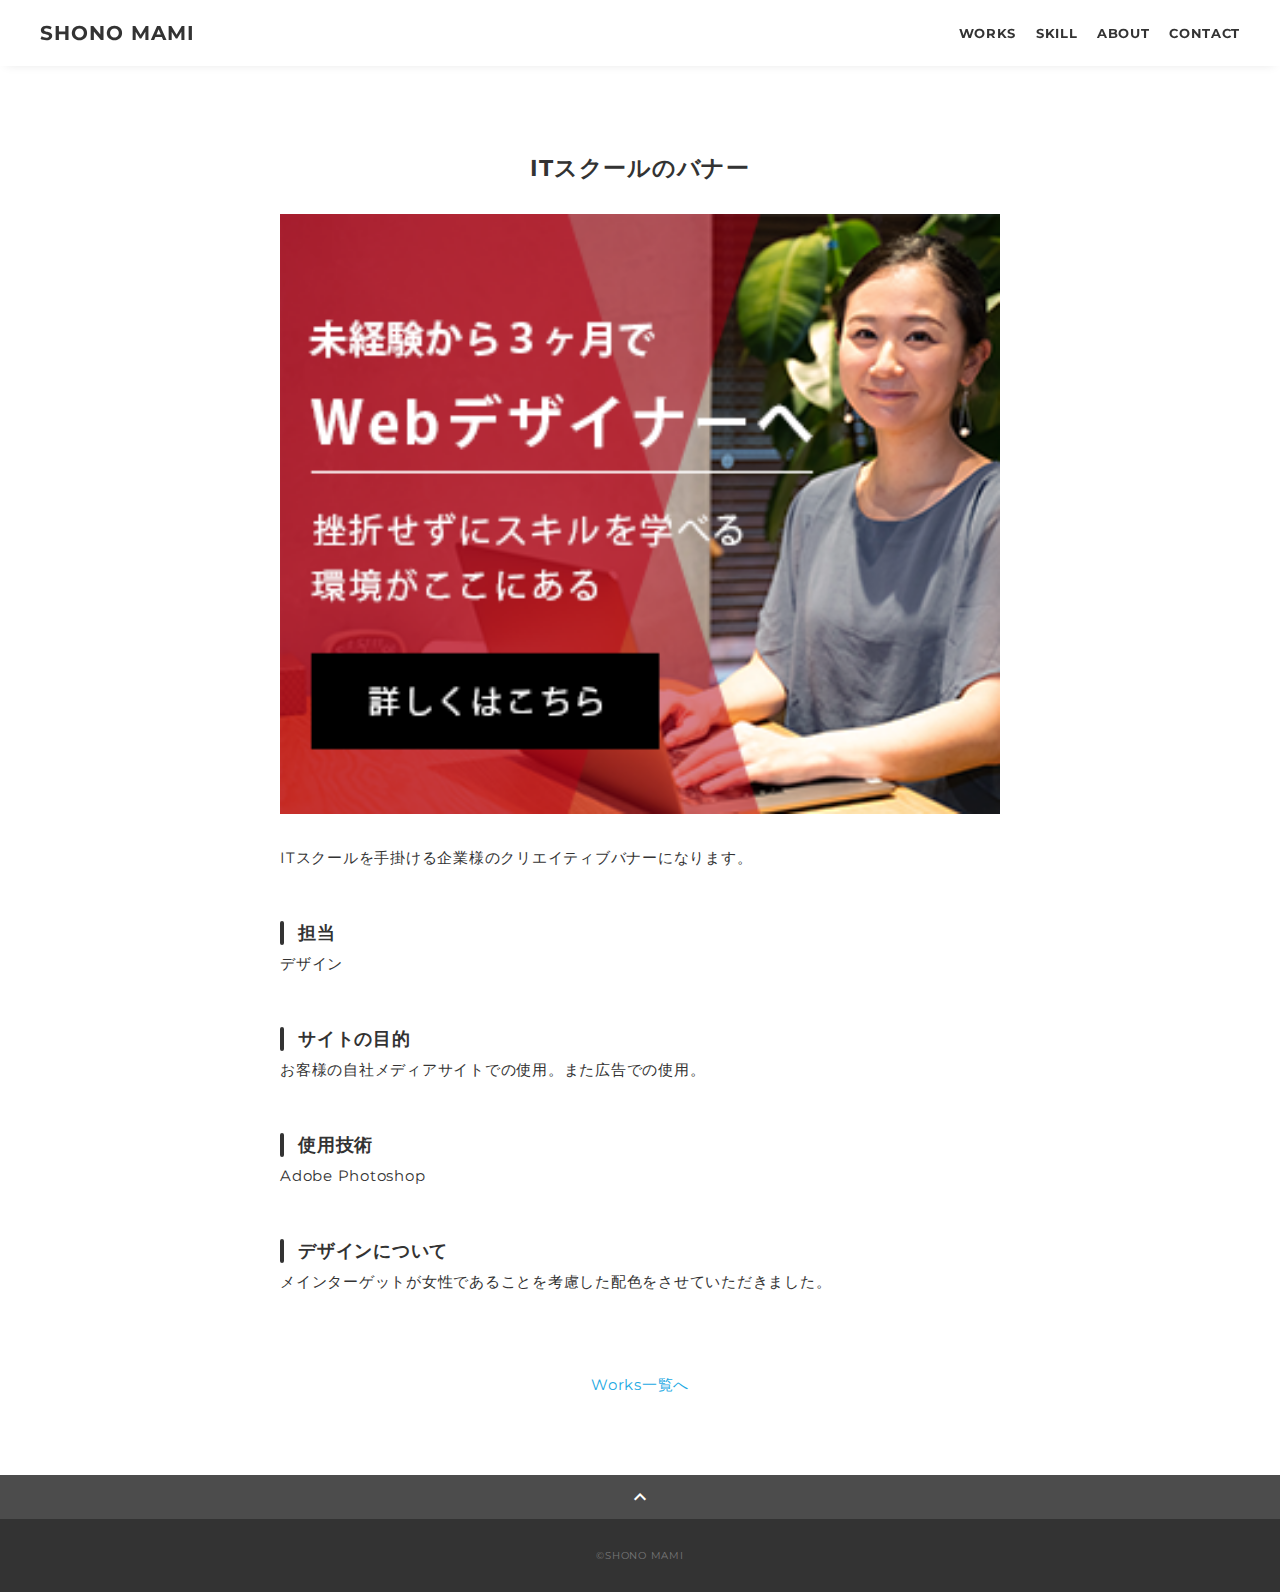
<file: portfolio/works-4.html>
<!DOCTYPE html>
<html>
<head>
  <meta charset="utf-8">
  <meta name="viewport" content="width=device-width, initial-scale=1.0, maximum-scale=1.0, minimum-scale=1.0">
  <title>SAMURAI ポートフォリオ</title>
  <link rel="preconnect" href="https://fonts.gstatic.com">
  <link href="https://fonts.googleapis.com/css2?family=Montserrat:wght@400;700&display=swap" rel="stylesheet">
  <link href="https://fonts.googleapis.com/css?family=Material+Icons+Outlined" rel="stylesheet">
  <link href="css/ress.css" media="all" rel="stylesheet" type="text/css" />
  <link href="css/style.css" media="all" rel="stylesheet" type="text/css" />
</head>

<body>
  <div class="wrapper">

    <!-- header -->
    <header class="header ">
      <div class="container">
        <h1 class="header-logo">
          <a href="index.html">SHONO MAMI</a>
        </h1>
        <nav class="gnav">
          <ul class="gnav-list">
            <li class="gnav-item"><a href="index.html#works">WORKS</a></li>
            <li class="gnav-item"><a href="index.html#skill">SKILL</a></li>
            <li class="gnav-item"><a href="index.html#about">ABOUT</a></li>
            <li class="gnav-item"><a href="index.html#contact">CONTACT</a></li>
          </ul>
        </nav>
      </div>
    </header>
    <!-- /header -->

    <main class="content">

      <article class="article">
        <div class="article-container">
          <h2 class="article-title">ITスクールのバナー</h2>
          <div class="article-body">
            <p style="text-align: center;">
              <img src="img/works-detail/works-4.png" alt="">
            </p>
            <p>
              ITスクールを手掛ける企業様のクリエイティブバナーになります。
            </p>
            <!-- <h3>URL</h3>
            <p><a href="" target="_blank" rel="noopener">ここにURLを入れてください。</a></p> -->
            <h3>担当</h3>
            <p>デザイン</p>
            <h3>サイトの目的</h3>
            <p>お客様の自社メディアサイトでの使用。また広告での使用。</p>
            <h3>使用技術</h3>
            <p>Adobe Photoshop</p>
            <h3>デザインについて</h3>
            <p>
              メインターゲットが女性であることを考慮した配色をさせていただきました。
            </p>
          </div>
          <div class="home-link">
            <a href="index.html#works">Works一覧へ</a>
          </div>
        </div>
      </article>

      <div class="page-top" id="js-page-top">
        <span class="material-icons-outlined">expand_less</span>
      </div>
    </main>

    <!-- footer -->
    <footer class="footer">
      <div class="copyright">&copy;SHONO MAMI</div>
    </footer>
    <!-- /footer -->

  </div>
  <script src="https://ajax.googleapis.com/ajax/libs/jquery/3.6.0/jquery.min.js"></script>
  <script type='text/javascript' src="js/script.js"></script>
</body>
</html>
</file>
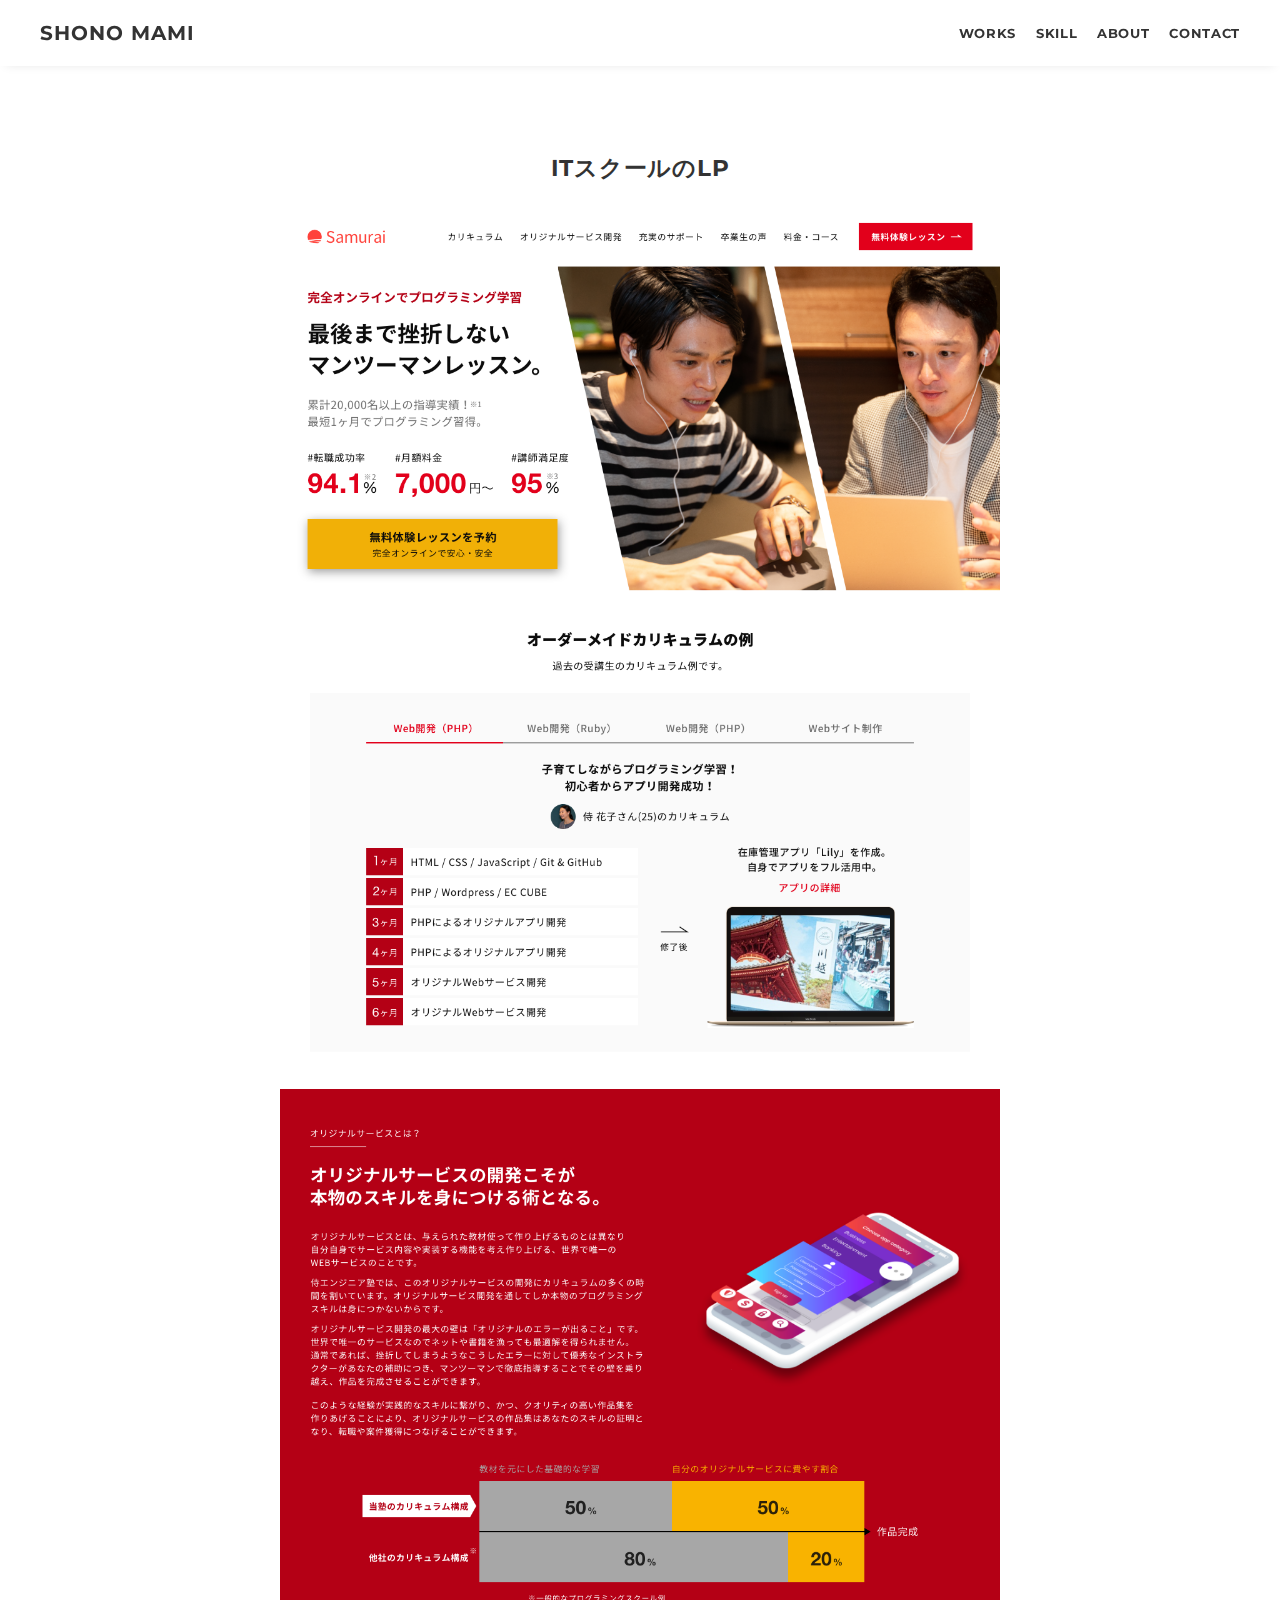
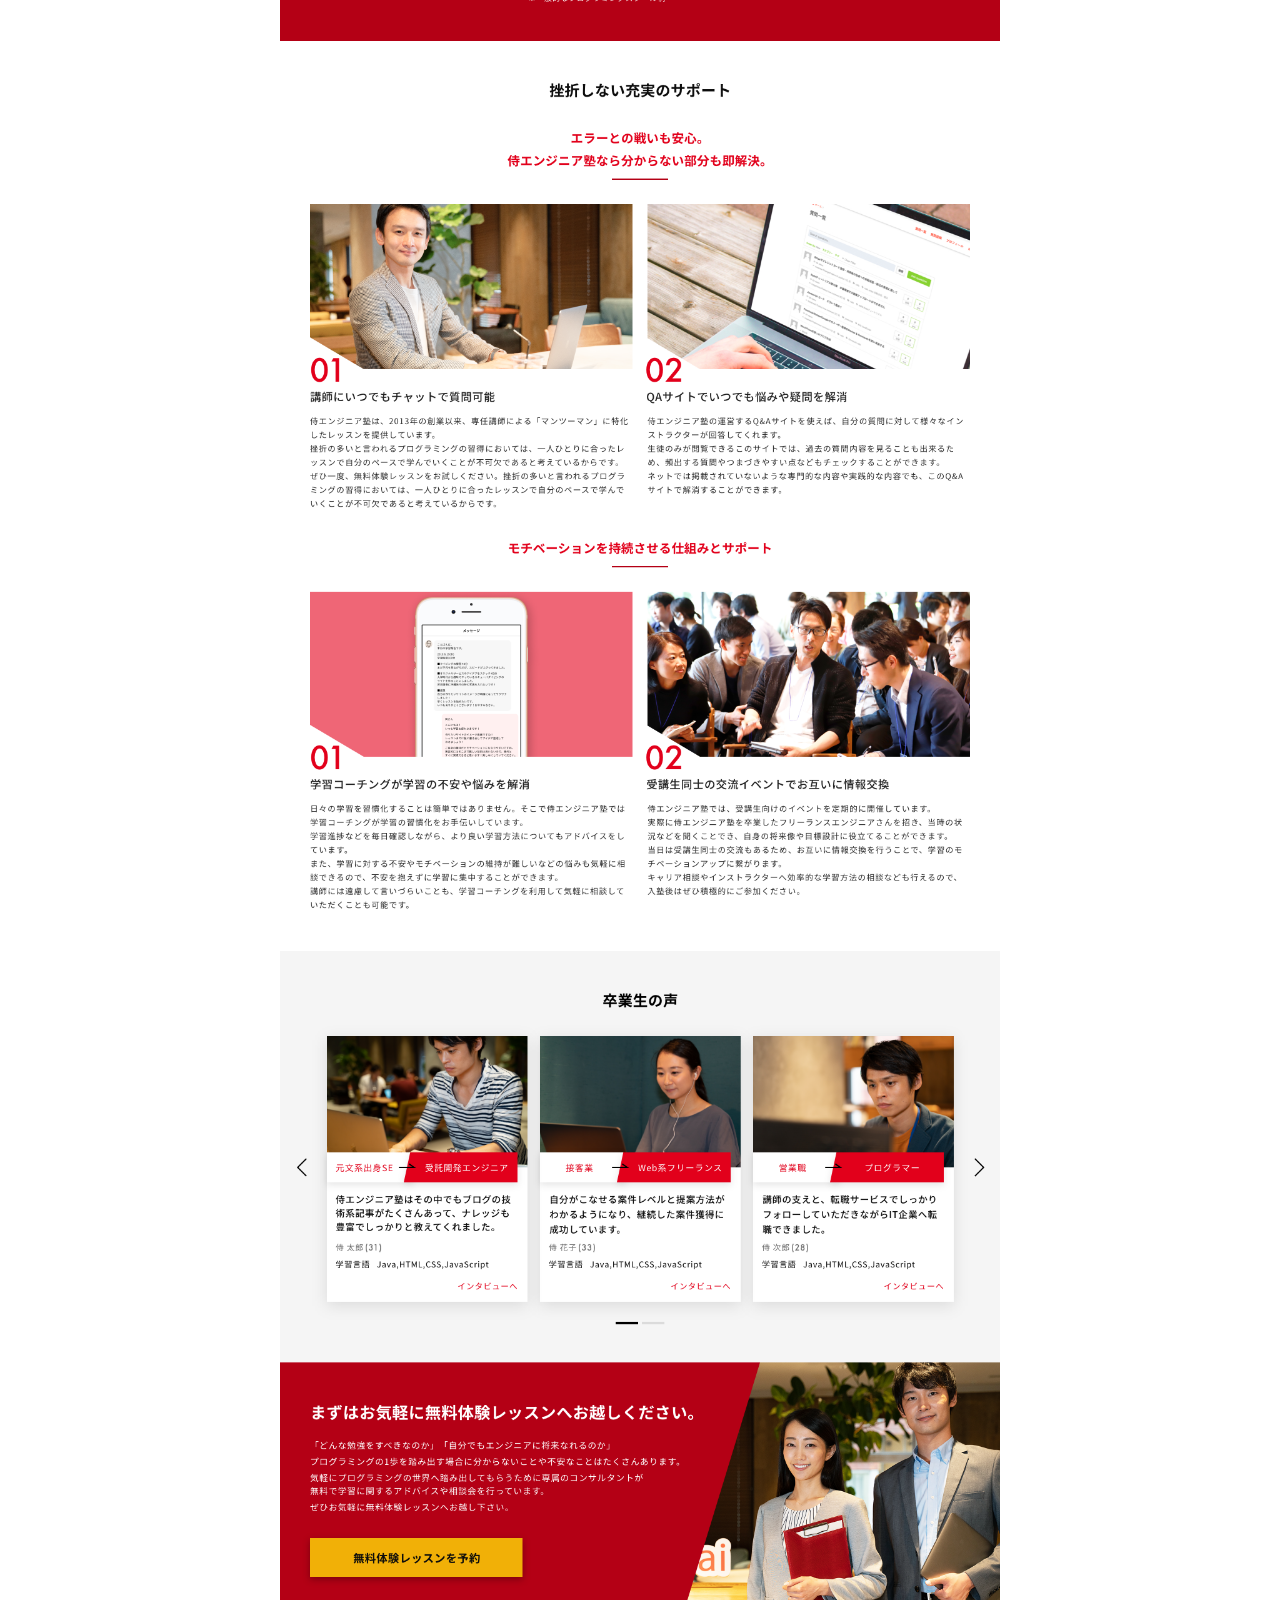
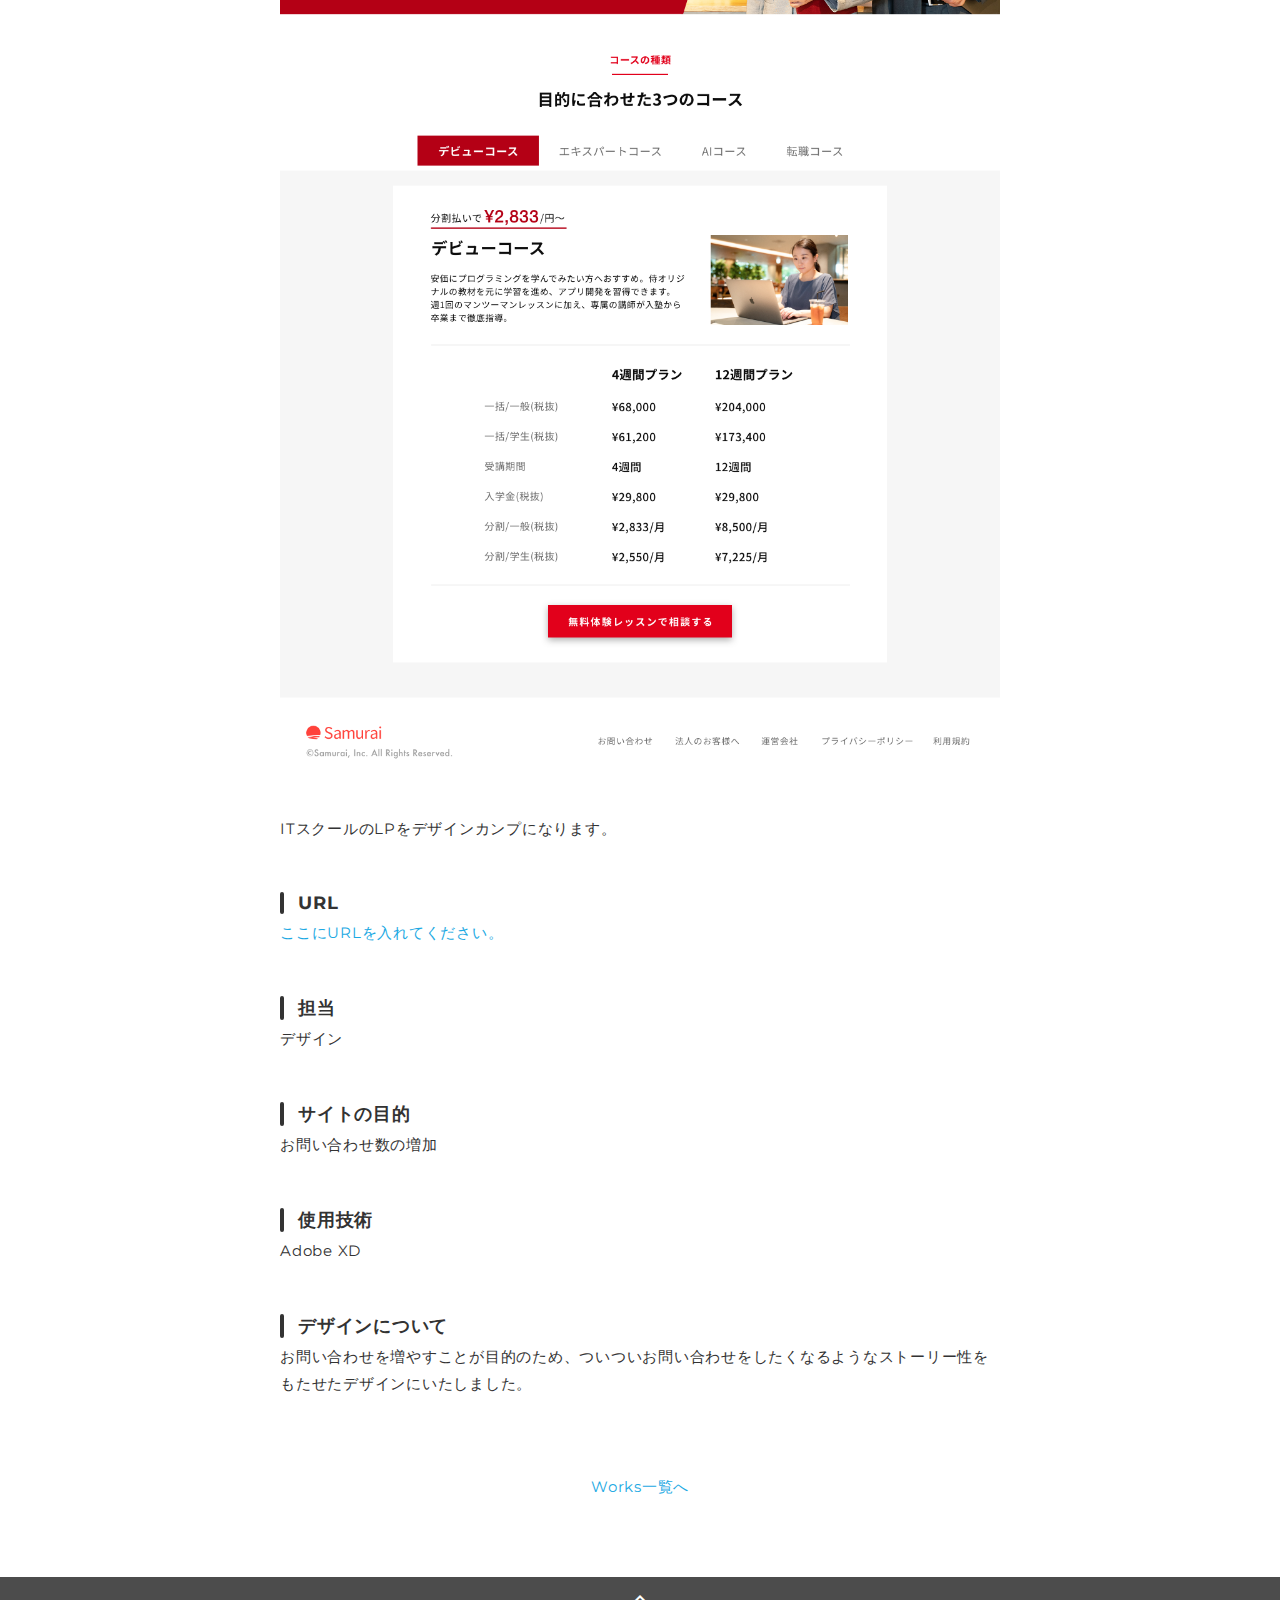
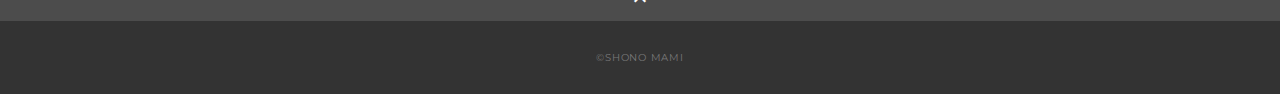
<file: portfolio/works-5.html>
<!DOCTYPE html>
<html>
<head>
  <meta charset="utf-8">
  <meta name="viewport" content="width=device-width, initial-scale=1.0, maximum-scale=1.0, minimum-scale=1.0">
  <title>SAMURAI ポートフォリオ</title>
  <link rel="preconnect" href="https://fonts.gstatic.com">
  <link href="https://fonts.googleapis.com/css2?family=Montserrat:wght@400;700&display=swap" rel="stylesheet">
  <link href="https://fonts.googleapis.com/css?family=Material+Icons+Outlined" rel="stylesheet">
  <link href="css/ress.css" media="all" rel="stylesheet" type="text/css" />
  <link href="css/style.css" media="all" rel="stylesheet" type="text/css" />
</head>

<body>
  <div class="wrapper">

    <!-- header -->
    <header class="header ">
      <div class="container">
        <h1 class="header-logo">
          <a href="index.html">SHONO MAMI</a>
        </h1>
        <nav class="gnav">
          <ul class="gnav-list">
            <li class="gnav-item"><a href="index.html#works">WORKS</a></li>
            <li class="gnav-item"><a href="index.html#skill">SKILL</a></li>
            <li class="gnav-item"><a href="index.html#about">ABOUT</a></li>
            <li class="gnav-item"><a href="index.html#contact">CONTACT</a></li>
          </ul>
        </nav>
      </div>
    </header>
    <!-- /header -->

    <main class="content">

      <article class="article">
        <div class="article-container">
          <h2 class="article-title">ITスクールのLP</h2>
          <div class="article-body">
            <p>
              <img src="img/works-detail/works-5.png" alt="">
            </p>
            <p>
              ITスクールのLPをデザインカンプになります。
            </p>
            <h3>URL</h3>
            <p><a href="" target="_blank" rel="noopener">ここにURLを入れてください。</a></p>
            <h3>担当</h3>
            <p>デザイン</p>
            <h3>サイトの目的</h3>
            <p>お問い合わせ数の増加</p>
            <h3>使用技術</h3>
            <p>Adobe XD</p>
            <h3>デザインについて</h3>
            <p>
              お問い合わせを増やすことが目的のため、ついついお問い合わせをしたくなるようなストーリー性をもたせたデザインにいたしました。
            </p>
          </div>
          <div class="home-link">
            <a href="index.html#works">Works一覧へ</a>
          </div>
        </div>
      </article>

      <div class="page-top" id="js-page-top">
        <span class="material-icons-outlined">expand_less</span>
      </div>
    </main>

    <!-- footer -->
    <footer class="footer">
      <div class="copyright">&copy;SHONO MAMI</div>
    </footer>
    <!-- /footer -->

  </div>
  <script src="https://ajax.googleapis.com/ajax/libs/jquery/3.6.0/jquery.min.js"></script>
  <script type='text/javascript' src="js/script.js"></script>
</body>
</html>
</file>
<file: kadai_012/style.css>
/* PC、スマホ共通スタイル */
body {
  font-family: "Source Sans Pro", "Hiragino Kaku Gothic ProN", Meiryo, Arial,
    sans-serif;
}

p {
  font-size: 15px;
}

/*================
PC用のスタイル 
=================*/
/* 横幅設定 */
body {
  max-width: 1080px;
  min-width: 960px;
  margin: 0 auto 0 auto;
}

/* ヘッダー */
header {
  display: flex;
  justify-content: space-between;
}

/* ナビゲーションのレイアウト */
#nav-pc {
  text-align: right;
  font-size: 14px;
  padding-top: 15px;
}

/* ナビゲーションのリンクの装飾設定 */
#nav-pc>a {
  text-decoration: none;
  margin-left: 20px;
}

#nav-pc>a:link {
  color: #0d0d0d;
}

#nav-pc>a:visited {
  color: #0d0d0d;
}

#nav-pc>a:hover {
  color: #0d0d0d;
  text-decoration: underline;
}

#nav-pc>a:active {
  color: #0d0d0d;
}

/* メインビジュアル*/
#main-visual {
  position: relative;
  height: 400px;
}

#main-message {
  position: absolute;
  top: 0;
  left: 0;
  background-color: #2710d5;
  color: #ffffff;
  border-radius: 0 0 476px 0;
  max-width: 620px;
  height: 100%;
  width: 100%;
  z-index: 11;
}

#main-message>h1 {
  font-size: 60px;
  font-weight: bold;
  margin: 100px 0 0 50px;
}

#main-message>p {
  font-size: 28px;
  margin: 0 0 0 50px;
}

#main-visual>img {
  max-width: 620px;
  border-radius: 476px 0 0 0;
  position: absolute;
  top: 0;
  right: 0;
  z-index: 10;
}

/* 見出し */
h2 {
  margin: 40px 0 0 0;
}

h2::after {
  content: url("images/line.png");
  margin-left: 10px;
}

h3 {
  font-size: 27px;
}

/* ミッション */
#mission {
  margin: 80px auto 80px auto;
  width: 100%;
}

#mission-flex {
  width: 100%;
  display: flex;
}

#mission-flex>div {
  width: 50%;
  margin: 20px;
}

#mission-photo {
  width: 100%;
}

#s2dgs {
  margin-top: 50px;
}

/* プロダクト */
#product {
  background-color: #fafafa;
  width: 100%;
  margin: 80px 0 80px 0;
  padding: 10px 40px 0px 40px;
}

/* 外枠 */
#product>div {
  margin-top: 40px;
  display: flex;
}

/* 左のカラム */
#product-left {
  width: 50%;
  margin-right: 20px;
}

/* 右のカラム */
#product-right {
  width: 50%;
  margin-left: 20px;
  margin-top: 80px;
}

/* 画像＋説明の枠 */
#product-left>div {
  position: relative;
  height: 480px;
  margin-right: 20px;
}

#product-right>div {
  position: relative;
  height: 480px;
  margin-left: 20px;
}

/* 画像 */
.product-photo {
  width: 100%;
}

/* 説明文の枠 */
.product-explain {
  background-color: #ffffff;
  position: absolute;
  left: 0;
  top: 280px;
  margin: 0 40px 0 40px;
  padding: 20px;
  box-shadow: 5px 5px 10px rgba(0, 0, 0, 0.05);
}

/* 説明文の英語 */
.product-explain>span {
  color: #2710d5;
  font-weight: bold;
  font-size: 16px;
  margin: 0;
}

/* 説明文の見出し */
.product-explain>h3 {
  margin: 5px 0 5px 0;
}

/* 説明文 */
.product-explain>p {
  margin: 0;
}

/* 「もっとみる」ボタン */
#product-more {
  margin: 0 auto -42px auto;
}

/* ABOUT US */
#aboutus {
  margin: 80px auto 80px auto;
}

/* 3つの組織文化と画像を入れる枠 */
#aboutus>div {
  display: flex;
}

/* 画像 */
.culture-img {
  width: 100%;
  align-self: flex-start;
}

.culture-img2 {
  margin-top: 50px;
  width: 100%;
}

/* 3つの組織文化の表 */
.culture-table {
  max-width: 500px;
  margin-right: 50px;
}

/* 番号 */
.culture-num {
  font-size: 80px;
  color: #2710d5;
  margin: 0 20px 0 0;
}

/* 組織文化英語 */
.culture-en {
  color: #2710d5;
  font-weight: bold;
  font-size: 24px;
  display: block;
}

/* 組織文化日本語 */
.culture-jp {
  font-size: 28px;
  font-weight: bold;
}

/* 説明文 */
.culture-description {
  margin: 0;
}

/* ビジョン */
#vision {
  margin: 80px auto 80px auto;
}

/* セクション内の外枠 */
#vision>div {
  width: 100%;
  display: flex;
  justify-content: space-between;
  flex-wrap: wrap;
}

/* 7つの行動指針の枠 */
.vision-box {
  width: 300px;
  height: 300px;
  margin-bottom: 30px;
  position: relative;
}

.vision-box>img {
  width: 100%;
  height: auto;
  position: absolute;
  top: 0;
  left: 0;
  z-index: 30;
}

.vision-box > span {
  position: absolute;
  top: 0;
  left: 0;
  z-index: 31;
  margin-right: 20px;
}


.vision-box > span > h4 {
  color: #2710d5;
  font-size: 19px;
  margin: 80px 0 0 0;
}

.vision-box > span > h4:first-letter {
  font-size: 40px;
}

.vision-box > span > h5 {
  font-size: 20px;
  margin: 0 0 0 0;
}

.vision-box > span > p {
  margin: 10px 0 0 0;
}

/*セクション追加*/
#cases > ul {
  display: flex;
  list-style: none;
}
/*パレット（・）を非表示にす*/
#cases {
  margin: 40px 0;
  width: 100%;
}

#cases > ul > li {
  width: 33%;
  margin: 0 20px;
}

.case-card {
  background-color: #ffffff;
  min-height: 400px;
  box-shadow: 5px 5px 15px rgba(0,0,0,0.2);
}

.case-img {
  width: 100%;
}

.case-info {
  padding: 10px 20px;
}

.case-name {
  color: #2710d5;
  font-size: 19px;
}

.case-content {
  font-size: 14px;
}



/* 会社概要 */
#company {
  margin: 80px auto 80px auto;
}

#company-table {
  width: 100%;
}

.tableheader {
  text-align: left;
  padding: 20px;
  border-bottom-color: #2710d5;
  border-bottom-width: 1px;
  border-bottom-style: solid;
  width: 100px;
}

.tableheader-first {
  text-align: left;
  padding: 20px;
  border-bottom-color: #2710d5;
  border-bottom-width: 1px;
  border-bottom-style: solid;
  border-top-color: #2710d5;
  border-top-width: 1px;
  border-top-style: solid;
  width: 100px;
}

.cell {
  padding: 30px;
  border-bottom-color: #ececec;
  border-bottom-width: 1px;
  border-bottom-style: solid;
}

.cell-first {
  padding: 30px;
  border-bottom-color: #ececec;
  border-bottom-width: 1px;
  border-bottom-style: solid;
  border-top-color: #ececec;
  border-top-width: 1px;
  border-top-style: solid;
}

#company>iframe {
  width: 100%;
  height: 368px;
  margin-top: 40px;
}

/* お問い合わせ */
#contact {
  margin: 80px auto 80px auto;
}

/* 外枠 */
#contact>form>div {
  display: flex;
  flex-direction: row;
  flex-wrap: wrap;
  padding-bottom: 30px;
}

/* 左列の見出し */
.contact-heading {
  width: 240px;
  align-self: center;
}

/* 見出しのラベル */
.contact-label {
  font-weight: bold;
}

/* 必須 */
.contact-span {
  color: #ce2222;
  margin: 0 0 0 20px;
  font-weight: bold;
}

/* テキストボックス */
.contact-textbox {
  border-top: 0;
  border-left: 0;
  border-right: 0;
  border-bottom-width: 1px;
  border-bottom-color: #707070;
  border-bottom-style: solid;
  background-color: #fafafa;
  width: 400px;
  height: 56px;
}

/* お問い合わせ内容のテキストエリア */
.contact-textarea {
  border-top: 0;
  border-left: 0;
  border-right: 0;
  border-bottom-width: 1px;
  border-bottom-color: #707070;
  border-bottom-style: solid;
  background-color: #fafafa;
  width: 400px;
  height: 200px;
}

/* 個人情報の取り扱い */
details {
  width: 700px;
}

details>div {
  background-color: #fafafa;
  padding: 20px;
}

details>div>span {
  font-weight: bold;
}

/* フッター */
footer {
  background-color: #0d0d0d;
  text-align: center;
  padding: 80px 80px 30px 80px;
}

#footer-logo {
  margin-bottom: 30px;
}

#footer-link {
  margin-bottom: 50px;
}
#footer-link > a {
  text-decoration: none;
  margin: 10px;
}
#footer-link > a:link {
  color: #ffffff;
}
#footer-link > a:visited {
  color: #ffffff;
}
#footer-link > a:hover {
  color: #ffffff;
  text-decoration: underline;
}
#footer-link > a:active {
  color: #ffffff;
}

#sns-footer {
  text-align: left;
  width: 100%;
}

#sns-footer > a {
  margin-right: 30px;
}

#copyright {
  color: #ffffff;
  float: right;
}
</file>
<file: kadai_013/style.css>
/* PC、スマホ共通スタイル */
body {
  font-family: "Source Sans Pro", "Hiragino Kaku Gothic ProN", Meiryo, Arial,
    sans-serif;
}

p {
  font-size: 15px;
}

#main-visual>img {
  width: 100%;
}

/*================
PC用のスタイル 
=================*/
@media screen and (min-width: 768px) {
  /* 横幅設定 */
  body {
    max-width: 1080px;
    min-width: 960px;
    margin: 0 auto 0 auto;
  }

  /* ヘッダー */
  header {
    display: flex;
    justify-content: space-between;
  }

  /* ナビゲーションのレイアウト */
  #nav-pc {
    text-align: right;
    font-size: 14px;
    padding-top: 15px;
  }

  /* ナビゲーションのリンクの装飾設定 */
  #nav-pc>a {
    text-decoration: none;
    margin-left: 20px;
  }

  #nav-pc>a:link {
    color: #0d0d0d;
  }

  #nav-pc>a:visited {
    color: #0d0d0d;
  }

  #nav-pc>a:hover {
    color: #0d0d0d;
    text-decoration: underline;
  }

  #nav-pc>a:active {
    color: #0d0d0d;
  }
  #menu-sp {
    display: none;
  }
  #nav-sp {
    display: none;
  } 
}

/*スマホ用のスタイル*/
@media screen and (max-width: 767px) {
  body {
    min-width: 375px;
    margin: 0;
  }
  #nav-pc{
    display: none;
  }
  #menu-sp {
    float: right;
    padding: 0;
  }
  #nav-sp {
    background-color: #ce933e;
    position: absolute;
    left: 0;
    top: 0;
    height: 100%;
    width: 100%;
    display: none;
    z-index: 100;
  }
  #close {
    position: absolute;
    top: 20px;
    right: 20px;
  }
  #logo-sp {
    margin: 80px 0px 30px 20px;
  }
  #nav-sp > a {
    display: block;
  }
  #nav-sp > a:link {
    color: #ffffff;
  }
  #nav-sp > a:visited {
    color: #ffffff;
  }
  #nav-sp > a:hover {
    color: #ffffff;
    text-decoration: underline;
  }
  #nav-sp > a:active {
    color: #ffffff;
    }
  #nav-sp > .menu {
    text-decoration: none;
    display: block;
    margin: 0 20px;
    height: 40px;
    font-size: 16px;
    background-image: url(images/arrow.png);
    background-repeat: no-repeat;
    background-position: right top;
  }

  
}
</file>
<file: kadai_tutorial_output/style.css>
/* PC、スマホ共通スタイル */
 body {
    font-family: "Source Sans Pro", "Hiragino Kaku Gothic ProN", Meiryo, Arial, sans-serif;
  }
  
  p {
    font-size: 15px;
  }

  /*================
 PC用のスタイル 
=================*/
@media screen and (min-width: 768px) {
  /* 横幅設定 */
  body {
    max-width: 1080px;
    min-width: 960px;
    margin: 0 auto 0 auto;
  }
  
  /* ヘッダー */
  header {
    display: flex;
    justify-content: space-between;
  }
   /* ナビゲーションのレイアウト */
   #nav-pc {
    font-size: 14px;
    padding-top: 15px;
  }
  
  /* ナビゲーションのリンクの装飾設定 */
  #nav-pc > a {
    text-decoration: none;
    margin-left: 20px;
  }
  #nav-pc > a:link {
    color: #0d0d0d;
  }
  #nav-pc > a:visited {
    color: #0d0d0d;
  }
  #nav-pc > a:hover {
    color: #0d0d0d;
    text-decoration: underline;
  }
  #nav-pc > a:active {
    color: #0d0d0d;
  }

  /*スマホ用ナビを非表示*/
  #nav-sp,
  #menu-sp {
    display: none;
  }

  
  /* メインビジュアル*/
  #main-visual {
    position: relative;
    height: 400px;
  }

  #main-message {
    position: absolute;
    top: 0;
    left: 0;
    background-color: #2710d5;
    color: #ffffff;
    border-radius: 0 0 476px 0;
    max-width: 620px;
    height: 100%;
    width: 100%;
    z-index: 11;
  }
  #main-message > h1 {
    font-size: 60px;
    font-weight: bold;
    margin: 100px 0 0 50px;
  }
  #main-message > p { 
    font-size: 28px;
    margin: 0 0 0 50px;
  }
  #main-visual > img {
    max-width: 620px;
    border-radius: 476px 0 0 0;
    position: absolute;
    top: 0;
    right: 0;
    z-index: 10;
  }

   /* 見出し */
   h2 {
    margin: 40px 0 0 0;
  }
  
  h2::after {
    content: url("images/line.png");
    margin-left: 10px;
  }
  
  h3 {
    font-size: 27px;
  }

  /* ミッション */
  #mission {
    margin: 80px auto 80px auto;
    width: 100%;
  }
  
  #mission-flex {
    width: 100%;
    display: flex;
  }
  #mission-flex > div {
    width: 50%;
    margin: 20px;
  }
  
  #mission-photo {
    width: 100%;
  }
  
  #s2dgs {
    margin-top: 50px;
    width: 100%;
  }

  /* プロダクト */
  #product {
    background-color: #fafafa;
    margin: 80px 0 80px 0;
    padding: 10px 40px 0px 40px;
  }
  
  /* 外枠 */
  #product > div {
    margin-top: 40px;
    display: flex;
  }
  
  /* 左のカラム */
  #product-left {
    width: 50%;
    margin-right: 20px;
  }
  
  /* 右のカラム */
  #product-right {
    width: 50%;
    margin-left: 20px;
    margin-top: 80px;
  }
  
  /* 画像＋説明の枠 */
  #product-left > div {
    position: relative;
    height: 480px;
    margin-right: 20px;
  }
  #product-right > div {
    position: relative;
    height: 480px;
    margin-left: 20px;
  }

  /* 画像 */
  .product-photo {
    width: 100%;
  }

   /* 説明文の枠 */
   .product-explain {
    background-color: #ffffff;
    position: absolute;
    left: 0;
    top: 280px;
    margin: 0 40px 0 40px;
    padding: 20px;
    box-shadow: 5px 5px 10px rgba(0, 0, 0, 0.05);
  }
  
  /* 説明文の英語 */
  .product-explain > span {
    color: #2710d5;
    font-weight: bold;
    font-size: 16px;
    margin: 0;
  }
  
  /* 説明文の見出し */
  .product-explain > h3 {
    font-size: 20px;
    margin: 5px 0 5px 0;
  }
  
  /* 説明文 */ß
  .product-explain > p {
    font-size: 14px;
    margin: 0;
  }
  
  /* 「もっとみる」ボタン */
  #product-more {
    margin: 0 auto -42px auto;
  }

  /* ABOUT US */
  #aboutus {
    margin: 80px auto 80px auto;
  }

  /* 3つの組織文化と画像を入れる枠 */
  #aboutus > div {
    display: flex;
  }

  /* 画像 */
  .culture-img {
    width: 100%;
    align-self: flex-start;
  }

  .culture-img2 {
    margin-top: 50px;
    width: 100%;
  }

  /* 3つの組織文化の表 */
  .culture-table {
    margin-right: 50px;
  }

  /*番号*/
  .culture-num {
    font-size: 80px;
    color: #2710d5;
    margin: 0 20px 0 0 ; 
  }

  /*組織文化英語*/
  .culture-en {
    color: #2710d5;
    font-weight: bold;
    font-size: 24px;
    display: block;
  }

  /* 組織文化日本語*/
  .culture-jp {
    font-size: 28px;
    font-weight: bold;
  }

  /* 説明文*/
  .culture-description {
    margin: 0;
  }

  /* ビジョン */
  #vision {
    margin: 80px auto 80px auto;
  }

  /* セクション内の外枠 */
  #vision > div {
    width: 100%;
    display: flex;
    justify-content: space-between;
    flex-wrap: wrap;
  }

  /* 7つの行動指針の枠 */
  .vision-box {
    width: 300px;
    height: 300px;
    margin-bottom: 30px;
    position: relative;
  }

  .vision-box > img {
    width: 100%;
    height: auto;
    position: absolute;
    top: 0;
    left: 0;
    z-index: 30;
  }

  .vision-box > span {
    position: absolute;
    top: 0;
    left: 0;
    z-index: 31;
    margin-right: 20px;
  }

  .vision-box > span > h4 {
    color: #2710d5;
    font-size: 19px;
    margin: 80px 0 0 0;
  }

  .vision-box > span > h4::first-letter {
    font-size: 40px;
  }

  .vision-box > span > h5 {
    font-size: 20px;
    margin: 0 0 0 0;
  }

  .vision-box > span > p {
    margin: 10px 0 0 0;
  }

  /*セクション追加*/
  #cases > ul {
    display: flex;
    list-style: none;
  }
  /*パレット（・）を非表示にす*/
  #cases {
    margin: 40px 0;
    width: 100%;
  }

  #cases > ul > li {
    width: 33%;
    margin: 0 20px;
  }

  .case-card {
    background-color: #ffffff;
    min-height: 400px;
    box-shadow: 5px 5px 15px rgba(0,0,0,0.2);
  }

  .case-img {
    width: 100%;
  }

  .case-info {
    padding: 10px 20px;
  }

  .case-name {
    color: #2710d5;
    font-size: 19px;
  }

  .case-content {
    font-size: 14px;
  }

  /*会社概要*/
  #company{
    margin: 80px auto 80px auto;
  }

  #company-table{
    width: 100%;
  }

  .tableheader {
    text-align: left;
    padding: 20px;
    border-bottom-color: #2710d5;
    border-bottom-width: 1px;
    border-bottom-style: solid;
    width: 100px;
  }

  .tableheader-first {
    text-align: left;
    padding: 20px;
    border-bottom-color: #2710d5;
    border-bottom-width: 1px;
    border-bottom-style: solid;
    border-top-color: #2710d5;
    border-top-width: 1px;
    border-top-style: solid;
    width: 100px;
  }

  .cell {
    padding: 30px;
    border-bottom-color: #eceece;
    border-bottom-width: 1px;
    border-bottom-style: solid;

  }

  .cell-first {
    padding: 30px;
    border-bottom-color: #eceece;
    border-bottom-width: 1px;
    border-bottom-style: solid;
    border-top-color: #eceece;
    border-top-width: 1px;
    border-top-style: solid;
  }

  #company > iframe {
    width: 100%;
    height: 368px;
    margin-top: 40px;
  }

  /*お問い合わせ*/
  #contact {
    margin: 80px auto 80px auto;
  }

  /*外枠*/
  #contact > form > div {
    display: flex;
    flex-direction: row;
    flex-wrap: wrap;
    padding-bottom: 30px;

  }

  /* 左列の見出し */
  .contact-heading {
    width: 240px;
    align-self: center;
  }
  /* 見出しのラベル */
  .contact-label {
    font-weight: bold;
  }
  /* 必須 */
  .contact-span {
    color: #ce2222;
    margin: 0 0 0 20px;
    font-weight: bold;
  }

  /* テキストボックス */
  .contact-textbox {
    border-top: 0;
    border-left: 0;
    border-right: 0;
    border-bottom-width: 1px;
    border-bottom-color: #707070;
    border-bottom-style: solid;
    background-color: #fafafa;
    width: 400px;
    height: 56px;
  }
  /* お問い合わせ内容のテキストエリア */
  .contact-textarea {
    border-top: 0;
    border-left: 0;
    border-right: 0;
    border-bottom-width: 1px;
    border-bottom-color: #707070;
    border-bottom-style: solid;
    background-color: #fafafa;
    width: 400px;
    height: 200px;
  }

  /* 個人情報の取り扱い */
  details {
    width: 700px;
  }
  details > div {
    background-color: #fafafa;
    padding: 20px;
  } 
  details > div > span {
    font-weight: bold;
  }

  /* フッター*/
  footer {
    background-color:  #0d0d0d;
    text-align: center;
    padding: 80px 80px 30px 80px; 
  }

  #footer-logo {
    margin-bottom: 30px;
  }

  #foooter-link {
    margin-bottom: 50px;
  }
  #footer-link > a {
    text-decoration: none;
    margin:  10px;
  }
  #footer-link > a:link {
    color: #ffffff;
  }
  #footer-link > a:visited {
    color: #ffffff;
  }
  #footer-link > a :hover {
    color: #ffffff;
    text-decoration: underline;
  }
  #footer-link > a:active {
    color: #ffffff;
  }

  #sns-footer {
    text-align: left;
    width: 100%;
  }

  #sns-footer > a {
    margin-right: 30px;
  }
  #copyright {
    color: #ffffff;
    float: right;
  }
/*mission.html用スタイル*/
/*ミッションのメインビジュアル*/
#mission-main {
  height: 496px;
  width: 100%;
  background-image: url("images/mission/mission-main.png");
  background-repeat: no-repeat;
  background-position-y: center;
}

#mission-title {
  background-color: #2710d5;
  width: 368px;
  color: #ffffff;
  height: 496px;
  border-radius: 0 248px 248px 0;
  position: relative;
}

#mission-title > h1 {
  position: absolute;
  top: 0;
  left: 100%;
  font-size: 80px;
}

#mission-title > span {
  position: absolute;
  top: 200px;
  left: 100px;
  font-size: 26px; 
}

#mission-title > div {
  position: absolute;
  top: 350px;
  left: 100px;
  font-size: 16px;
}

#mission-s2dgs {
  width: 100%;
  margin: 20px;
}

.mission-h2 {
  color: #2710d5;
  font-size: 40px;
}
.mission-h2::after {
  content: none;
}

#mission-5goals{
  margin: 20px;
  display: flex;
}

#mission-5goals > div {
  flex-grow: 1;
  padding: 20px;
}

#mission-5goals > div > div {
  margin-bottom: 40px;
}

#s2dgs-image {
  margin-right: 40px;
}

.fivegoals-image-right {
  float: right;
  margin: 20px;
}

.fivegoals-image-left {
  float: left;
  margin: 20px;
}

.fivegoals-number {
  color: #2710d5;
  font-size: 48px;
  margin: 0;
}

.fivegoals-h3 {
  font-size: 28px;
  margin: 0;
}

.fivegoals-p {
  margin: 0;
}

/* プロダクトページ */
   #product-main {
     height: 496px;
     width: 100%;
     background-image: url("images/product/product-main.png");
     background-repeat: no-repeat;
     background-position-y: center;
   }
 
   #product-title {
     background-color: #2710d5;
     width: 368px;
     color: #ffffff;
     height: 496px;
     border-radius: 0 248px 248px 0;
     position: relative;
   }
   #product-title > h1 {
     position: absolute;
     top: 0;
     left: 100px;
     font-size: 80px;
   }
 
   #product-title > span {
     position: absolute;
     top: 200px;
     left: 100px;
     font-size: 26px;
   }
 
   #product-title > div {
     position: absolute;
     top: 350px;
     left: 100px;
     font-size: 16px;
   }
}

/*====================
スマートフォン用のスタイル
=====================*/
@media screen and (max-width: 767px) {
  body {
    min-width: 375px;
    margin: 0;
  }

  /* PC用ナビゲーション非表示 */
  #nav-pc {
    display: none;
  }

  /* ハンバーガーメニュー */
  #menu-sp {
    float: right;
    padding: 0;
  }

  /* スマホ用ナビゲーションの表示切替 */
  /* 初期状態、レイアウトと非表示設定 */
  #nav-sp {
    background-color: #2710d5;
    position: absolute;
    left: 0;
    top: 0;
    height: 100%;
    width: 100%;
    display: none;
    z-index: 100;
  }

  /* ×ボタン */
  #close {
    position: absolute;
    top: 20px;
    right: 20px;
  }

  /* ナビゲーションメニュー用ロゴ */
  #logo-sp {
    margin: 80px 0 30px 20px;
  }

  /* ナビゲーションのリンクの装飾設定 */
  #nav-sp > a {
    display: block;
  }

  #nav-sp > a:link {
    color: #ffffff;
  }
  #nav-sp > a:visited {
    color: #ffffff;
  }
  #nav-sp > a:hover {
    color: #ffffff;
    text-decoration: underline;
  }
  #nav-sp > a:active {
    color: #ffffff;
  }
  #nav-sp > .menu {
    text-decoration: none;
    display: block;
    margin: 0 20px 0 20px;
    height: 44px;
    font-size: 16px;
    background-image: url("images/arrow.png");
    background-repeat: no-repeat;
    background-position: right top;
  }
   #sns {
     position: absolute;
     bottom: 20px;
     left: 20px;
   }
   #sns > a {
     margin-right: 30px;
   }
   /* メインビジュアル */
   #main-visual {
    position: relative;
    height: 470px;
    width: 100%;
    overflow: hidden;
  }
  #main-visual > div {
    position: absolute;
    top: 0;
    left: 0;
    background-color: #2710d5;
    color: white;
    border-radius: 0 0 476px 0;
    text-align: center;
    height: 280px;
    width: 100%;
    z-index: 11;
  }
  #main-visual > div > h1 {
    font-size: 28px;
    margin: 90px 0 0 0;
  }

  #main-visual > div > p {
    margin: 0;
  }

  #main-visual > img {
    width: 100%;
    border-radius: 476px 0 0 0;
    z-index: 10;
    position: absolute;
    bottom: 0;
    right: 0;
  }
  /* 見出し */
  h2::after {
    content: url("images/line.png");
    margin-left: 10px;
  }

  h3 {
    font-size: 24px;
    margin: 10px 0 0 0;
  }
  /* ミッション */
  #mission {
    margin: 20px;
  }

  #mission-photo {
    width: 100%;
  }

  #s2dgs {
    width: 100%;
  }
  /* プロダクト */
  #product {
    background-color: #fafafa;
    padding-top: 10px;
  }

  #product h2 {
    margin-left: 20px;
  }
  /* 外枠 */
  /* 左右のカラム　スマホでは縦並び */
  #product-left,
  #product-right {
    margin-right: 20px;
    margin-left: 20px;
  }
  /* 画像＋説明の枠 */
  #product-left > div,
  #product-right > div {
    position: relative;
    height: 540px;
  }

  /* 説明文の枠 */
  .product-explain {
    background-color: #ffffff;
    position: absolute;
    left: 0;
    bottom: 50px;
    padding: 20px;
    box-shadow: 5px 5px 10px rgba(0, 0, 0, 0.05);
  }

  .product-explain > span {
    color: #2710d5;
    font-weight: bold;
    font-size: 16px;
    margin: 0px;
  }

  .product-explain > h3 {
    margin: 10px 0 10px 0;
  }
  /* 画像 */
  .product-photo {
    width: 100%;
  }

  #product-more > img {
    margin: 0 0 -42px 20px;
  }
  /* ABOUT US */
  #aboutus {
    margin: 80px 20px 80px 20px;
  }

  #aboutus > div {
    display: flex;
    flex-direction: column;
  }

  .culture-table {
    width: 100%;
    padding-right: 20px;
    order: 2;
  }
  .culture-img {
    width: 100%;
    order: 1;
  }

  .culture-img2 {
    width: 100%;
  }
  .culture-num {
    font-size: 80px;
    color: #2710d5;
  }

  .culture-en {
    color: #2710d5;
    font-weight: bold;
    font-size: 24px;
    display: block;
  }

  .culture-jp {
    display: block;
  }

  .culture-description {
    margin: 0;
  }
   /* ビジョン */
   #vision {
    margin: 80px 20px 80px 20px;
  }

  .vision-box {
    width: 300px;
    height: 300px;
    margin-bottom: 30px;
    position: relative;
  }

  .vision-box > img {
    width: 100%;
    height: auto;
    position: absolute;
    top: 0;
    left: 0;
    z-index: 30;
  }
  .vision-box > span {
    position: absolute;
    top: 0;
    left: 0;
    z-index: 31;
    margin-right: 20px;
  }

  .vision-box > span > h4 {
    color: #2710d5;
    font-size: 19px;
    margin: 60px 0 0 0;
  }

  .vision-box > span > h5 {
    font-size: 20px;
    margin: 0 0 0 0;
  }
  .vision-box > span > p {
    margin: 10px 0 0 0;
  }

  .case-card img {
    width: 100%;
  }
  
  #cases ul{
    list-style: none;
    padding: 0;
  }

  #cases {
    padding: 20px;
  }


  /* 会社概要 */
  #company {
    margin: 0 20px 0 20px;
  }

  #company > h3 {
    margin-bottom: 20px;
  }
  #company > table {
    width: 100%;
  }

  .tableheader-first {
    text-align: left;
    padding: 20px;
    border-bottom-color: #2710d5;
    border-bottom-width: 1px;
    border-bottom-style: solid;
    border-top-color: #2710d5;
    border-top-width: 1px;
    border-top-style: solid;
    width: 50px;
  }
  .tableheader {
    text-align: left;
    padding: 20px;
    border-bottom-color: #2710d5;
    border-bottom-width: 1px;
    border-bottom-style: solid;
    width: 50px;
  }

  .cell {
    padding: 20px;
    border-bottom-color: #ececec;
    border-bottom-width: 1px;
    border-bottom-style: solid;
  }
  .cell-first {
    padding: 20px;
    border-bottom-color: #ececec;
    border-bottom-width: 1px;
    border-bottom-style: solid;
    border-top-color: #ececec;
    border-top-width: 1px;
    border-top-style: solid;
  }

  #company > iframe {
    width: 100%;
    height: 240px;
    margin: 40px 0 0 0;
  }
  /* お問い合わせ */
  #contact {
    margin: 80px 20px 80px 20px;
  }

  #contact > h3 {
    margin-bottom: 20px;
  }

  #contact > form > div {
    margin-bottom: 20px;
  }

  .contact-heading {
    margin-bottom: 20px;
  }
   /* ラベル */
   .contact-label {
    font-weight: bold;
  }

  /* 必須 */
  .contact-span {
    color: #ce2222;
    margin: 0 0 0 20px;
    font-weight: bold;
  }

  .contact-textbox {
    height: 56px;
    border-top: 0;
    border-left: 0;
    border-right: 0;
    background-color: #fafafa;
    border-bottom-color: #707070;
    border-bottom-width: 1px;
    border-style: solid;
    min-width: 300px;
    width: 100%;
  }

  .contact-textarea {
    height: 150px;
    border-top: 0;
    border-left: 0;
    border-right: 0;
    background-color: #fafafa;
    width: 100%;
  }

  .radiobutton {
    margin-bottom: 20px;
  }

  .radiobutton + label::after {
    content: "\A";
    white-space: pre;
  }
   /* フッター */
   footer {
    background-color: #0d0d0d;
    padding: 30px 20px 50px 20px;
  }

  #footer-logo {
    margin-bottom: 30px;
  }
  #footer-link {
    margin-bottom: 50px;
  }
  #footer-link > a {
    text-decoration: none;
    margin: 0 20px 30px 0;
    display: block;
    background-image: url("images/arrow.png");
    background-repeat: no-repeat;
    background-position: right top;
  }
  #footer-link > a:link {
    color: #ffffff;
  }
  #footer-link > a:visited {
    color: #ffffff;
  }
  #footer-link > a:hover {
    color: #ffffff;
    text-decoration: underline;
  }
  #footer-link > a:active {
    color: #ffffff;
  }
  #sns-footer > a {
    margin-right: 30px;
}

#copyright {
    font-size: 12px;
    display: block;
    margin-top: 30px;
    color: #ffffff;
}
/* mission.html用スタイル */
  /* ミッションのメインビジュアル */
  #mission-main {
    height: 256px;
    width: 100%;
    background-image: url("images/mission/mission-main.png");
    background-repeat: no-repeat;
    background-position-y: center;
    background-size: auto 208px;
  }

  #mission-title {
    background-color: #2710d5;
    width: 136px;
    color: #ffffff;
    height: 256px;
    border-radius: 0 248px 248px 0;
    position: relative;
  }
  #mission-title > h1 {
    position: absolute;
    top: 0;
    left: 20px;
    font-size: 40px;
  }

  #mission-title > span {
    position: absolute;
    top: 110px;
    left: 20px;
    font-size: 18px;
  }

  #mission-title > div {
    position: absolute;
    top: 180px;
    left: 20px;
    font-size: 13px;
  }

  /* ミッションページ　S2DGSの設定 */
  #mission-s2dgs {
    margin: 20px;
  }

  .mission-h2 {
    color: #2710d5;
    font-size: 38px;
    margin: 0px;
  }

  .mission-h2::after {
    content: none;
  }

  #mission-s2dgs > img {
    width: 100%;
  }

   /* ミッションページ　5Goalsの設定 */
   #mission-5goals {
     margin: 20px;
   }
 
   #mission-5goals > div > div {
     margin-bottom: 40px;
   }
 
   #s2dgs-image {
     width: 100%;
   }
   .fivegoals-image-right {
     margin: 20px auto 20px auto;
     display: block;
   }
 
   .fivegoals-image-left {
     margin: 20px auto 20px auto;
     display: block;
   }
 
   .fivegoals-number {
     color: #2710d5;
     font-size: 48px;
     margin: 0;
   }
 
   .fivegoals-h3 {
     font-size: 28px;
     margin: 0;
   }
   .fivegoals-p {
     margin: 0;
   }
}







/*プロダクトページ*/
#product-main{
  height: 496px;
  width: 100%;
  background-image: url("images/product/product-main.png");
  background-repeat: no-repeat;
  background-position-y: center;
}

#product-title {
  background-color: #2710d5;
  width: 368PX;
  color: #ffffff;
  height: 496px;
  border-radius: 0 248px 248px 0;
  position: relative;
}
#product-title > h1 {
  position: absolute;
  top: 0;
  left: 100px;
  font-size: 80px;
}

#product-title > span {
  position: absolute;
  top: 200px;
  left: 100px;
  font-size: 26px;
}

#product-title > div {
  position: absolute;
  top: 350px;
  left: 100px;
  font-size: 16px;
}

/*セクション１*/
.product-section1 {
  position: relative;
  margin: 20px;
  height: 340px;
}

.product-section1 > img {
  position: absolute;
  top: 0;
  left: 0;
  width: 450px;
  margin: 0 40px 30px 0;
  border-radius: 0 432px 0 0;
}

.product-section1 > div {
  position: absolute;
  top: 0;
  left: 480px;
}

/*セクション２*/
.product-section2 {
  position: relative;
  margin: 20px;
  height: 340px;
}

.product-section2 > img {
  position: absolute;
  top: 0;
  right: 0;
  width: 450px;
  margin: 0 0 30px 40px;
  border-radius: 432px 0 0 0;
}

.product-section2 > div {
  width: 500px;
  position: absolute;
  top: 0;
  left: 0;
}

.product-h2 {
  color: #2710d5;
  font-size: 24px;
  margin: 0;
}

.product-h3 {
  font-size: 28px;
  margin: 0;
}
</file>
<file: portfolio/css/ress.css>
/*!
 * ress.css • v3.0.1
 * MIT License
 * github.com/filipelinhares/ress
 */

/* # =================================================================
   # Global selectors
   # ================================================================= */

html {
  box-sizing: border-box;
  word-break: normal;
  -moz-tab-size: 4;
  tab-size: 4;

  -webkit-text-size-adjust: 100%; /* Prevent adjustments of font size after orientation changes in iOS */
}

*,
::before,
::after {
  box-sizing: inherit;
  background-repeat: no-repeat; /* Set `background-repeat: no-repeat` to all elements and pseudo elements */
}

::before,
::after {
  vertical-align: inherit;
  text-decoration: inherit; /* Inherit text-decoration and vertical align to ::before and ::after pseudo elements */
}

* {
  margin: 0;
  padding: 0; /* Reset `padding` and `margin` of all elements */
}

/* # =================================================================
   # General elements
   # ================================================================= */

hr {
  overflow: visible; /* Show the overflow in Edge and IE */
  height: 0; /* Add the correct box sizing in Firefox */
}

details,
main {
  display: block; /* Render the `main` element consistently in IE. */
}

summary {
  display: list-item; /* Add the correct display in all browsers */
}

small {
  font-size: 80%; /* Set font-size to 80% in `small` elements */
}

[hidden] {
  display: none; /* Add the correct display in IE */
}

abbr[title] {
  /* Add the correct text decoration in Chrome, Edge, IE, Opera, and Safari */
  text-decoration: underline;
  text-decoration: underline dotted;
  border-bottom: none; /* Remove the bottom border in Chrome 57 */
}

a {
  background-color: transparent; /* Remove the gray background on active links in IE 10 */
}

a:active,
a:hover {
  outline-width: 0; /* Remove the outline when hovering in all browsers */
}

code,
kbd,
pre,
samp {
  font-family: monospace, monospace; /* Specify the font family of code elements */
}

pre {
  font-size: 1em; /* Correct the odd `em` font sizing in all browsers */
}

b,
strong {
  font-weight: bolder; /* Add the correct font weight in Chrome, Edge, and Safari */
}

/* https://gist.github.com/unruthless/413930 */
sub,
sup {
  position: relative;
  font-size: 75%;
  line-height: 0;
  vertical-align: baseline;
}

sub {
  bottom: -.25em;
}

sup {
  top: -.5em;
}

/* # =================================================================
   # Forms
   # ================================================================= */

input {
  border-radius: 0;
}

/* Replace pointer cursor in disabled elements */
[disabled] {
  cursor: default;
}

[type="number"]::-webkit-container-spin-button,
[type="number"]::-webkit-outer-spin-button {
  height: auto; /* Correct the cursor style of increment and decrement buttons in Chrome */
}

[type="search"] {
  outline-offset: -2px; /* Correct the outline style in Safari */

  -webkit-appearance: textfield; /* Correct the odd appearance in Chrome and Safari */
}

[type="search"]::-webkit-search-decoration {
  -webkit-appearance: none; /* Remove the container padding in Chrome and Safari on macOS */
}

textarea {
  overflow: auto; /* Internet Explorer 11+ */
  resize: vertical; /* Specify textarea resizability */
}

button,
input,
optgroup,
select,
textarea {
  font: inherit; /* Specify font inheritance of form elements */
}

optgroup {
  font-weight: bold; /* Restore the font weight unset by the previous rule */
}

button {
  overflow: visible; /* Address `overflow` set to `hidden` in IE 8/9/10/11 */
}

button,
select {
  text-transform: none; /* Firefox 40+, Internet Explorer 11- */
}

/* Apply cursor pointer to button elements */
button,
[type="button"],
[type="reset"],
[type="submit"],
[role="button"] {
  cursor: pointer;
  color: inherit;
}

/* Remove container padding and border in Firefox 4+ */
button::-moz-focus-container,
[type="button"]::-moz-focus-container,
[type="reset"]::-moz-focus-container,
[type="submit"]::-moz-focus-container {
  padding: 0;
  border-style: none;
}

/* Replace focus style removed in the border reset above */
button:-moz-focusring,
[type="button"]::-moz-focus-container,
[type="reset"]::-moz-focus-container,
[type="submit"]::-moz-focus-container {
  outline: 1px dotted ButtonText;
}

button,
html [type="button"],
/* Prevent a WebKit bug where (2) destroys native `audio` and `video`controls in Android 4 */
[type="reset"],
[type="submit"] {
  -webkit-appearance: button; /* Correct the inability to style clickable types in iOS */
}

/* Remove the default button styling in all browsers */
button,
input,
select,
textarea {
  border-style: none;
  background-color: transparent;
}

/* Style select like a standard input */
select {
  -webkit-appearance: none; /* Chrome 41+ */
  -moz-appearance: none; /* Firefox 36+ */
}

select::-ms-expand {
  display: none; /* Internet Explorer 11+ */
}

select::-ms-value {
  color: currentColor; /* Internet Explorer 11+ */
}

legend {
  display: table; /* Correct the text wrapping in Edge and IE */
  max-width: 100%; /* Correct the text wrapping in Edge and IE */
  max-width: 100%; /* Correct the text wrapping in Edge 18- and IE */
  white-space: normal; /* Correct the text wrapping in Edge and IE */
  color: inherit; /* Correct the color inheritance from `fieldset` elements in IE */
  border: 0; /* Correct `color` not being inherited in IE 8/9/10/11 */
}

::-webkit-file-upload-button {
  font: inherit; /* Change font properties to `inherit` in Chrome and Safari */
  color: inherit;
  /* Correct the inability to style clickable types in iOS and Safari */

  -webkit-appearance: button;
}

/* # =================================================================
   # Specify media element style
   # ================================================================= */

img {
  border-style: none; /* Remove border when inside `a` element in IE 8/9/10 */
}

/* Add the correct vertical alignment in Chrome, Firefox, and Opera */
progress {
  vertical-align: baseline;
}

/* # =================================================================
   # Accessibility
   # ================================================================= */

/* Hide content from screens but not screenreaders */
@media screen {
  [hidden~="screen"] {
    display: inherit;
  }
  [hidden~="screen"]:not(:active):not(:focus):not(:target) {
    position: absolute !important;
    clip: rect(0 0 0 0) !important;
  }
}

/* Specify the progress cursor of updating elements */
[aria-busy="true"] {
  cursor: progress;
}

/* Specify the pointer cursor of trigger elements */
[aria-controls] {
  cursor: pointer;
}

/* Specify the unstyled cursor of disabled, not-editable, or otherwise inoperable elements */
[aria-disabled] {
  cursor: default;
}
</file>
<file: portfolio/css/style.css>
body {
  font-family: "Montserrat","Helvetica Neue",Arial,"Hiragino Kaku Gothic ProN","Hiragino Sans",Meiryo,sans-serif;
  font-size: 15px;
  letter-spacing: .05em;
  color: #333;
}

a {
  transition: opacity .3s;
  text-decoration: none;
  color: #1ca9e3;
}

img {
  max-width: 100%;
  height: auto;
  vertical-align: bottom;
  border-style: none;
}



.pc-only {
  display: block;
}

.sp-only {
  display: none;
}

/*--------------------------------
 レイアウト
---------------------------------*/
.wrapper {
  padding-top: 73px;
}

.section {
  padding: 90px 0;
}

.section:nth-of-type(odd) {
  background-color: #f7f7f7;
}

.container {
  max-width: 1340px;
  margin: 0 auto;
  padding: 0 40px;
}

/*--------------------------------
 見出し
---------------------------------*/
.title {
  font-size: 34px;
  font-weight: bold;
  line-height: 1;
  margin-bottom: 40px;
  text-align: center;
  letter-spacing: .05em;
  color: #333;
}

.lead {
  font-size: 16px;
  line-height: 1.8;
  margin-bottom: 30px;
}

/*--------------------------------
ヘッダー
---------------------------------*/
.header {
  position: fixed;
  top: 0;
  z-index: 1;
  width: 100%;
  background-color: #fff;
  box-shadow: 0 5px 10px -6px rgba(0,0,0,.1);
}

.header .container {
  display: flex;
  align-items: center;
  justify-content: space-between;
  padding: 20px 40px;
}

.header-logo {
  font-size: 20px;
  font-weight: bold;
  line-height: 1.2;
  margin-right: 20px;
  letter-spacing: .05em;
}

.header-logo a {
  color: #333;
}

.gnav-list {
  display: flex;
  justify-content: space-between;
  list-style: none;
}

.gnav-item:not(:last-child) {
  margin-right: 20px;
}

.gnav-item a {
  position: relative;
  font-size: 13px;
  font-weight: bold;
  display: inline-block;
  padding: 5px 0;
  transition: .3s;
  letter-spacing: .05em;
  color: #333;
}
.gnav-item a:after {
  position: absolute;
  bottom: 0;
  left: 50%;
  width: 0;
  height: 3px;
  content: "";
  transition: .3s;
  -webkit-transform: translateX(-50%);
  transform: translateX(-50%);
  background-color: #333;
}

.gnav-item a:hover:after {
  width: 100%;
}

/*--------------------------------
 メインビジュアル
---------------------------------*/
.mv {
  display: flex;
  align-items: center;
  justify-content: center;
  height: auto;
  text-align: center;
}

.mv-container {
  position: relative;
  padding: 0 20px;
}

.mv-container img {
  width: 100%;
  height: auto;
}

/*--------------------------------
 Works
---------------------------------*/
.works-list {
  display: flex;
  flex-wrap: wrap;
  margin-bottom: -40px;
}

.works-item {
  width: 31.74603%;
  margin-right: 1.58730%;
  margin-bottom: 40px;
  color: #333;
}

.works-item:hover {
  opacity: .9;
}

.works-item:nth-of-type(3n) {
  margin-right: 0;
}

.works-img img {
  border: 1px solid #e6e6e6;
}

.works-name {
  font-size: 12px;
  font-weight: bold;
  margin-top: 8px;
}

.works-info {
  font-size: 10px;
  margin-top: 5px;
}

/*--------------------------------
 Skill
---------------------------------*/
.skill-list {
  display: flex;
  flex-wrap: wrap;
  justify-content: space-between;
  margin-bottom: -50px;
}

.skill-item {
  display: flex;
  align-items: flex-start;
  justify-content: space-between;
  width: 48%;
  margin-bottom: 50px;
}

.skill-img {
  width: 60px;
  height: auto;
  margin-right: 20px;
}

.skill-body {
  flex: 1;
}

.skill-name {
  margin-bottom: 10px;
}

.skill-text {
  font-size: 14px;
  line-height: 1.8;
}

/*--------------------------------
 About
---------------------------------*/
.profile {
  display: flex;
  flex-wrap: wrap;
  max-width: 800px;
  margin: 0 auto;
}
.profile-img {
  width: 20%;
  margin-right: 30px;
  border-radius: 50%;
}
.profile-img img {
  border-radius: 50%;
}
.profile-body {
  flex: 1;
}

.profile-body p {
  font-size: 15px;
  line-height: 1.8;
}

.profile-body p:not(:last-child) {
  margin-bottom: 30px;
}

/*--------------------------------
 Contact
---------------------------------*/
.contact {
  text-align: center;
}

.contact-item:not(:last-child) {
  margin-right: 10px;
}

.contact-text {
  margin-top: 10px;
}
/*--------------------------------
 ページトップ
---------------------------------*/
.page-top {
  font-weight: bold;
  padding: 10px;
  cursor: pointer;
  text-align: center;
  background-color: #4c4c4c;
}

.page-top .material-icons-outlined {
  vertical-align: bottom;
  color: #fff;
}

/*--------------------------------
 フッター
---------------------------------*/
.footer {
  padding: 30px;
  background-color: #333;
}

.copyright {
  font-size: 10px;
  text-align: center;
  color: #797979;
}

/*--------------------------------
 下層：Worksページ
---------------------------------*/
.article {
  padding: 80px 0;
}

.article-container {
  max-width: 1040px;
  margin: 0 auto;
  padding: 0 20px;
}

.article-title {
  margin-bottom: 30px;
  text-align: center;
}

.article-body {
  max-width: 720px;
  margin: 0 auto;
  margin-bottom: 80px;
}

.article-body h3 {
  position: relative;
  font-size: 18px;
  margin-bottom: 5px;
  padding-left: 1em;
}

.article-body img {
  width: 100%;
  height: auto;
}

.article-body h3:not(:first-child) {
  margin-top: 50px;
}

.article-body h3::before {
  position: absolute;
  top: 0;
  left: 0;
  width: 4px;
  height: 100%;
  content: "";
  border-radius: 3px;
  background-color: #333;
}

.article-body p {
  font-size: 15px;
  line-height: 1.8;
  margin-bottom: 30px;
}

.home-link {
  text-align: center;
}

/*media Queries 767
----------------------------------------------------*/
@media screen and (max-width: 767px) {
  body {
    font-size: 14px;
  }

  .pc-only {
    display: none;
  }

  .sp-only {
    display: block;
  }

  /* 見出し */
  .title {
    font-size: 26px;
    margin-bottom: 20px;
  }

  .lead {
    font-size: 14px;
    line-height: 1.7;
    margin-bottom: 20px;
  }

  /* レイアウト */
  .wrapper {
    padding-top: 57px;
  }

  .section {
    padding: 60px 0;
  }

  .container {
    padding: 0 20px;
  }

  /* ヘッダー */
  .header .container {
    padding: 15px;
  }

  .header-logo {
    font-size: 15px;
    margin-right: 15px;
  }

  .gnav-item:not(:last-child) {
    margin-right: 10px;
  }

  .gnav-item a {
    font-size: 10px;
  }

  .gnav-item a:after {
    display: none;
  }

  /*  メインビジュアル */
  .mv {
    height: 40vh;
  }

  .mv-container {
    padding: 0 20px;
  }

  .mv-title {
    font-size: 30px;
  }
  .mv-subtitle {
    font-size: 16px;
    margin-bottom: 20px;
  }

  .mv-text {
    top: 75%;
    font-size: 14px;
    line-height: 1.7;
  }

  /* Works */
  .works-name {
    font-size: 12px;
  }

  .works-info {
    margin-top: 3px;
  }

  .works-list {
    justify-content: space-between;
  }

  .works-item {
    flex: 0 0 48%;
    margin-right: 0;
    margin-bottom: 30px;
  }

  /* Skill */
  .skill-list {
    display: block;
    margin-bottom: 0;
  }

  .skill-item {
    width: 100%;
    margin-bottom: 35px;
  }

  .skill-item:last-child {
    margin-bottom: 0;
  }

  .skill-name {
    margin-bottom: 5px;
  }

  .skill-text {
    font-size: 13px;
    line-height: 1.7;
  }

  /* About */
  .profile {
    display: block;
  }
  .profile-img {
    width: 150px;
    margin: 0 auto;
    margin-bottom: 25px;
  }

  .profile-body p {
    font-size: 14px;
    line-height: 1.7;
  }

  .profile-body p:not(:last-child) {
    margin-bottom: 20px;
  }

  /* フッター */
  .footer {
    padding: 20px;
  }

  /* 下層ページ */
  .article {
    padding: 50px 0;
  }

  .article-body h3 {
    font-size: 16px;
    padding-left: .8em;
  }

  .article-body h3:not(:first-child) {
    margin-top: 30px;
  }

  .article-body p {
    font-size: 14px;
    line-height: 1.7;
    margin-bottom: 20px;
  }
}
</file>
<file: kadai_014/style.css>
html {
    font-family: "Arial","Meiryo", sans-serif;
    font-size: 20px;
    text-align: center;
}

#first-heading {
    /* ここにGoogle Fontsを指定します */
    font-family: "Josefin Sans", sans-serif;
    font-optical-sizing: auto;
    font-weight: 400;
    font-style: normal;
    font-size: 2rem;
    letter-spacing: 1.2em;
    border-bottom: solid 3px rab(115, 115, 114);
    text-shadow: 1px 1px 2pxgray;
}

h1{
    font-size: 40px;
    font-family: Josefin Sans ,sans-serif;
    text-align: center;
    text-shadow: 1px 1px 2px gray;
    letter-spacing: 1.2em;
}
.text-blue {
    color: skyblue;
}


.text-red {
    color: rgb(255, 192, 203);
}

#parent p {
    font-weight: bold;
}
</file>
<file: kadai_018/style.css>
#top {
    width: 800px;
    background-color: #dcc9f4;
    margin: 20px auto;
    text-align: center;
  }
  
  .top-child {
    display: inline-block;
    width:20%;
    background-color: #ffd9df;
    text-align: center;
  }
  

#middle {
position: relative;
width: 800px;
height: 800px;
margin: 20px auto;
background-color: #ffd9df;
}

#middle-child01,
#middle-child02,
#middle-child03 {
width: 200px;
height: 200px;
background-color: #87ceeb;
position: absolute;
}

#middle-child01 {
top: 100px;
left: 100px;
}
#middle-child02 {
top: 300px;
left: 300px;
}
#middle-child03 {
top: 500px;
left: 500px;

}
#bottom {
	position: relative;
	margin: auto;
	width: 800px;
	height: 300px;
	text-align: center;
	background-color: #87ceeb;
}

#bottom-child01 {
	width: 400px;
	height: 100px;
	background-color: #e5dcf0;

}

#bottom-child02 {
	width: 400px;
	height: 100px;
	background-color: #e5dcf0;
	margin-left: 200px;
}

#bottom-child03 {
	width: 400px;
	height: 100px;
	background-color: #e5dcf0;
	margin-left: 400px;
}
</file>
<file: kadai_022/style.css>
body {
    margin: 0;
}

img{
    width: 300px;
    height: 300px;
}

h1 {
    margin: 0;
    font-size: 20px;
    color: rgb(255,255,255);
}

P {
    margin: 0;
    font-size: 20px;
}

header {
    margin-bottom: 20px;
    background-color: rgb(244,79,79);
    text-align: center;
}


main {
    padding: 10px;
}
#parent {
    display: flex;
    justify-content: space-around;   
}
.contents {
    border: 3px solid rgb(238,204,204);
    flex-basis: 25%;
    padding: 10px 15px;
    margin: 20px 0px;
    text-align: center;
}
.contents p:nth-of-type(2)::first-letter{
    font-weight: bold;
    color: rgb(97,206,249);
}
.contents img{
    margin: 10px 0px;
    width: 70%;
    height: auto;
}

h2 {
    font-size: 25px;
    border-bottom: dotted 3px rgb(236,122,122);
}
h2::before {
    content: "●";
    color: rgb(239,111,139);
}

p{
    margin: 0;
    font-size: 20px;
}

a{
    font-size: 20px;
    color: rgb(255,255,255);
}


a:visited {
    color: rgb(193,234,251);
}
a:hover {
    color: rgb(245,178,168);
}


footer {
    background-color: rgb(244,79,79);
    text-align: center;
}

@media screen and (max-width: 768px){
   h2 {
    font-size: 30px;
   }    
   p {
    font-size: 25px;
   }
   #parent {
    flex-direction: column;
   }
}
</file>
